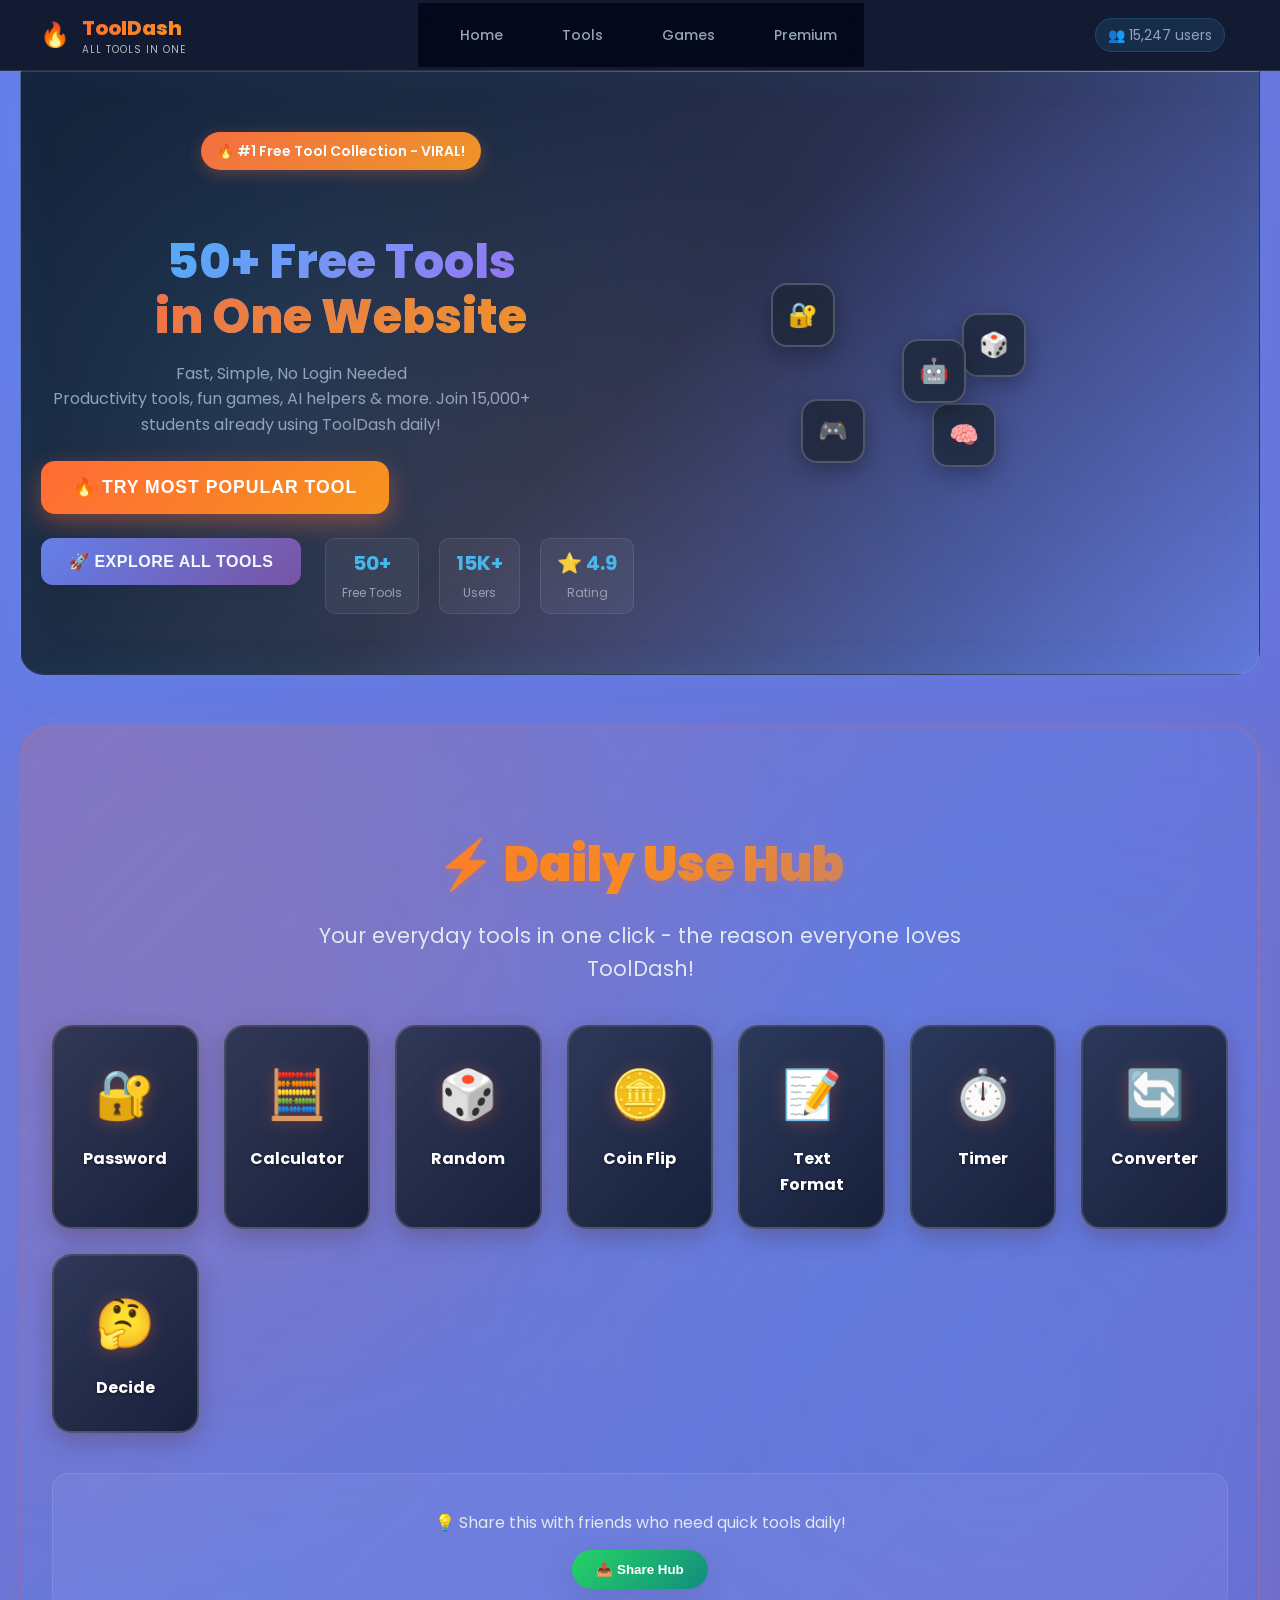
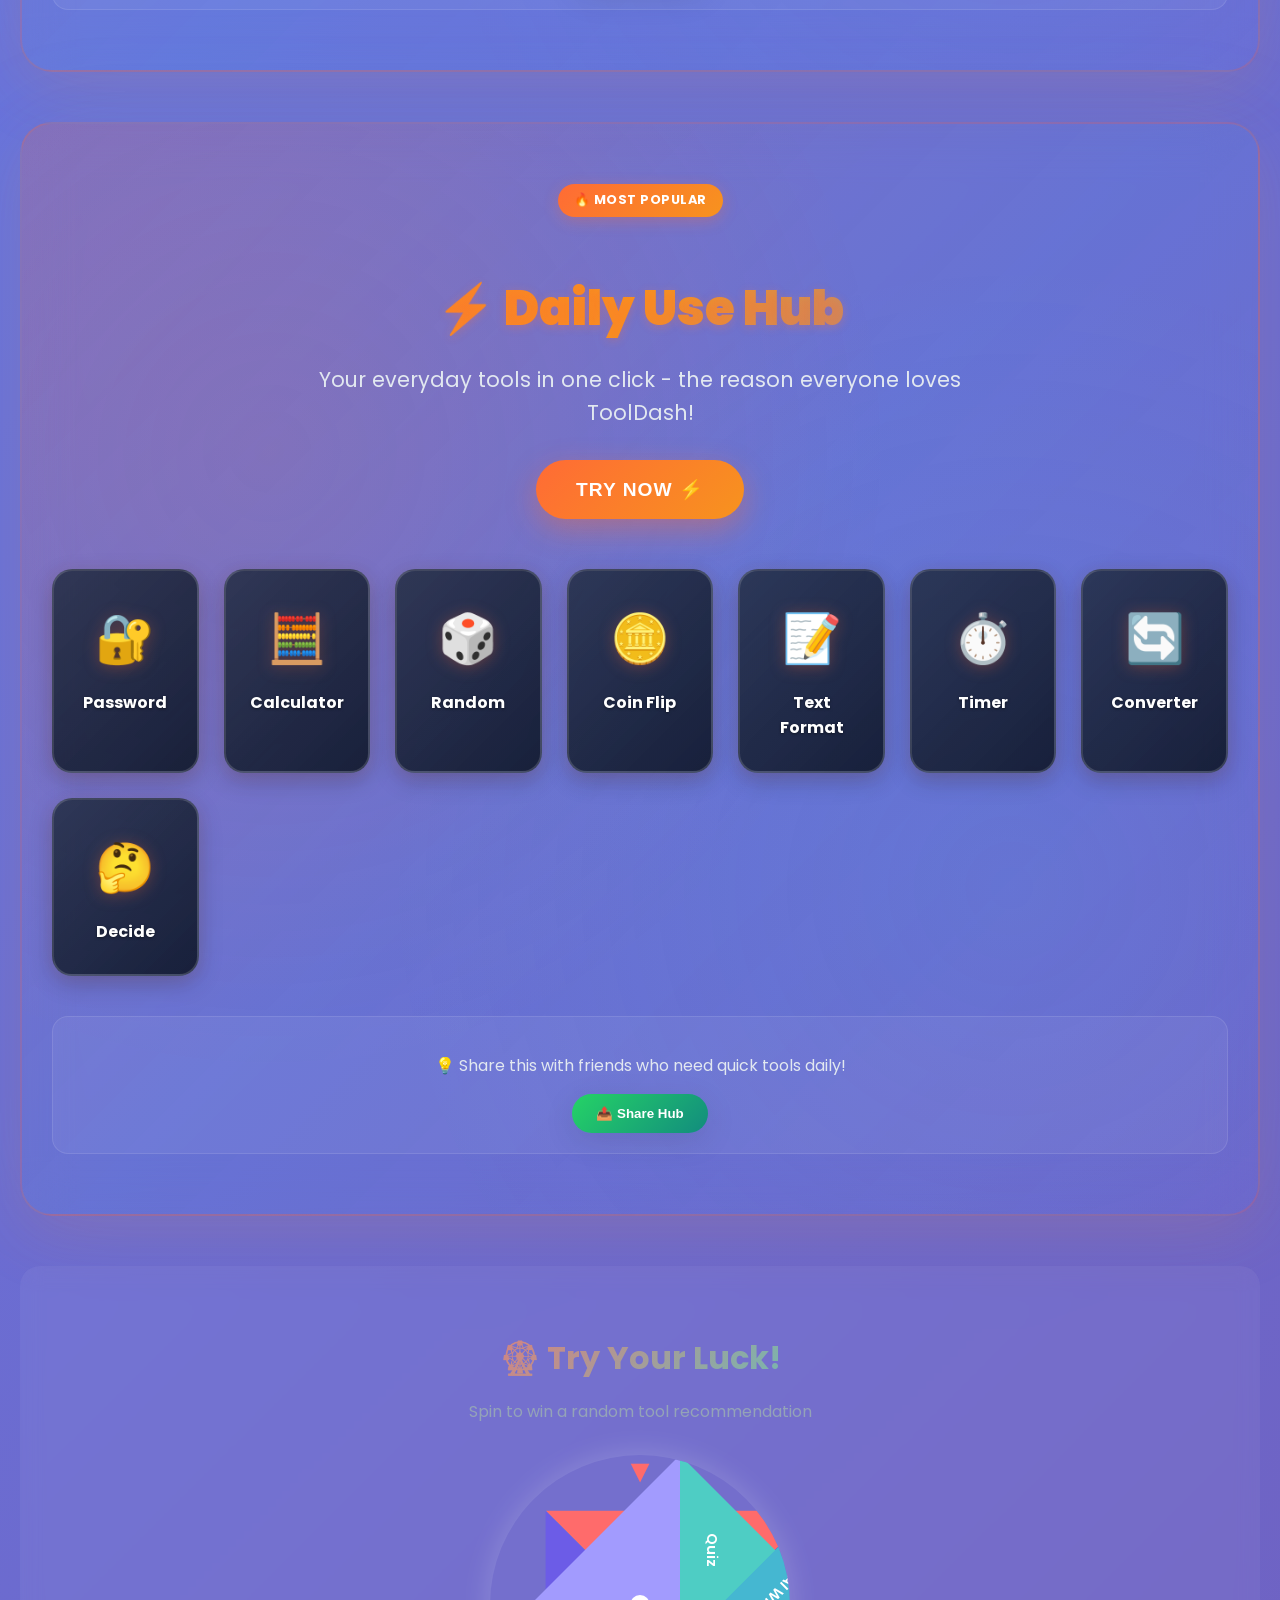
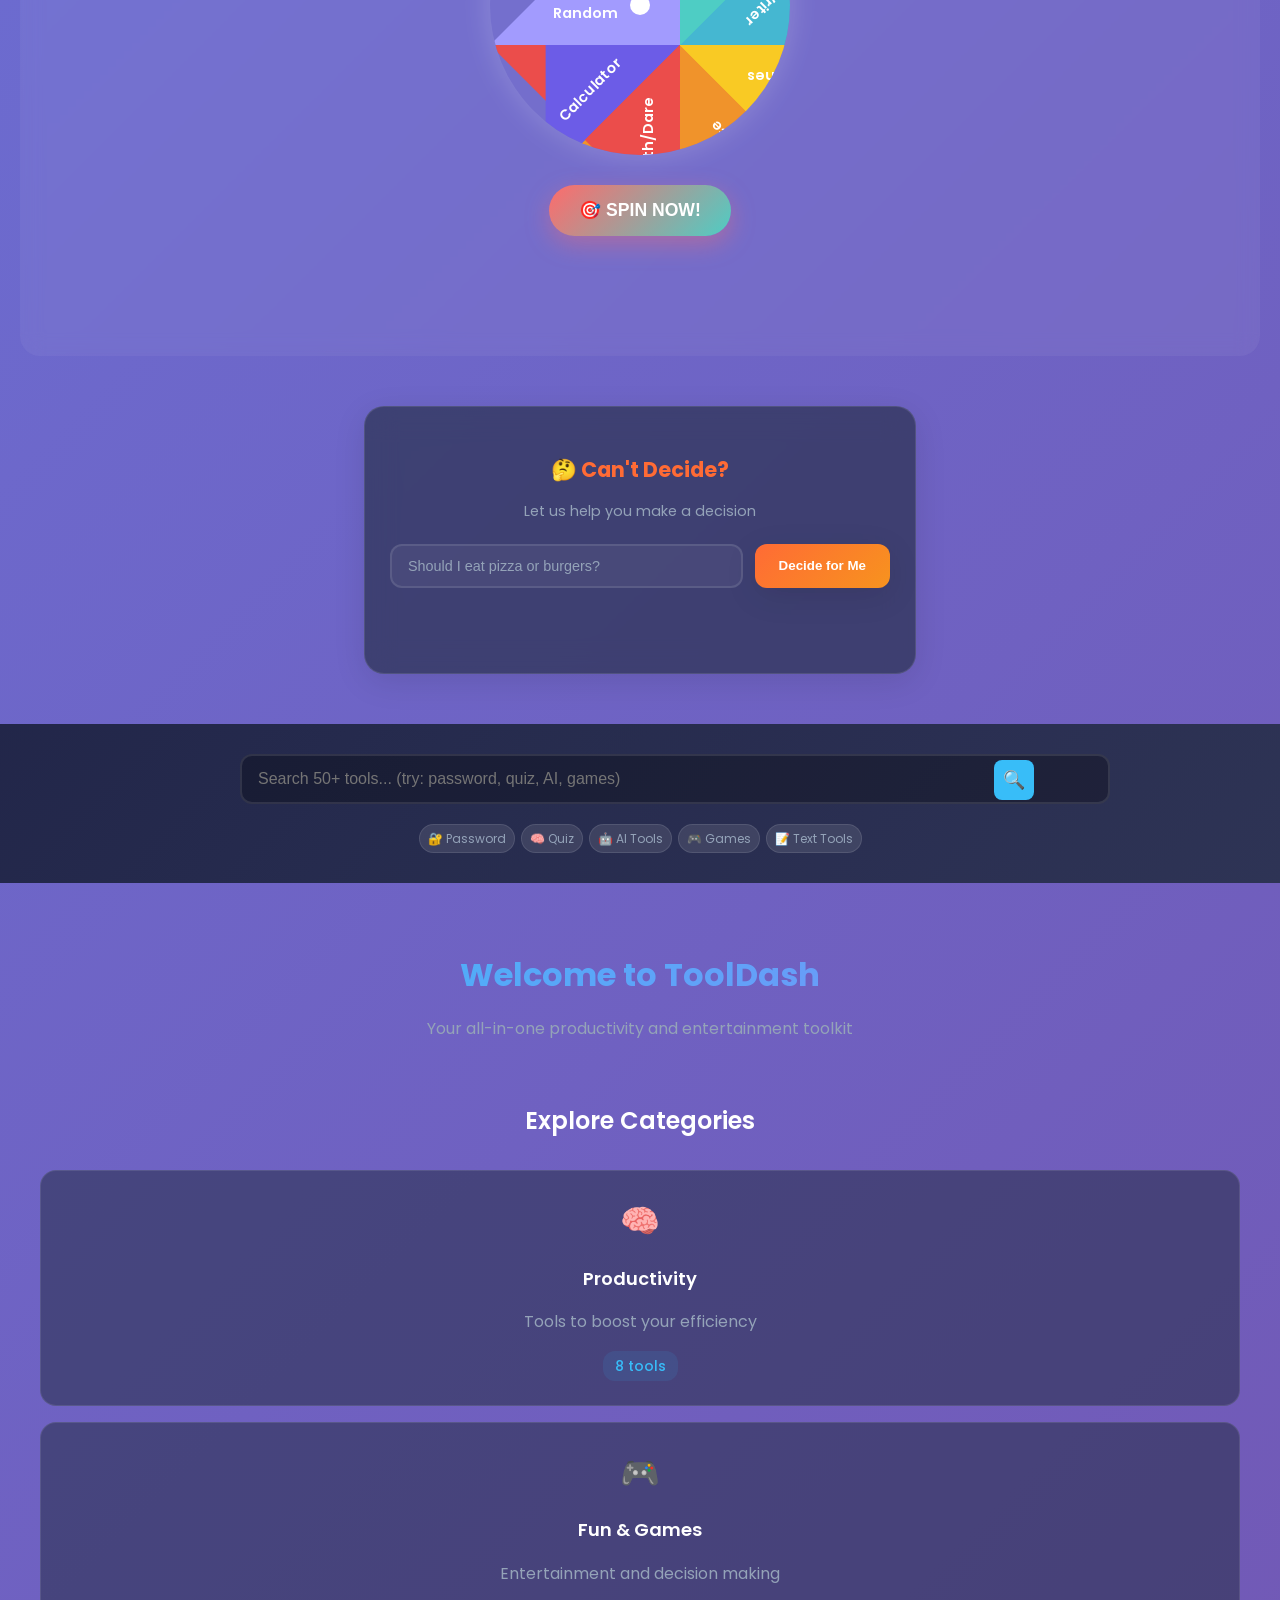
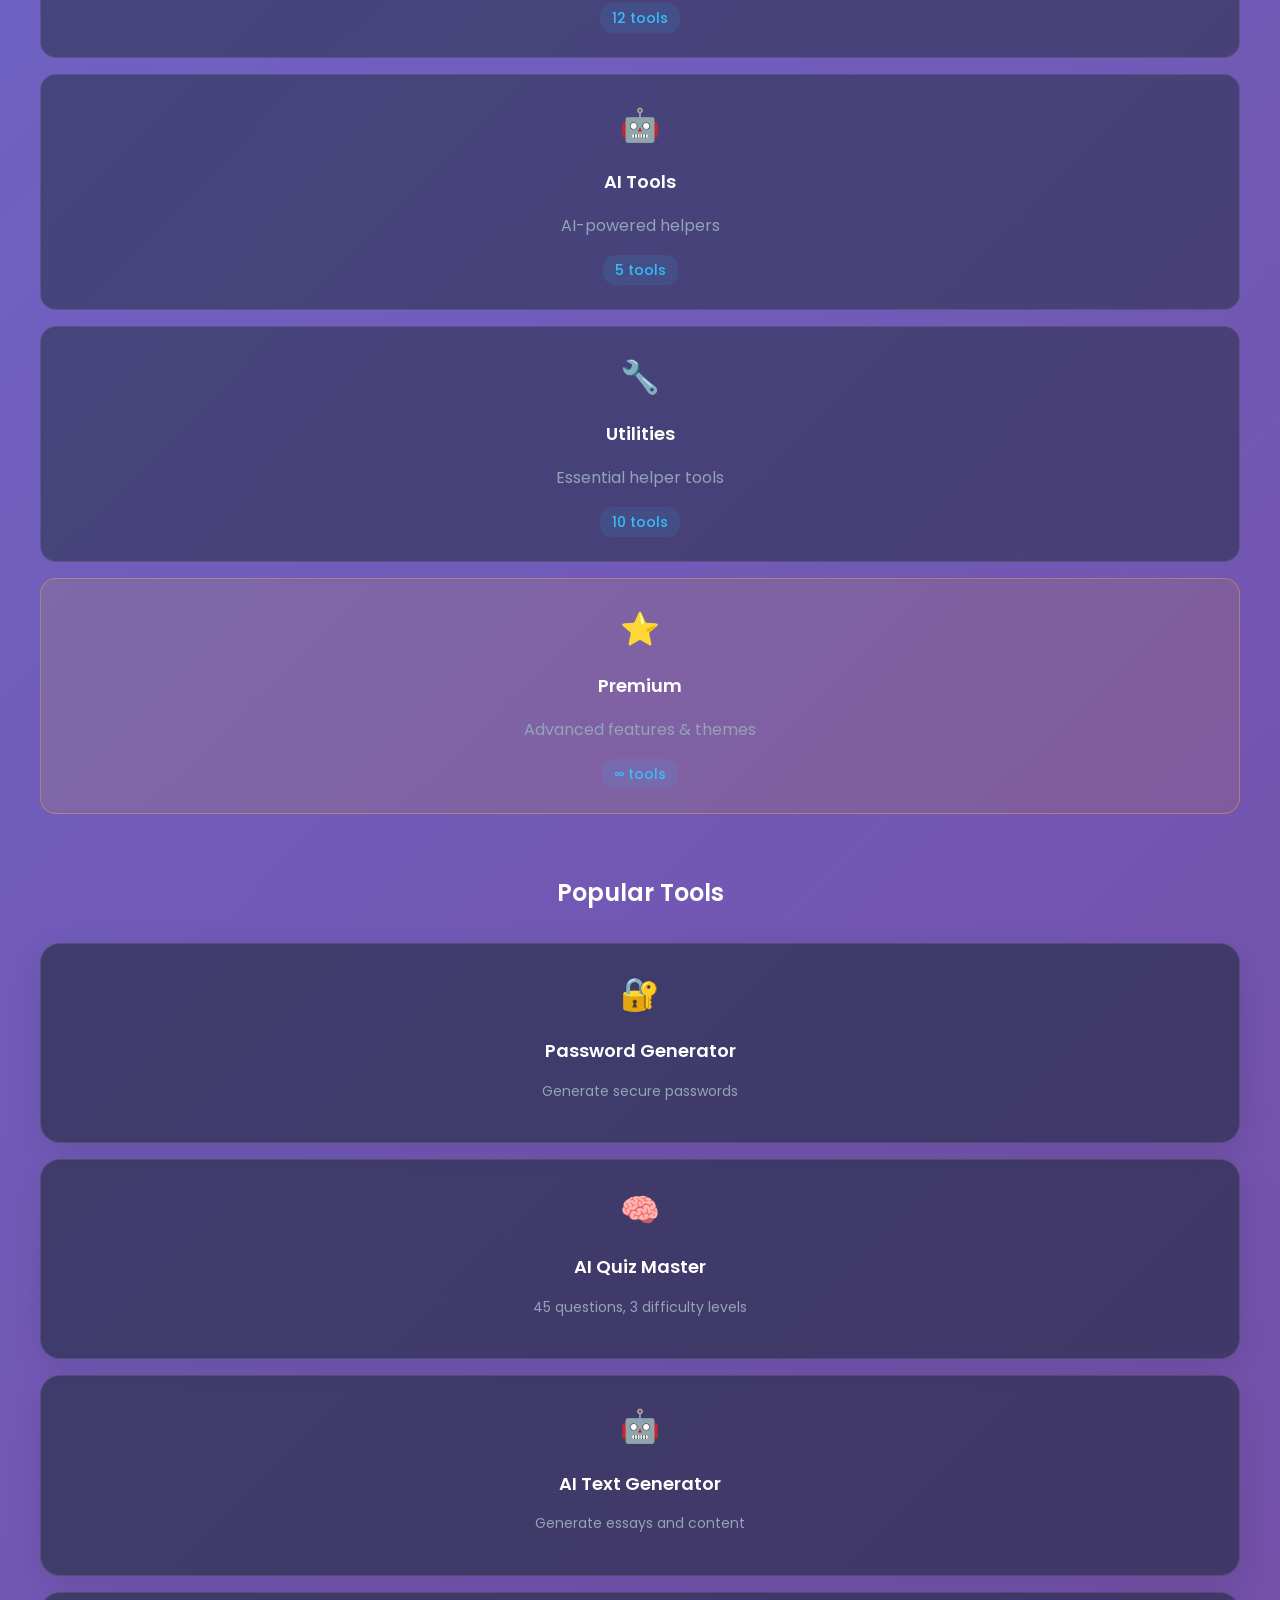
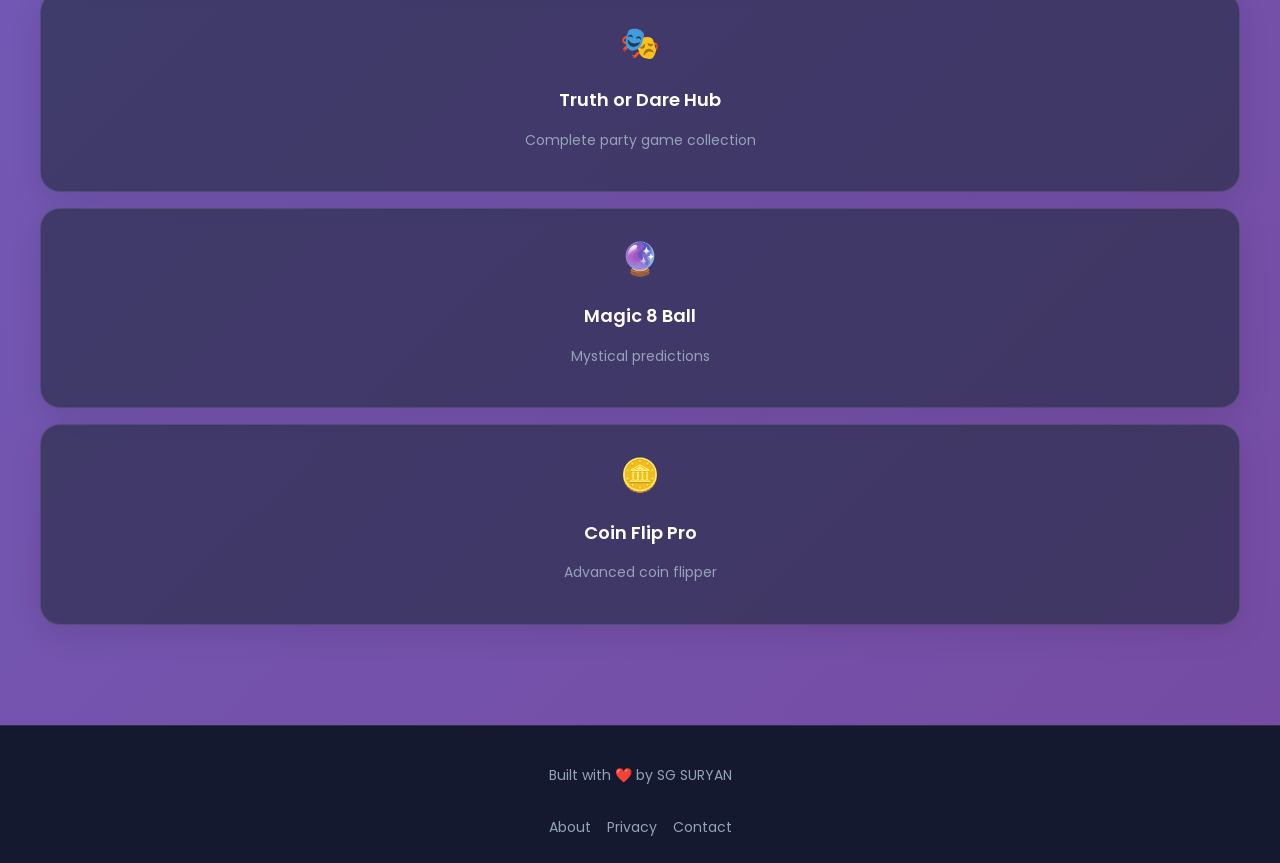
<file: index.html>
<!DOCTYPE html>
<html>
<head>
    <meta charset="UTF-8">
    <meta name="viewport" content="width=device-width, initial-scale=1.0, maximum-scale=1.0, user-scalable=no">
    <title>Free Online Multi Tool Website for Students - ToolDash</title>
    <meta name="description" content="🚀 ToolDash Daily Use Hub - 8 Essential Tools in One Click! Password generator, calculator, coin flip, decision maker & more. The toolkit every student needs! 🔥 50+ total tools.">
    <meta name="keywords" content="free online tools, student tools, AI quiz, password generator, text formatter, calculator, games, productivity tools, decision maker, spin wheel">
    <meta name="author" content="SG SURYAN">
    <meta name="viewport" content="width=device-width, initial-scale=1.0">
    <link rel="icon" type="image/x-icon" href="favicon.ico">
    <link rel="preconnect" href="https://fonts.googleapis.com">
    <link rel="preconnect" href="https://fonts.gstatic.com" crossorigin>
    <link href="https://fonts.googleapis.com/css2?family=Poppins:wght@300;400;500;600;700;800&display=swap" rel="stylesheet">
    <link rel="stylesheet" href="style.css">
</head>

<body>

    <!-- MAIN DASHBOARD -->
    <div id="mainApp" class="main-app">

        <!-- UNIFIED HEADER -->
        <header class="app-header">
            <div class="header-content">
                <div class="logo">
                    <span class="logo-icon">🔥</span>
                    <div class="logo-content">
                        <span class="logo-text">ToolDash</span>
                        <span class="logo-tagline">All Tools in One</span>
                    </div>
                </div>
                <nav class="main-nav">
                    <a href="#" class="nav-link active" onclick="showDashboard()">Home</a>
                    <a href="#" class="nav-link" onclick="showCategories()">Tools</a>
                    <a href="#" class="nav-link" onclick="showGames()">Games</a>
                    <a href="#" class="nav-link" onclick="showPremium()">Premium</a>
                </nav>
                <div class="header-actions">
                    <div class="user-stats">
                        <span class="user-count">👥 15,247 users</span>
                    </div>
                    <button class="theme-toggle" onclick="toggleTheme()" title="Toggle Theme">🌓</button>
                </div>
            </div>
        </header>

         <!-- BIG HERO SECTION -->
        <section class="hero-section">
            <div class="hero-content">
                <div class="hero-badge">
                    🔥 #1 Free Tool Collection - VIRAL!
                </div>
                <h1 class="hero-title">
                    50+ Free Tools<br>
                    <span class="hero-highlight">in One Website</span>
                </h1>
                <p class="hero-subtitle">
                    Fast, Simple, No Login Needed<br>
                    Productivity tools, fun games, AI helpers & more. Join 15,000+ students already using ToolDash daily!
                </p>
                <div class="hero-actions">
                    <button class="hero-cta-primary" onclick="window.location.href='quiz.html'">
                        🔥 Try Most Popular Tool
                    </button>
                    <button class="hero-cta" onclick="try{scrollToTools()}catch(e){document.getElementById('dashboardContent').scrollIntoView(true)}">
                        🚀 Explore All Tools
                    </button>
                    <div class="hero-stats">
                        <div class="stat-item">
                            <span class="stat-number">50+</span>
                            <span class="stat-label">Free Tools</span>
                        </div>
                        <div class="stat-item">
                            <span class="stat-number">15K+</span>
                            <span class="stat-label">Users</span>
                        </div>
                        <div class="stat-item">
                            <span class="stat-number">⭐ 4.9</span>
                            <span class="stat-label">Rating</span>
                        </div>
                    </div>
                </div>
            </div>
            <div class="hero-visual">
                <div class="floating-tools">
                    <div class="floating-tool tool-1">🔐</div>
                    <div class="floating-tool tool-2">🧠</div>
                    <div class="floating-tool tool-3">🎮</div>
                    <div class="floating-tool tool-4">🎲</div>
                    <div class="floating-tool tool-5">🤖</div>
                </div>
            </div>
        </section>

        <!-- DAILY USE HUB - SIGNATURE FEATURE -->
        <section class="daily-hub-section">
            <div class="daily-hub-container">
                <div class="hub-header">
                    <h2>⚡ Daily Use Hub</h2>
                    <p>Your everyday tools in one click - the reason everyone loves ToolDash!</p>
                </div>

                <div class="quick-tools-grid">
                    <div class="quick-tool" onclick="window.location.href='password.html'">
                        <div class="quick-icon">🔐</div>
                        <span>Password</span>
                    </div>
                    <div class="quick-tool" onclick="window.location.href='calculator.html'">
                        <div class="quick-icon">🧮</div>
                        <span>Calculator</span>
                    </div>
                    <div class="quick-tool" onclick="window.location.href='random.html'">
                        <div class="quick-icon">🎲</div>
                        <span>Random</span>
                    </div>
                    <div class="quick-tool" onclick="window.location.href='coinflip.html'">
                        <div class="quick-icon">🪙</div>
                        <span>Coin Flip</span>
                    </div>
                    <div class="quick-tool" onclick="window.location.href='text-formatter.html'">
                        <div class="quick-icon">📝</div>
                        <span>Text Format</span>
                    </div>
                    <div class="quick-tool" onclick="window.location.href='timer.html'">
                        <div class="quick-icon">⏱️</div>
                        <span>Timer</span>
                    </div>
                    <div class="quick-tool" onclick="window.location.href='converter.html'">
                        <div class="quick-icon">🔄</div>
                        <span>Converter</span>
                    </div>
                    <div class="quick-tool" onclick="makeDecision()">
                        <div class="quick-icon">🤔</div>
                        <span>Decide</span>
                    </div>
                </div>

                <div class="hub-share">
                    <p>💡 Share this with friends who need quick tools daily!</p>
                    <button class="share-btn" onclick="shareDailyHub()">📤 Share Hub</button>
                </div>
            </div>
        </section>

        <!-- DAILY USE HUB - STAR FEATURE -->
        <section class="daily-hub-section star-feature">
            <div class="daily-hub-container">
                <div class="hub-header">
                    <div class="hub-badge">🔥 Most Popular</div>
                    <h2>⚡ Daily Use Hub</h2>
                    <p>Your everyday tools in one click - the reason everyone loves ToolDash!</p>
                    <button class="hub-cta" onclick="scrollToHub()">Try Now ⚡</button>
                </div>

                <div class="quick-tools-grid">
                    <div class="quick-tool" onclick="window.location.href='password.html'">
                        <div class="quick-icon">🔐</div>
                        <span>Password</span>
                    </div>
                    <div class="quick-tool" onclick="window.location.href='calculator.html'">
                        <div class="quick-icon">🧮</div>
                        <span>Calculator</span>
                    </div>
                    <div class="quick-tool" onclick="window.location.href='random.html'">
                        <div class="quick-icon">🎲</div>
                        <span>Random</span>
                    </div>
                    <div class="quick-tool" onclick="window.location.href='coinflip.html'">
                        <div class="quick-icon">🪙</div>
                        <span>Coin Flip</span>
                    </div>
                    <div class="quick-tool" onclick="window.location.href='text-formatter.html'">
                        <div class="quick-icon">📝</div>
                        <span>Text Format</span>
                    </div>
                    <div class="quick-tool" onclick="window.location.href='timer.html'">
                        <div class="quick-icon">⏱️</div>
                        <span>Timer</span>
                    </div>
                    <div class="quick-tool" onclick="window.location.href='converter.html'">
                        <div class="quick-icon">🔄</div>
                        <span>Converter</span>
                    </div>
                    <div class="quick-tool" onclick="makeDecision()">
                        <div class="quick-icon">🤔</div>
                        <span>Decide</span>
                    </div>
                </div>

                <div class="hub-share">
                    <p>💡 Share this with friends who need quick tools daily!</p>
                    <button class="share-btn" onclick="shareDailyHub()">📤 Share Hub</button>
                </div>
            </div>
        </section>

        <!-- VIRAL SPIN WHEEL -->
        <section class="spin-wheel-section">
            <div class="spin-wheel-container">
                <h2>🎡 Try Your Luck!</h2>
                <p>Spin to win a random tool recommendation</p>
                <div class="wheel-container">
                    <div class="wheel" id="spinWheel">
                        <div class="wheel-section" style="--i:1; --color:#ff6b6b;">Password</div>
                        <div class="wheel-section" style="--i:2; --color:#4ecdc4;">Quiz</div>
                        <div class="wheel-section" style="--i:3; --color:#45b7d1;">AI Writer</div>
                        <div class="wheel-section" style="--i:4; --color:#f9ca24;">Games</div>
                        <div class="wheel-section" style="--i:5; --color:#f0932b;">Dice</div>
                        <div class="wheel-section" style="--i:6; --color:#eb4d4b;">Truth/Dare</div>
                        <div class="wheel-section" style="--i:7; --color:#6c5ce7;">Calculator</div>
                        <div class="wheel-section" style="--i:8; --color:#a29bfe;">Random</div>
                    </div>
                    <div class="wheel-pointer">▼</div>
                </div>
                <button class="spin-btn" onclick="spinWheel()">🎯 SPIN NOW!</button>
                <div class="spin-result" id="spinResult"></div>
            </div>
        </section>

        <!-- YES OR NO DECISION TOOL -->
        <section class="decision-section">
            <div class="decision-widget">
                <h3>🤔 Can't Decide?</h3>
                <p>Let us help you make a decision</p>
                <div class="decision-input">
                    <input type="text" id="decisionQuestion" placeholder="Should I eat pizza or burgers?" class="decision-input-field">
                    <button class="decision-btn" onclick="makeDecision()">Decide for Me</button>
                </div>
                <div class="decision-result" id="decisionResult"></div>
            </div>
        </section>

        <!-- SEARCH BAR -->
        <section class="search-section">
            <div class="search-container">
                <div class="search-input-wrapper">
                    <input type="text" id="searchInput" placeholder="Search 50+ tools... (try: password, quiz, AI, games)" class="search-input">
                    <button class="search-btn" onclick="performSearch()">🔍</button>
                </div>
                <div class="search-hints">
                    <span class="hint-tag" onclick="searchByTag('password')">🔐 Password</span>
                    <span class="hint-tag" onclick="searchByTag('quiz')">🧠 Quiz</span>
                    <span class="hint-tag" onclick="searchByTag('ai')">🤖 AI Tools</span>
                    <span class="hint-tag" onclick="searchByTag('games')">🎮 Games</span>
                    <span class="hint-tag" onclick="searchByTag('text')">📝 Text Tools</span>
                </div>
            </div>
        </section>

        <!-- DASHBOARD CONTENT -->
        <main class="dashboard-content" id="dashboardContent">

            <!-- FEATURED TOOLS - PREMIUM SIZE -->
            <section class="featured-section">
                <h2>⭐ Premium Featured Tools</h2>
                <div class="featured-grid">
                    <div class="featured-card featured-large" onclick="window.location.href='quiz.html'">
                        <div class="featured-icon">🧠</div>
                        <div class="featured-content">
                            <h3>AI Quiz Master</h3>
                            <p>Test your knowledge with 45+ questions across 3 difficulty levels. Challenge yourself!</p>
                            <span class="featured-badge">Most Popular</span>
                        </div>
                    </div>

                    <div class="featured-card" onclick="window.location.href='ai-writer.html'">
                        <div class="featured-icon">🤖</div>
                        <div class="featured-content">
                            <h3>AI Text Generator</h3>
                            <p>Create essays, stories, and content with AI assistance</p>
                            <span class="featured-badge">Trending</span>
                        </div>
                    </div>

                    <div class="featured-card" onclick="window.location.href='truthdare.html'">
                        <div class="featured-icon">🎭</div>
                        <div class="featured-content">
                            <h3>Party Games Hub</h3>
                            <p>Truth or Dare, Never Have I Ever, and more party games</p>
                            <span class="featured-badge">Viral Fun</span>
                        </div>
                    </div>
                </div>
            </section>

            <!-- CATEGORIES GRID -->
            <section class="categories-section">
                <h2>🎯 Tool Categories</h2>
                <div class="categories-grid">
                    <div class="category-card" onclick="showCategoryTools('productivity')">
                        <div class="category-icon">🧠</div>
                        <h3>Productivity</h3>
                        <p>Work smarter with powerful tools</p>
                        <div class="tool-count">8 tools</div>
                    </div>

                    <div class="category-card" onclick="showCategoryTools('ai')">
                        <div class="category-icon">🤖</div>
                        <h3>AI Tools</h3>
                        <p>AI-powered helpers & generators</p>
                        <div class="tool-count">5 tools</div>
                    </div>

                    <div class="category-card" onclick="showCategoryTools('games')">
                        <div class="category-icon">🎮</div>
                        <h3>Games & Fun</h3>
                        <p>Games, quizzes & entertainment</p>
                        <div class="tool-count">12 tools</div>
                    </div>

                    <div class="category-card" onclick="showCategoryTools('utilities')">
                        <div class="category-icon">🔧</div>
                        <h3>Utilities</h3>
                        <p>Essential helper tools</p>
                        <div class="tool-count">10 tools</div>
                    </div>

                    <div class="category-card" onclick="showCategoryTools('text')">
                        <div class="category-icon">📝</div>
                        <h3>Text Tools</h3>
                        <p>Format, convert & manipulate text</p>
                        <div class="tool-count">6 tools</div>
                    </div>

                    <div class="category-card" onclick="showCategoryTools('ai')">
                        <div class="category-icon">🤖</div>
                        <h3>AI Tools</h3>
                        <p>AI-powered helpers & generators</p>
                        <div class="tool-count">5 tools</div>
                    </div>

                    <div class="category-card" onclick="showCategoryTools('games')">
                        <div class="category-icon">🎮</div>
                        <h3>Games & Fun</h3>
                        <p>Games, quizzes & entertainment</p>
                        <div class="tool-count">12 tools</div>
                    </div>

                    <div class="category-card" onclick="showCategoryTools('utilities')">
                        <div class="category-icon">🔧</div>
                        <h3>Utilities</h3>
                        <p>Essential helper tools</p>
                        <div class="tool-count">10 tools</div>
                    </div>

                    <div class="category-card" onclick="showCategoryTools('text')">
                        <div class="category-icon">📝</div>
                        <h3>Text Tools</h3>
                        <p>Format, convert & manipulate text</p>
                        <div class="tool-count">6 tools</div>
                    </div>

                    <div class="category-card premium-category" onclick="showPremiumModal()">
                        <div class="category-icon">⭐</div>
                        <h3>Premium</h3>
                        <p>Advanced features & themes</p>
                        <div class="tool-count">∞ tools</div>
                    </div>
                </div>
            </section>

            <!-- DAILY CHALLENGE -->
            <section class="daily-challenge">
                <div class="challenge-card">
                    <div class="challenge-header">
                        <span class="challenge-icon">🎯</span>
                        <h3>Daily Challenge</h3>
                        <span class="challenge-date">Today</span>
                    </div>
                    <p class="challenge-text">Complete the AI Quiz with 90%+ score on Hard difficulty!</p>
                    <div class="challenge-progress">
                        <div class="progress-bar">
                            <div class="progress-fill" style="width: 0%"></div>
                        </div>
                        <span class="progress-text">0/1 completed</span>
                    </div>
                    <button class="challenge-btn" onclick="window.location.href='quiz.html'">Take Challenge</button>
                </div>
            </section>

            <!-- POPULAR TOOLS -->
            <section class="popular-section">
                <h2>🔥 Popular This Week</h2>
                <div class="tools-grid" id="popularTools">
                    <!-- Tools loaded by JavaScript -->
                    <a href="password.html" class="tool-card">
                        <div class="tool-icon">🔐</div>
                        <h3>Password Generator</h3>
                        <p>Secure password creation</p>
                        <span class="tool-trend">🔥 Hot</span>
                    </a>
                    <a href="quiz.html" class="tool-card">
                        <div class="tool-icon">🧠</div>
                        <h3>AI Quiz Master</h3>
                        <p>45 questions, 3 levels</p>
                        <span class="tool-trend">⭐ Top</span>
                    </a>
                    <a href="ai-writer.html" class="tool-card">
                        <div class="tool-icon">🤖</div>
                        <h3>AI Writer</h3>
                        <p>Generate content with AI</p>
                        <span class="tool-trend">🆕 New</span>
                    </a>
                    <a href="truthdare.html" class="tool-card">
                        <div class="tool-icon">🎭</div>
                        <h3>Truth or Dare</h3>
                        <p>Party game collection</p>
                        <span class="tool-trend">🎮 Fun</span>
                    </a>
                    <a href="magic8.html" class="tool-card">
                        <div class="tool-icon">🔮</div>
                        <h3>Magic 8 Ball</h3>
                        <p>Mystical predictions</p>
                        <span class="tool-trend">✨ Magic</span>
                    </a>
                    <a href="text-formatter.html" class="tool-card">
                        <div class="tool-icon">📝</div>
                        <h3>Text Formatter</h3>
                        <p>Format & beautify text</p>
                        <span class="tool-trend">📝 Useful</span>
                    </a>
                    <a href="coinflip.html" class="tool-card">
                        <div class="tool-icon">🪙</div>
                        <h3>Coin Flip</h3>
                        <p>Make decisions</p>
                        <span class="tool-trend">🎲 Quick</span>
                    </a>
                    <a href="joke.html" class="tool-card">
                        <div class="tool-icon">😂</div>
                        <h3>Joke Generator</h3>
                        <p>Random humor</p>
                        <span class="tool-trend">😄 Funny</span>
                    </a>
                </div>
            </section>

            <!-- DAILY TOOL & NEW FEATURES -->
            <section class="daily-section">
                <div class="daily-container">
                    <div class="daily-tool">
                        <div class="daily-header">
                            <span class="daily-icon">🌟</span>
                            <h3>Daily Tool</h3>
                            <span class="daily-date">Today</span>
                        </div>
                        <p class="daily-description">Today's featured tool: <strong>AI Text Summarizer</strong> - Condense long articles into key points instantly!</p>
                        <button class="daily-btn" onclick="window.location.href='ai-summarizer.html'">Try It Now</button>
                    </div>

                    <div class="new-feature">
                        <div class="feature-header">
                            <span class="feature-icon">🚀</span>
                            <h3>New This Week</h3>
                        </div>
                        <ul class="feature-list">
                            <li>✨ Voice Truth or Dare (Premium)</li>
                            <li>🎲 Custom Dice Roller</li>
                            <li>🤖 AI Grammar Checker</li>
                            <li>📱 QR Code Generator</li>
                        </ul>
                    </div>
                </div>
            </section>

        </main>

    </div>

    <script>
        // Tool Database - 50+ Tools!
        const tools = {
            productivity: [
                { id: 'password', name: 'Password Generator', icon: '🔐', desc: 'Generate secure passwords', page: 'password.html', popular: true },
                { id: 'quiz', name: 'AI Quiz Master', icon: '🧠', desc: '45 questions, 3 difficulty levels', page: 'quiz.html', popular: true },
                { id: 'notes', name: 'Smart Notes', icon: '📝', desc: 'Save and organize your notes', page: 'notes.html', popular: false },
                { id: 'todo', name: 'Task Manager', icon: '✅', desc: 'Organize your daily tasks', page: 'todo.html', popular: false },
                { id: 'calculator', name: 'Advanced Calculator', icon: '🧮', desc: 'Scientific calculator', page: 'calculator.html', popular: false },
                { id: 'timer', name: 'Focus Timer', icon: '⏱️', desc: 'Pomodoro timer for productivity', page: 'timer.html', popular: false },
                { id: 'converter', name: 'Unit Converter', icon: '🔄', desc: 'Convert units and measurements', page: 'converter.html', popular: false },
                { id: 'advanced-password', name: 'Advanced Password', icon: '🔓', desc: 'Premium password tools', page: 'advanced-password.html', premium: true }
            ],
            ai: [
                { id: 'ai-writer', name: 'AI Text Generator', icon: '🤖', desc: 'Generate essays and content', page: 'ai-writer.html', popular: true },
                { id: 'ai-summarizer', name: 'Text Summarizer', icon: '📄', desc: 'Summarize long texts with AI', page: 'ai-summarizer.html', popular: false },
                { id: 'ai-translator', name: 'Language Translator', icon: '🌐', desc: 'Translate between languages', page: 'ai-translator.html', popular: false },
                { id: 'ai-grammar', name: 'Grammar Checker', icon: '✏️', desc: 'Check grammar and spelling', page: 'ai-grammar.html', popular: false },
                { id: 'ai-chat', name: 'AI Chat Bot', icon: '💬', desc: 'Chat with AI assistant', page: 'ai-chat.html', premium: true }
            ],
            games: [
                { id: 'truthdare', name: 'Truth or Dare Hub', icon: '🎭', desc: 'Complete party game collection', page: 'truthdare.html', popular: true },
                { id: 'never-have-i-ever', name: 'Never Have I Ever', icon: '🚫', desc: 'Fun party questions', page: 'never-have-i-ever.html', popular: false },
                { id: 'would-you-rather', name: 'Would You Rather', icon: '🤔', desc: 'Tough choice questions', page: 'would-you-rather.html', popular: false },
                { id: 'magic8', name: 'Magic 8 Ball', icon: '🔮', desc: 'Mystical predictions', page: 'magic8.html', popular: true },
                { id: 'rps', name: 'Rock Paper Scissors+', icon: '✂️', desc: 'Advanced version with stats', page: 'rps.html', popular: false },
                { id: 'word-guess', name: 'Word Guessing Game', icon: '🔤', desc: 'Guess the hidden word', page: 'word-guess.html', popular: false },
                { id: 'math-game', name: 'Math Challenge', icon: '🔢', desc: 'Quick math problems', page: 'math-game.html', popular: false },
                { id: 'memory-game', name: 'Memory Cards', icon: '🃏', desc: 'Test your memory skills', page: 'memory-game.html', popular: false },
                { id: 'snake-game', name: 'Snake Game', icon: '🐍', desc: 'Classic arcade game', page: 'snake-game.html', popular: false },
                { id: 'tetris', name: 'Mini Tetris', icon: '🧩', desc: 'Block puzzle game', page: 'tetris.html', premium: true },
                { id: 'voice-truthdare', name: 'Voice Truth or Dare', icon: '🎤', desc: 'Voice-powered party game', premium: true },
                { id: 'quiz-arena', name: 'Quiz Arena', icon: '🏟️', desc: 'Multiplayer quiz battles', premium: true }
            ],
            utilities: [
                { id: 'random', name: 'Random Generator', icon: '🎲', desc: 'Numbers, names, colors', page: 'random.html', popular: false },
                { id: 'coinflip', name: 'Coin Flip Pro', icon: '🪙', desc: 'Advanced coin flipper', page: 'coinflip.html', popular: true },
                { id: 'dice', name: 'Dice Master', icon: '🎯', desc: 'Roll any type of dice', page: 'dice.html', popular: false },
                { id: 'color-picker', name: 'Color Picker', icon: '🎨', desc: 'Pick and convert colors', page: 'color-picker.html', popular: false },
                { id: 'qr-generator', name: 'QR Code Generator', icon: '📱', desc: 'Generate QR codes', page: 'qr-generator.html', popular: false },
                { id: 'barcode', name: 'Barcode Generator', icon: '📊', desc: 'Create barcodes', page: 'barcode.html', popular: false },
                { id: 'url-shortener', name: 'URL Shortener', icon: '🔗', desc: 'Shorten long URLs', page: 'url-shortener.html', popular: false },
                { id: 'password-strength', name: 'Password Analyzer', icon: '🔍', desc: 'Check password strength', page: 'password-strength.html', popular: false },
                { id: 'custom-dice', name: 'Custom Dice', icon: '🎲', desc: 'Create your own dice', premium: true },
                { id: 'file-converter', name: 'File Converter', icon: '📁', desc: 'Convert file formats', premium: true }
            ],
            text: [
                { id: 'text-formatter', name: 'Text Formatter', icon: '📝', desc: 'Format and beautify text', page: 'text-formatter.html', popular: true },
                { id: 'case-converter', name: 'Case Converter', icon: '🔤', desc: 'Change text case styles', page: 'case-converter.html', popular: false },
                { id: 'word-counter', name: 'Word Counter', icon: '📊', desc: 'Count words and characters', page: 'word-counter.html', popular: false },
                { id: 'text-to-speech', name: 'Text to Speech', icon: '🔊', desc: 'Convert text to audio', page: 'text-to-speech.html', popular: false },
                { id: 'speech-to-text', name: 'Speech to Text', icon: '🎙️', desc: 'Convert speech to text', page: 'speech-to-text.html', popular: false },
                { id: 'text-diff', name: 'Text Comparator', icon: '⚖️', desc: 'Compare two texts', page: 'text-diff.html', premium: true }
            ]
        };

        let currentView = 'dashboard';
        let currentCategory = null;

        // Initialize App on load
        window.onload = function() {
            console.log("ToolDash initializing...");
            
            // First, make sure dashboard content is visible
            const dashboardContent = document.querySelector('.dashboard-content');
            if (dashboardContent) {
                console.log("Dashboard content found, showing dashboard...");
                showDashboard();
            } else {
                console.error("Dashboard content NOT found!");
            }
            
            // Setup search functionality
            setupSearch();
            
            // Check premium status
            checkPremiumStatus();
            
            console.log("ToolDash initialized!");
        };
        
        // Debug - test if functions exist
        function testDebug() {
            alert('JS is working! Functions: showDashboard=' + typeof showDashboard + 
                  ', showCategories=' + typeof showCategories + 
                  ', showPremium=' + typeof showPremium);
        }
        
        // Add global error handler
        window.onerror = function(msg, url, line) {
            console.error('JS Error:', msg, 'at line', line);
            alert('Error: ' + msg);
            return false;
        };

        // Navigation Functions with smooth animations
        function showDashboard() {
            console.log("showDashboard called");
            try {
                currentView = 'dashboard';
                currentCategory = null;
                updateNavigation('dashboard');

                var content = document.querySelector('.dashboard-content');
                if (content) {
                    // Add fade out animation
                    content.style.opacity = '0';
                    content.style.transform = 'translateY(-10px)';

                    setTimeout(() => {
                        content.innerHTML = getDashboardHTML();
                        loadPopularTools();

                        // Add fade in animation
                        content.style.transition = 'all 0.3s ease-out';
                        content.style.opacity = '1';
                        content.style.transform = 'translateY(0)';
                    }, 150);
                } else {
                    console.error("dashboard-content element not found!");
                }
            } catch(e) {
                console.error("Error in showDashboard:", e);
            }
        }

        function showCategories() {
            console.log("showCategories called");
            try {
                currentView = 'categories';
                updateNavigation('categories');
                var content = document.querySelector('.dashboard-content');
                if (content) {
                    // Add fade out animation
                    content.style.opacity = '0';
                    content.style.transform = 'translateY(-10px)';

                    setTimeout(() => {
                        content.innerHTML = getCategoriesHTML();

                        // Add fade in animation
                        content.style.transition = 'all 0.3s ease-out';
                        content.style.opacity = '1';
                        content.style.transform = 'translateY(0)';
                    }, 150);
                }
            } catch(e) {
                console.error("Error in showCategories:", e);
            }
        }

        function showPremium() {
            console.log("showPremium called");
            try {
                currentView = 'premium';
                updateNavigation('premium');
                var content = document.querySelector('.dashboard-content');
                if (content) {
                    // Add fade out animation
                    content.style.opacity = '0';
                    content.style.transform = 'translateY(-10px)';

                    setTimeout(() => {
                        content.innerHTML = getPremiumHTML();

                        // Add fade in animation
                        content.style.transition = 'all 0.3s ease-out';
                        content.style.opacity = '1';
                        content.style.transform = 'translateY(0)';
                    }, 150);
                }
            } catch(e) {
                console.error("Error in showPremium:", e);
            }
        }

        function showGames() {
            console.log("showGames called");
            try {
                currentView = 'games';
                updateNavigation('games');
                var content = document.querySelector('.dashboard-content');
                if (content) {
                    content.style.opacity = '0';
                    content.style.transform = 'translateY(-10px)';

                    setTimeout(() => {
                        content.innerHTML = getGamesHTML();

                        content.style.transition = 'all 0.3s ease-out';
                        content.style.opacity = '1';
                        content.style.transform = 'translateY(0)';
                    }, 150);
                }
            } catch(e) {
                console.error("Error in showGames:", e);
            }
        }

        function getGamesHTML() {
            const gamesTools = tools.games;
            return `
                <section class="category-tools">
                    <div class="category-header">
                        <button class="back-btn" onclick="showDashboard()">← Back</button>
                        <h1>🎮 Games & Fun</h1>
                        <p>Play and have fun with our collection of games</p>
                    </div>

                    <div class="tools-grid">
                        ${gamesTools.map(tool => `
                            <div class="tool-card ${tool.premium ? 'premium-tool' : ''}" onclick="${tool.premium ? `showPremiumModal()` : `openTool('${tool.page}')`}">
                                <div class="tool-icon">${tool.icon}</div>
                                <h3>${tool.name}</h3>
                                <p>${tool.desc}</p>
                                ${tool.premium ? '<div class="premium-badge">⭐ PREMIUM</div>' : ''}
                            </div>
                        `).join('')}
                    </div>
                </section>
            `;
        }

        function showCategoryTools(category) {
            console.log("showCategoryTools called for:", category);
            try {
                currentCategory = category;
                currentView = 'category';
                updateNavigation('categories');
                var content = document.querySelector('.dashboard-content');
                if (content) {
                    // Add fade out animation
                    content.style.opacity = '0';
                    content.style.transform = 'translateY(-10px)';

                    setTimeout(() => {
                        content.innerHTML = getCategoryToolsHTML(category);

                        // Add fade in animation
                        content.style.transition = 'all 0.3s ease-out';
                        content.style.opacity = '1';
                        content.style.transform = 'translateY(0)';
                    }, 150);
                }
            } catch(e) {
                console.error("Error in showCategoryTools:", e);
            }
        }

        function updateNavigation(active) {
            try {
                document.querySelectorAll('.nav-link').forEach(link => {
                    link.classList.remove('active');
                });
                var activeLink = document.querySelector('[onclick*="' + active + '"]');
                if (activeLink) {
                    activeLink.classList.add('active');
                }
            } catch(e) {
                console.error("Error in updateNavigation:", e);
            }
        }

        // HTML Generators
        function getDashboardHTML() {
            return `
                <section class="welcome-section">
                    <h1>Welcome to ToolDash</h1>
                    <p>Your all-in-one productivity and entertainment toolkit</p>
                </section>

                <section class="categories-section">
                    <h2>Explore Categories</h2>
                    <div class="categories-grid">
                        <div class="category-card" onclick="showCategoryTools('productivity')" style="cursor:pointer">
                            <div class="category-icon">🧠</div>
                            <h3>Productivity</h3>
                            <p>Tools to boost your efficiency</p>
                            <div class="tool-count">${tools.productivity.length} tools</div>
                        </div>

                        <div class="category-card" onclick="showCategoryTools('games')" style="cursor:pointer">
                            <div class="category-icon">🎮</div>
                            <h3>Fun & Games</h3>
                            <p>Entertainment and decision making</p>
                            <div class="tool-count">${tools.games.length} tools</div>
                        </div>

                        <div class="category-card" onclick="showCategoryTools('ai')" style="cursor:pointer">
                            <div class="category-icon">🤖</div>
                            <h3>AI Tools</h3>
                            <p>AI-powered helpers</p>
                            <div class="tool-count">${tools.ai.length} tools</div>
                        </div>

                        <div class="category-card" onclick="showCategoryTools('utilities')" style="cursor:pointer">
                            <div class="category-icon">🔧</div>
                            <h3>Utilities</h3>
                            <p>Essential helper tools</p>
                            <div class="tool-count">${tools.utilities.length} tools</div>
                        </div>

                        <div class="category-card premium-category" onclick="showPremium()" style="cursor:pointer">
                            <div class="category-icon">⭐</div>
                            <h3>Premium</h3>
                            <p>Advanced features & themes</p>
                            <div class="tool-count">∞ tools</div>
                        </div>
                    </div>
                </section>

                <section class="recent-section">
                    <h2>Popular Tools</h2>
                    <div class="tools-grid" id="popularTools"></div>
                </section>
            `;
        }

        function getCategoriesHTML() {
            return `
                <section class="categories-full">
                    <h1>Tool Categories</h1>
                    <p>Choose a category to explore available tools</p>

                    <div class="categories-full-grid">
                        <div class="category-full-card" onclick="showCategoryTools('productivity')">
                            <div class="category-full-icon">🧠</div>
                            <div class="category-full-content">
                                <h3>Productivity</h3>
                                <p>Enhance your productivity with our suite of tools designed to help you work smarter and faster.</p>
                                <div class="tool-count">${tools.productivity.length} tools available</div>
                            </div>
                        </div>

                        <div class="category-full-card" onclick="showCategoryTools('games')">
                            <div class="category-full-icon">🎮</div>
                            <div class="category-full-content">
                                <h3>Fun & Games</h3>
                                <p>Entertain yourself with games, decision makers, and fun utilities for every occasion.</p>
                                <div class="tool-count">${tools.games.length} tools available</div>
                            </div>
                        </div>

                        <div class="category-full-card" onclick="showCategoryTools('ai')">
                            <div class="category-full-icon">🤖</div>
                            <div class="category-full-content">
                                <h3>AI Tools</h3>
                                <p>AI-powered helpers and generators for every task.</p>
                                <div class="tool-count">${tools.ai.length} tools available</div>
                            </div>
                        </div>

                        <div class="category-full-card" onclick="showCategoryTools('utilities')">
                            <div class="category-full-icon">🔧</div>
                            <div class="category-full-content">
                                <h3>Utilities</h3>
                                <p>Essential tools for everyday tasks, calculations, and random generation needs.</p>
                                <div class="tool-count">${tools.utilities.length} tools available</div>
                            </div>
                        </div>

                        <div class="category-full-card" onclick="showCategoryTools('text')">
                            <div class="category-full-icon">📝</div>
                            <div class="category-full-content">
                                <h3>Text Tools</h3>
                                <p>Format, convert, and manipulate text with ease.</p>
                                <div class="tool-count">${tools.text.length} tools available</div>
                            </div>
                        </div>

                        <div class="category-full-card premium-category" onclick="showPremium()">
                            <div class="category-full-icon">⭐</div>
                            <div class="category-full-content">
                                <h3>Premium</h3>
                                <p>Unlock advanced features and exclusive content.</p>
                                <div class="tool-count">∞ tools available</div>
                            </div>
                        </div>
                    </div>
                </section>
            `;
        }

        function getCategoryToolsHTML(category) {
            const categoryTools = tools[category];
            const categoryNames = {
                productivity: 'Productivity',
                fun: 'Fun & Games',
                games: 'Games & Fun',
                utilities: 'Utilities',
                ai: 'AI Tools',
                text: 'Text Tools'
            };

            return `
                <section class="category-tools">
                    <div class="category-header">
                        <button class="back-btn" onclick="showCategories()">← Back to Categories</button>
                        <h1>${categoryNames[category]} Tools</h1>
                        <p>Explore all tools in this category</p>
                    </div>

                    <div class="tools-grid">
                        ${categoryTools.map(tool => `
                            <div class="tool-card ${tool.premium ? 'premium-tool' : ''}" onclick="${tool.premium ? `showPremiumModal()` : `openTool('${tool.page}')`}">
                                <div class="tool-icon">${tool.icon}</div>
                                <h3>${tool.name}</h3>
                                <p>${tool.desc}</p>
                                ${tool.premium ? '<div class="premium-badge">⭐ PREMIUM</div>' : ''}
                            </div>
                        `).join('')}
                    </div>
                </section>
            `;
        }

        function getPremiumHTML() {
            return `
                <section class="premium-section">
                    <div class="premium-hero">
                        <h1>Unlock Premium Features</h1>
                        <p>Take your experience to the next level with advanced tools and exclusive features</p>
                    </div>

                    <div class="premium-plans">
                        <div class="premium-card">
                            <div class="premium-header">
                                <h2>⭐ Premium Plan</h2>
                                <div class="price">₹19<span>/month</span></div>
                            </div>

                            <div class="premium-features">
                                <div class="feature-item">🎨 Multiple themes (Dark, Neon, Retro)</div>
                                <div class="feature-item">🔓 Advanced password generator</div>
                                <div class="feature-item">🎯 Unlimited quiz questions</div>
                                <div class="feature-item">🎤 Voice Truth or Dare</div>
                                <div class="feature-item">🎲 Custom dice (up to 100 sides)</div>
                                <div class="feature-item">🎪 Early access to new games</div>
                                <div class="feature-item">💎 Premium-only mini games</div>
                                <div class="feature-item">📱 Ad-free experience</div>
                            </div>

                            <button class="premium-btn" onclick="upgradeToPremium()">Subscribe Now</button>
                        </div>
                    </div>
                </section>
            `;
        }

        // Tool Functions
        function loadPopularTools() {
            const popularTools = [];
            Object.values(tools).forEach(category => {
                popularTools.push(...category.filter(tool => tool.popular));
            });

            const container = document.getElementById('popularTools');
            if (container) {
                container.innerHTML = popularTools.slice(0, 6).map(tool => `
                    <div class="tool-card ${tool.premium ? 'premium-tool' : ''}" onclick="${tool.premium ? `showPremiumModal()` : `openTool('${tool.page}')`}">
                        <div class="tool-icon">${tool.icon}</div>
                        <h3>${tool.name}</h3>
                        <p>${tool.desc}</p>
                        ${tool.premium ? '<div class="premium-badge">⭐ PREMIUM</div>' : ''}
                    </div>
                `).join('');
            }
        }

        function openTool(page) {
            window.location.href = page + "?v=" + Date.now();
        }

        // Search Functions
        function setupSearch() {
            const searchInput = document.getElementById('searchInput');

            searchInput.addEventListener('keypress', function(e) {
                if (e.key === 'Enter') {
                    performSearch();
                }
            });

            searchInput.addEventListener('input', function() {
                const query = this.value.toLowerCase().trim();
                if (query.length > 0) {
                    performInstantSearch(query);
                } else {
                    showDashboard();
                }
            });
        }

        function performSearch() {
            const query = document.getElementById('searchInput').value.toLowerCase().trim();
            if (query.length === 0) return;

            performInstantSearch(query);
        }

        function performInstantSearch(query) {
            const results = [];
            Object.values(tools).forEach(category => {
                results.push(...category.filter(tool =>
                    tool.name.toLowerCase().includes(query) ||
                    tool.desc.toLowerCase().includes(query) ||
                    tool.id.toLowerCase().includes(query)
                ));
            });

            if (results.length > 0) {
                document.querySelector('.dashboard-content').innerHTML = `
                    <section class="search-results">
                        <div class="search-header">
                            <h1>Search Results</h1>
                            <p>Found ${results.length} tool${results.length !== 1 ? 's' : ''} for "${query}"</p>
                        </div>

                        <div class="tools-grid">
                            ${results.map(tool => `
                                <div class="tool-card ${tool.premium ? 'premium-tool' : ''}" onclick="${tool.premium ? `showPremiumModal()` : `openTool('${tool.page}')`}">
                                    <div class="tool-icon">${tool.icon}</div>
                                    <h3>${tool.name}</h3>
                                    <p>${tool.desc}</p>
                                    ${tool.premium ? '<div class="premium-badge">⭐ PREMIUM</div>' : ''}
                                </div>
                            `).join('')}
                        </div>
                    </section>
                `;
            } else {
                document.querySelector('.dashboard-content').innerHTML = `
                    <section class="no-results">
                        <h1>No Results Found</h1>
                        <p>Try searching for: password, quiz, magic, dice, coin, truth</p>
                        <button class="btn-primary" onclick="showDashboard()">Back to Dashboard</button>
                    </section>
                `;
            }
        }

        function searchByTag(tag) {
            document.getElementById('searchInput').value = tag;
            performSearch();
        }

        // Premium Functions
        function showPremiumModal() {
            const modal = document.createElement('div');
            modal.className = 'modal-overlay';
            modal.innerHTML = `
                <div class="modal-content">
                    <div class="modal-header">
                        <h2>🎉 Go Premium!</h2>
                        <button class="modal-close" onclick="closeModal()">&times;</button>
                    </div>
                    <div class="modal-body">
                        <p>Unlock advanced features for just ₹19/month</p>
                        <ul>
                            <li>🎨 Multiple themes (Dark, Neon, Retro)</li>
                            <li>🔓 Advanced password generator</li>
                            <li>🎯 Unlimited quiz questions</li>
                            <li>🎤 Voice Truth or Dare</li>
                            <li>🎲 Custom dice (up to 100 sides)</li>
                            <li>🎪 Early access to new games</li>
                            <li>💎 Premium-only mini games</li>
                            <li>📱 Ad-free experience</li>
                        </ul>
                        <button class="premium-btn" onclick="upgradeToPremium(); closeModal();">Subscribe Now - ₹19/month</button>
                    </div>
                </div>
            `;
            document.body.appendChild(modal);
        }

        function closeModal() {
            const modal = document.querySelector('.modal-overlay');
            if (modal) modal.remove();
        }

        function upgradeToPremium() {
            localStorage.setItem('isPremium', 'true');
            alert('🎉 Welcome to Premium!\n\nYou now have access to:\n• Multiple themes\n• Advanced tools\n• Premium features\n• Early access\n\nTheme selector is now enabled!');
            checkPremiumStatus();
            showDashboard();
        }

        function checkPremiumStatus() {
            const isPremium = localStorage.getItem('isPremium') === 'true';
            if (isPremium) {
                document.querySelector('.theme-toggle').style.display = 'block';
                // Load saved theme
                const savedTheme = localStorage.getItem('selectedTheme') || 'dark';
                setTheme(savedTheme);
            }
        }

        // Theme Functions
        function toggleTheme() {
            const isPremium = localStorage.getItem('isPremium') === 'true';
            if (!isPremium) {
                showPremiumModal();
                return;
            }

            const currentTheme = localStorage.getItem('selectedTheme') || 'dark';
            const themes = ['dark', 'neon', 'retro'];
            const currentIndex = themes.indexOf(currentTheme);
            const nextTheme = themes[(currentIndex + 1) % themes.length];

            setTheme(nextTheme);
        }

        function setTheme(theme) {
            document.body.classList.remove('theme-dark', 'theme-neon', 'theme-retro');
            document.body.classList.add('theme-' + theme);
            localStorage.setItem('selectedTheme', theme);

            const themeIcons = { dark: '🌙', neon: '🌈', retro: '🕹️' };
            document.querySelector('.theme-toggle').textContent = themeIcons[theme] || '🌓';
        }

        // Utility Functions
        function scrollToTools() {
            try {
                const content = document.getElementById('dashboardContent');
                if (content) {
                    content.scrollIntoView({ behavior: 'smooth', block: 'start' });
                }
            } catch(e) {
                console.log('Scroll error:', e);
            }
        }

        function showAbout() {
            alert('ToolDash - Built with ❤️ by SG SURYAN\n\nA comprehensive collection of productivity and entertainment tools.');
        }

        function showPrivacy() {
            alert('Privacy Policy\n\nWe respect your privacy. No personal data is collected or stored.');
        }

        function showContact() {
            alert('Contact\n\nBuilt by SG SURYAN\nFor suggestions or feedback, feel free to reach out!');
        }

        // Initialize theme selector visibility
        checkPremiumStatus();

        // Spin Wheel Functionality
        function spinWheel() {
            const wheel = document.getElementById('spinWheel');
            const result = document.getElementById('spinResult');
            const tools = ['Password Generator', 'AI Quiz Master', 'AI Text Writer', 'Truth or Dare', 'Dice Roller', 'Magic 8 Ball', 'Calculator', 'Random Generator'];
            const pages = ['password.html', 'quiz.html', 'ai-writer.html', 'truthdare.html', 'dice.html', 'magic8.html', 'calculator.html', 'random.html'];

            // Disable button during spin
            const spinBtn = document.querySelector('.spin-btn');
            spinBtn.disabled = true;
            spinBtn.textContent = '🎡 Spinning...';

            // Random rotation
            const randomDegree = Math.floor(Math.random() * 360) + 1800; // 5+ full rotations
            wheel.style.transform = `rotate(${randomDegree}deg)`;

            setTimeout(() => {
                // Calculate which section it landed on
                const finalDegree = randomDegree % 360;
                const sectionIndex = Math.floor((360 - finalDegree) / 45);
                const toolName = tools[sectionIndex];
                const toolPage = pages[sectionIndex];

                result.innerHTML = `🎉 You got: <strong>${toolName}</strong>!<br><button class="result-btn" onclick="window.location.href='${toolPage}'">Use It Now</button>`;

                // Re-enable button
                spinBtn.disabled = false;
                spinBtn.textContent = '🎯 SPIN AGAIN!';
            }, 4000);
        }

        // Decision Tool Functionality
        function makeDecision() {
            const question = document.getElementById('decisionQuestion').value.trim();
            const result = document.getElementById('decisionResult');

            if (!question) {
                result.innerHTML = '<span style="color: #ff6b6b;">❌ Please enter a question!</span>';
                return;
            }

            // Show thinking animation
            result.innerHTML = '<div class="thinking">🤔 Thinking...</div>';

            setTimeout(() => {
                const answers = ['YES! Go for it! 👍', 'NO! Don\'t do it! 👎', 'Maybe later... 🤷‍♂️', 'Absolutely YES! 🔥', 'Definitely NO! 🚫', 'Ask again later 🔮'];
                const randomAnswer = answers[Math.floor(Math.random() * answers.length)];
                result.innerHTML = `<div class="decision-answer">${randomAnswer}</div>`;
            }, 1500);
        }

        // Share Daily Hub Functionality
        function shareDailyHub() {
            const shareText = "🚀 Check out ToolDash's Daily Use Hub - all my favorite tools in one place! Password generator, calculator, random picker, and more. So convenient! 🔥 https://tooldash.com";
            const shareUrl = "https://tooldash.com";

            if (navigator.share) {
                navigator.share({
                    title: 'ToolDash Daily Use Hub',
                    text: shareText,
                    url: shareUrl,
                });
            } else {
                // Fallback: copy to clipboard
                navigator.clipboard.writeText(shareText + " " + shareUrl).then(() => {
                    alert('🔗 Link copied! Share with your friends!');
                });
            }
        }

        // Scroll to Daily Hub
        function scrollToHub() {
            const hubSection = document.querySelector('.daily-hub-section');
            if (hubSection) {
                hubSection.scrollIntoView({ behavior: 'smooth', block: 'start' });
            }
        }
    </script>

    <!-- FOOTER -->
    <footer class="app-footer">
        <div class="footer-content">
            <p>Built with ❤️ by SG SURYAN</p>
            <div class="footer-links">
                <a href="#" onclick="showAbout()">About</a>
                <a href="#" onclick="showPrivacy()">Privacy</a>
                <a href="#" onclick="showContact()">Contact</a>
            </div>
        </div>
    </footer>

</body>
</html>
</file>
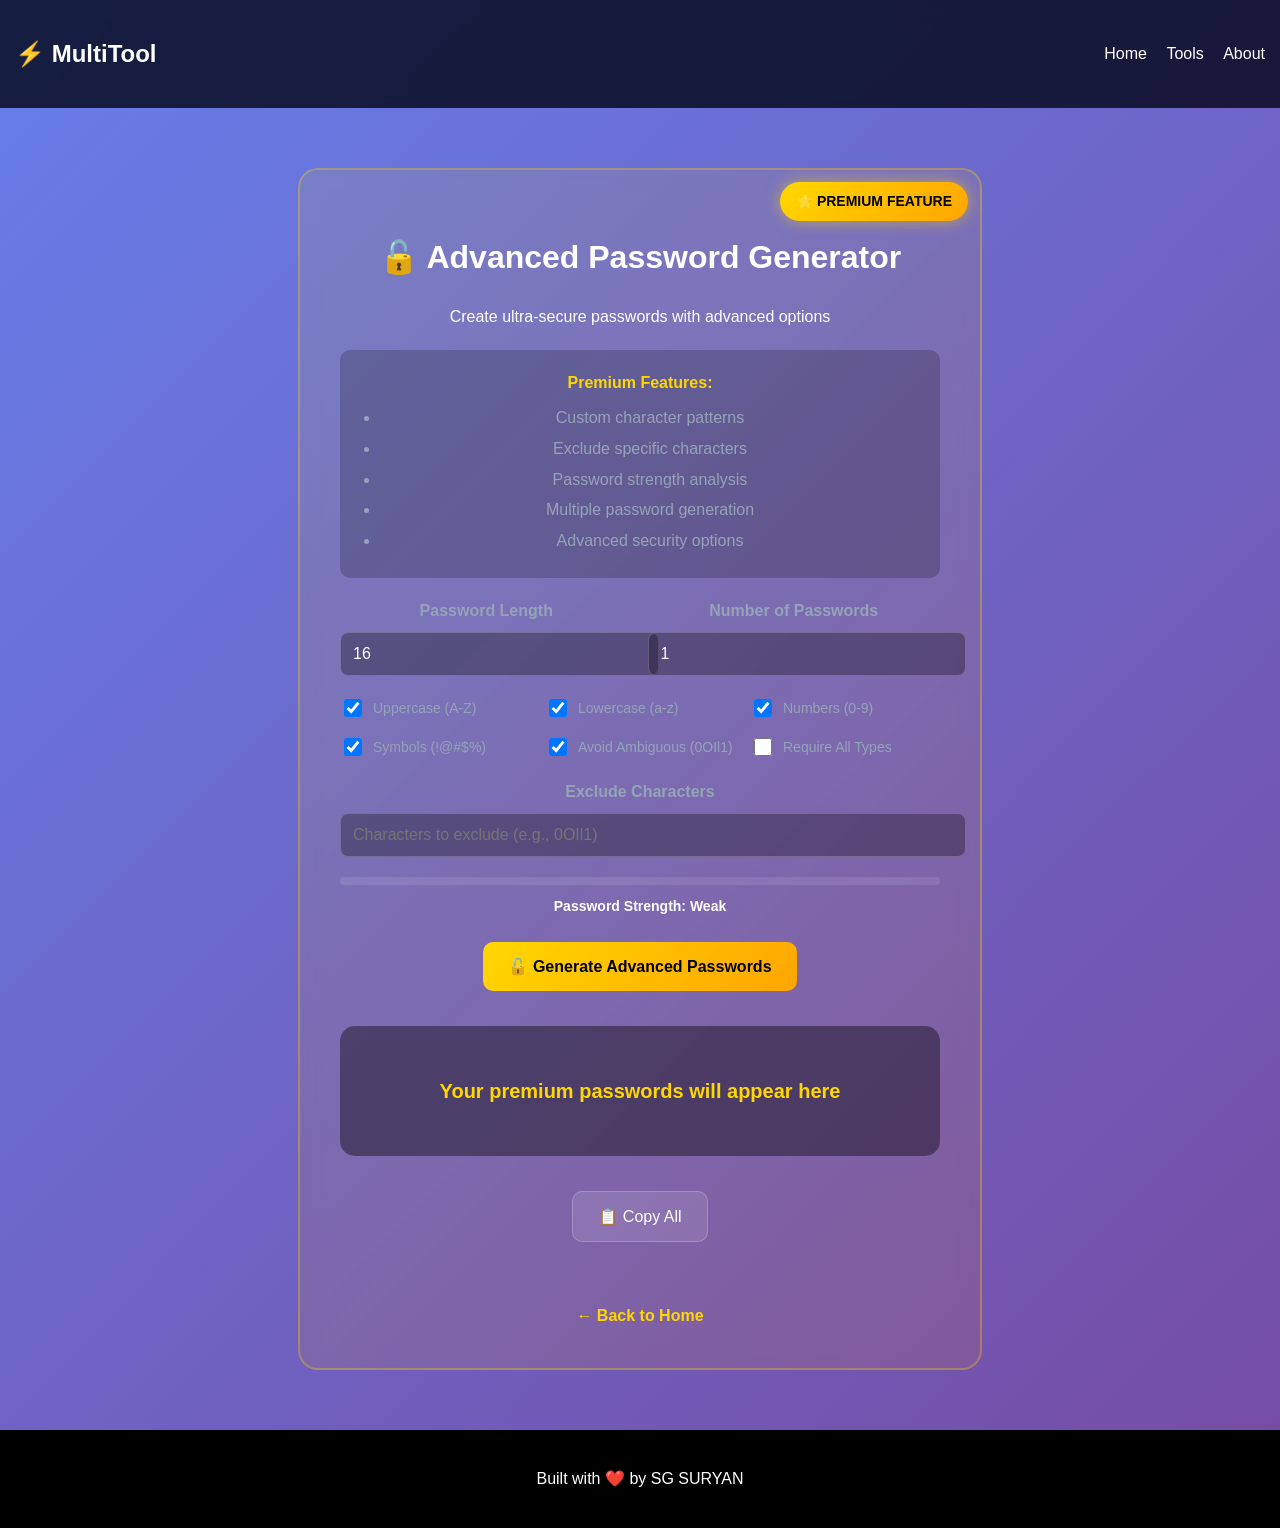
<file: advanced-password.html>
<!DOCTYPE html>
<html>
<head>
    <meta charset="UTF-8">
    <meta name="viewport" content="width=device-width, initial-scale=1.0, maximum-scale=1.0, user-scalable=no">
    <title>Advanced Password Generator - PREMIUM</title>
    <link rel="stylesheet" href="style.css">
    <style>
        .tool-container {
            max-width: 600px;
            margin: 60px auto;
            padding: 40px;
            background: linear-gradient(135deg, rgba(255, 215, 0, 0.1), rgba(255, 140, 0, 0.1));
            backdrop-filter: blur(10px);
            border-radius: 20px;
            border: 2px solid rgba(255, 215, 0, 0.3);
            animation: slideUp 0.8s ease;
        }

        @keyframes slideUp {
            from {
                transform: translateY(30px);
                opacity: 0;
            }
            to {
                transform: translateY(0);
                opacity: 1;
            }
        }

        .premium-badge {
            background: linear-gradient(135deg, #FFD700, #FFA500);
            color: #000;
            padding: 8px 16px;
            border-radius: 20px;
            font-size: 14px;
            font-weight: bold;
            display: inline-block;
            margin-bottom: 20px;
            box-shadow: 0 0 15px rgba(255, 215, 0, 0.5);
        }

        .input-row {
            display: flex;
            gap: 15px;
            margin: 15px 0;
            flex-wrap: wrap;
        }

        .input-group {
            flex: 1;
            min-width: 200px;
        }

        .input-group label {
            display: block;
            margin-bottom: 8px;
            color: #94a3b8;
            font-weight: bold;
        }

        .input-group input, .input-group select {
            padding: 12px;
            border-radius: 8px;
            border: 1px solid rgba(255,255,255,0.2);
            background: rgba(0,0,0,0.3);
            color: white;
            font-size: 16px;
            width: 100%;
        }

        .checkbox-group {
            display: grid;
            grid-template-columns: repeat(auto-fit, minmax(150px, 1fr));
            gap: 15px;
            margin: 20px 0;
        }

        .checkbox-item {
            display: flex;
            align-items: center;
            gap: 8px;
        }

        .checkbox-item input[type="checkbox"] {
            width: 18px;
            height: 18px;
        }

        .checkbox-item label {
            font-size: 14px;
            color: #94a3b8;
        }

        .strength-meter {
            margin: 20px 0;
        }

        .strength-bar {
            height: 8px;
            background: rgba(255,255,255,0.1);
            border-radius: 4px;
            overflow: hidden;
            margin: 10px 0;
        }

        .strength-fill {
            height: 100%;
            border-radius: 4px;
            transition: all 0.3s ease;
        }

        .strength-text {
            font-size: 14px;
            font-weight: bold;
        }

        .result-box {
            margin: 30px 0;
            padding: 25px;
            background: rgba(0,0,0,0.4);
            border-radius: 15px;
            min-height: 80px;
            display: flex;
            align-items: center;
            justify-content: center;
            font-size: 20px;
            font-weight: bold;
            color: #FFD700;
            word-break: break-all;
            animation: glow 2s ease-in-out infinite alternate;
        }

        @keyframes glow {
            from { box-shadow: 0 0 20px rgba(255, 215, 0, 0.3); }
            to { box-shadow: 0 0 30px rgba(255, 215, 0, 0.6); }
        }

        .btn {
            padding: 15px 25px;
            border-radius: 10px;
            border: none;
            font-size: 16px;
            cursor: pointer;
            transition: 0.3s;
            margin: 5px;
        }

        .btn-primary {
            background: linear-gradient(135deg, #FFD700, #FFA500);
            color: #000;
            font-weight: bold;
        }

        .btn-primary:hover {
            transform: scale(1.05);
            box-shadow: 0 0 30px rgba(255, 215, 0, 0.8);
        }

        .btn-secondary {
            background: rgba(255,255,255,0.1);
            color: white;
            border: 1px solid rgba(255,255,255,0.2);
        }

        .btn-secondary:hover {
            background: rgba(255,255,255,0.2);
        }

        .features-list {
            background: rgba(0,0,0,0.2);
            padding: 20px;
            border-radius: 10px;
            margin: 20px 0;
        }

        .features-list h4 {
            color: #FFD700;
            margin: 0 0 10px 0;
        }

        .features-list ul {
            margin: 0;
            padding-left: 20px;
        }

        .features-list li {
            color: #94a3b8;
            margin: 5px 0;
        }

        .back-link {
            display: inline-block;
            margin-top: 30px;
            color: #FFD700;
            text-decoration: none;
            font-weight: bold;
        }

        .back-link:hover {
            text-decoration: underline;
        }

        /* MOBILE RESPONSIVE */
        @media (max-width: 600px) {
            .tool-container {
                width: calc(100% - 40px);
                padding: 25px 15px;
                margin: 30px 15px;
            }

            .input-row {
                flex-direction: column;
                gap: 10px;
            }

            .checkbox-group {
                grid-template-columns: 1fr;
            }

            .btn {
                width: 100%;
                max-width: 250px;
                margin: 8px 4px;
                font-size: 18px;
                min-height: 50px;
            }

            .result-box {
                font-size: 18px;
                padding: 20px;
            }

            nav {
                flex-direction: column;
                gap: 10px;
                padding: 12px;
            }

            nav > div {
                display: flex;
                gap: 10px;
                flex-wrap: wrap;
                justify-content: center;
            }
        }
    </style>
</head>
<body>

    <!-- NAVBAR -->
    <nav>
        <h2>⚡ MultiTool</h2>
        <div>
            <a href="index.html">Home</a>
            <a href="#">Tools</a>
            <a href="#">About</a>
        </div>
    </nav>

    <div class="tool-container">
        <div class="premium-badge">⭐ PREMIUM FEATURE</div>
        <h1>🔓 Advanced Password Generator</h1>
        <p class="subtitle">Create ultra-secure passwords with advanced options</p>

        <div class="features-list">
            <h4>Premium Features:</h4>
            <ul>
                <li>Custom character patterns</li>
                <li>Exclude specific characters</li>
                <li>Password strength analysis</li>
                <li>Multiple password generation</li>
                <li>Advanced security options</li>
            </ul>
        </div>

        <div class="input-row">
            <div class="input-group">
                <label>Password Length</label>
                <input type="number" id="length" value="16" min="8" max="128">
            </div>
            <div class="input-group">
                <label>Number of Passwords</label>
                <input type="number" id="count" value="1" min="1" max="10">
            </div>
        </div>

        <div class="checkbox-group">
            <div class="checkbox-item">
                <input type="checkbox" id="uppercase" checked>
                <label for="uppercase">Uppercase (A-Z)</label>
            </div>
            <div class="checkbox-item">
                <input type="checkbox" id="lowercase" checked>
                <label for="lowercase">Lowercase (a-z)</label>
            </div>
            <div class="checkbox-item">
                <input type="checkbox" id="numbers" checked>
                <label for="numbers">Numbers (0-9)</label>
            </div>
            <div class="checkbox-item">
                <input type="checkbox" id="symbols" checked>
                <label for="symbols">Symbols (!@#$%)</label>
            </div>
            <div class="checkbox-item">
                <input type="checkbox" id="avoidAmbiguous" checked>
                <label for="avoidAmbiguous">Avoid Ambiguous (0OIl1)</label>
            </div>
            <div class="checkbox-item">
                <input type="checkbox" id="requireAll">
                <label for="requireAll">Require All Types</label>
            </div>
        </div>

        <div class="input-group">
            <label>Exclude Characters</label>
            <input type="text" id="exclude" placeholder="Characters to exclude (e.g., 0OIl1)">
        </div>

        <div class="strength-meter">
            <div class="strength-bar">
                <div class="strength-fill" id="strengthFill"></div>
            </div>
            <div class="strength-text" id="strengthText">Password Strength: Weak</div>
        </div>

        <button class="btn btn-primary" onclick="generatePasswords()">🔓 Generate Advanced Passwords</button>

        <div class="result-box" id="result">
            Your premium passwords will appear here
        </div>

        <button class="btn btn-secondary" onclick="copyPasswords()">📋 Copy All</button>

        <br><br>
        <a href="index.html" class="back-link">← Back to Home</a>
    </div>

    <script>
        function generatePasswords() {
            const length = parseInt(document.getElementById("length").value);
            const count = parseInt(document.getElementById("count").value);
            const excludeChars = document.getElementById("exclude").value;

            if (length < 8 || length > 128) {
                alert("Password length must be between 8 and 128 characters!");
                return;
            }

            if (count < 1 || count > 10) {
                alert("Number of passwords must be between 1 and 10!");
                return;
            }

            // Get character sets
            let chars = "";
            if (document.getElementById("uppercase").checked) chars += "ABCDEFGHIJKLMNOPQRSTUVWXYZ";
            if (document.getElementById("lowercase").checked) chars += "abcdefghijklmnopqrstuvwxyz";
            if (document.getElementById("numbers").checked) chars += "0123456789";
            if (document.getElementById("symbols").checked) chars += "!@#$%^&*()_+-=[]{}|;:,.<>?";

            // Remove excluded characters
            for (let char of excludeChars) {
                chars = chars.replace(new RegExp(char, 'g'), '');
            }

            // Remove ambiguous characters if checked
            if (document.getElementById("avoidAmbiguous").checked) {
                chars = chars.replace(/[0OIl1]/g, '');
            }

            if (chars.length === 0) {
                alert("Please select at least one character type!");
                return;
            }

            const requireAll = document.getElementById("requireAll").checked;
            const passwords = [];

            for (let i = 0; i < count; i++) {
                let password = generatePassword(chars, length, requireAll);
                passwords.push(password);
            }

            // Display passwords
            const resultDiv = document.getElementById("result");
            resultDiv.innerHTML = passwords.map((pwd, index) =>
                `<div style="margin: 10px 0; padding: 10px; background: rgba(0,0,0,0.3); border-radius: 8px; font-family: monospace;">
                    Password ${index + 1}:<br><strong>${pwd}</strong>
                </div>`
            ).join("");

            // Update strength meter
            updateStrengthMeter(length, chars.length);
        }

        function generatePassword(chars, length, requireAll) {
            let password = "";

            if (requireAll) {
                // Ensure at least one of each required type
                const types = [];
                if (document.getElementById("uppercase").checked) types.push("ABCDEFGHIJKLMNOPQRSTUVWXYZ".replace(/[0OIl1]/g, ''));
                if (document.getElementById("lowercase").checked) types.push("abcdefghijklmnopqrstuvwxyz".replace(/[0OIl1]/g, ''));
                if (document.getElementById("numbers").checked) types.push("0123456789");
                if (document.getElementById("symbols").checked) types.push("!@#$%^&*()_+-=[]{}|;:,.<>?");

                // Add one character from each type
                types.forEach(type => {
                    const availableChars = type.split('').filter(c => chars.includes(c)).join('');
                    if (availableChars) {
                        password += availableChars[Math.floor(Math.random() * availableChars.length)];
                    }
                });

                // Fill remaining length
                while (password.length < length) {
                    password += chars[Math.floor(Math.random() * chars.length)];
                }
            } else {
                // Random generation
                for (let i = 0; i < length; i++) {
                    password += chars[Math.floor(Math.random() * chars.length)];
                }
            }

            return password;
        }

        function updateStrengthMeter(length, charPoolSize) {
            const strengthFill = document.getElementById("strengthFill");
            const strengthText = document.getElementById("strengthText");

            // Calculate strength score
            let score = 0;
            score += Math.min(length / 12, 1) * 25; // Length factor
            score += Math.min(charPoolSize / 62, 1) * 25; // Character pool factor
            score += (document.getElementById("requireAll").checked ? 25 : 0); // Require all types
            score += (document.getElementById("avoidAmbiguous").checked ? 25 : 0); // Avoid ambiguous

            let strength, color;
            if (score < 25) {
                strength = "Very Weak";
                color = "#ff4444";
            } else if (score < 50) {
                strength = "Weak";
                color = "#ff8844";
            } else if (score < 75) {
                strength = "Good";
                color = "#ffdd44";
            } else if (score < 90) {
                strength = "Strong";
                color = "#88ff44";
            } else {
                strength = "Very Strong";
                color = "#44ff44";
            }

            strengthFill.style.width = score + "%";
            strengthFill.style.background = color;
            strengthText.textContent = `Password Strength: ${strength}`;
            strengthText.style.color = color;
        }

        function copyPasswords() {
            const resultDiv = document.getElementById("result");
            const passwords = Array.from(resultDiv.querySelectorAll("strong")).map(el => el.textContent).join("\n");

            if (!passwords) {
                alert("Generate passwords first!");
                return;
            }

            navigator.clipboard.writeText(passwords);
            alert("✅ Premium passwords copied to clipboard!");
        }
    </script>

        <!-- Tool Footer -->
        <footer class="tool-footer">
            <div class="tool-footer-content">
                <p>Built with ❤️ by SG SURYAN</p>
            </div>
        </footer>
    </div>

</body>
</html>
</file>
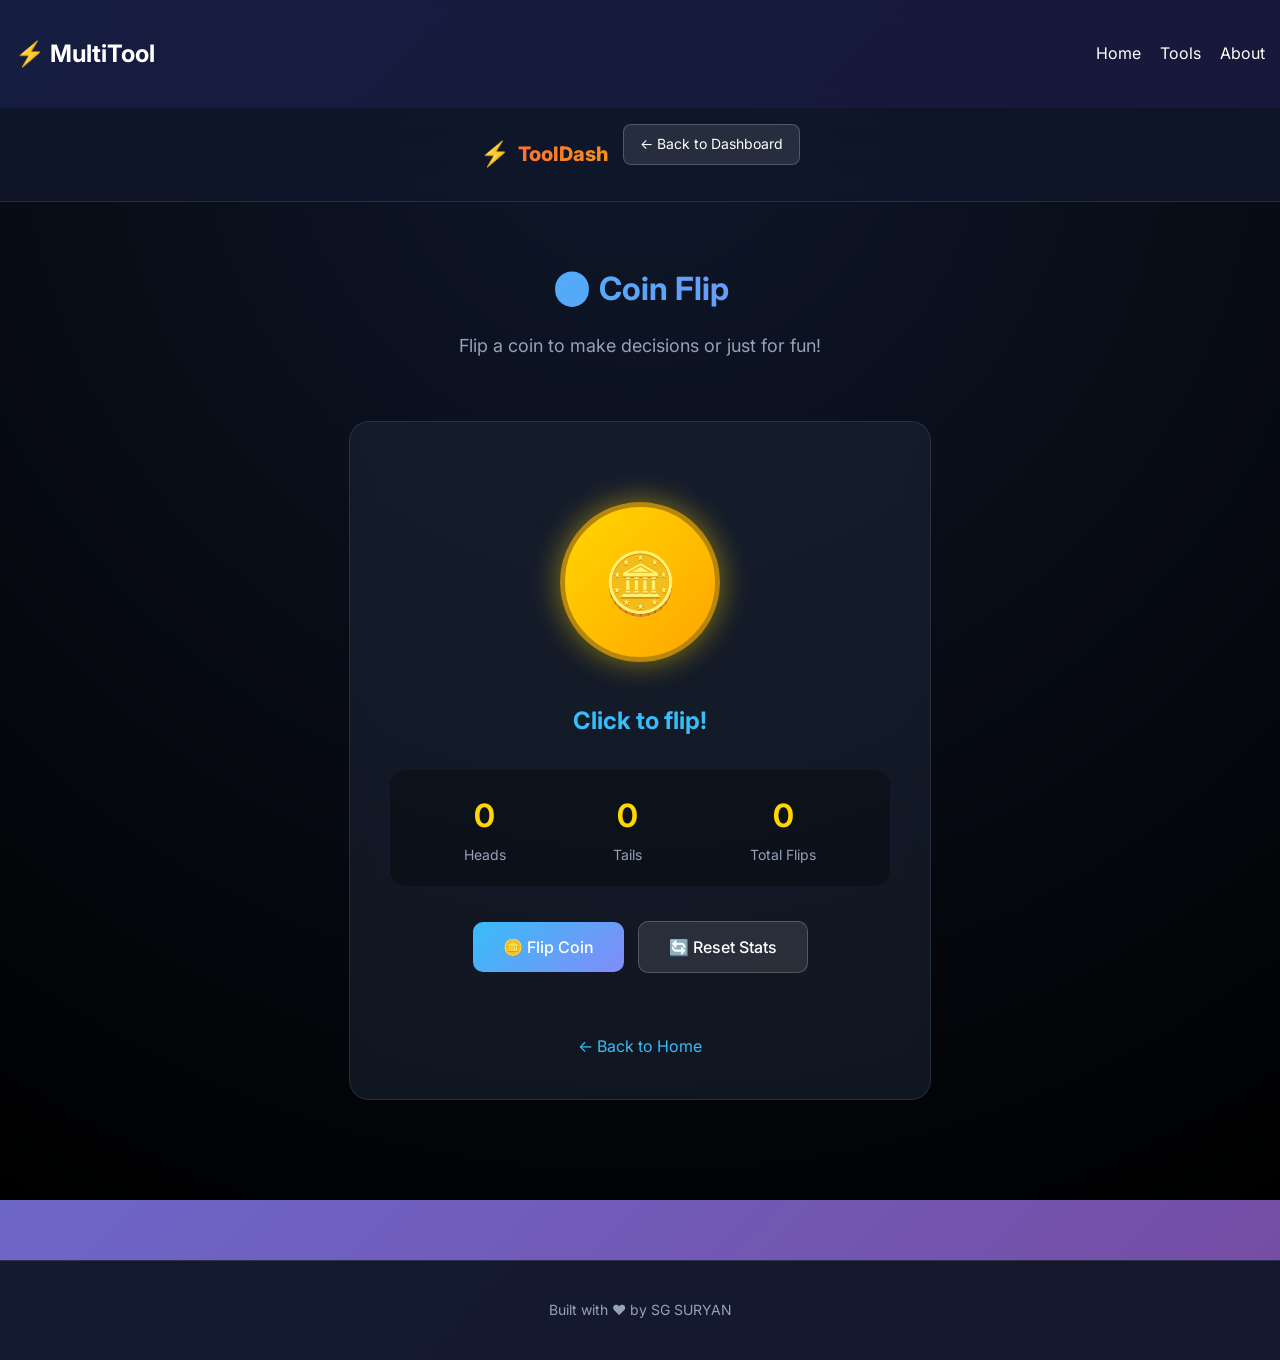
<file: coinflip.html>
<!DOCTYPE html>
<html>
<head>
    <meta charset="UTF-8">
    <meta name="viewport" content="width=device-width, initial-scale=1.0, maximum-scale=1.0, user-scalable=no">
    <title>ToolDash - Coin Flip</title>
    <link rel="icon" type="image/x-icon" href="favicon.ico">
    <link rel="preconnect" href="https://fonts.googleapis.com">
    <link rel="preconnect" href="https://fonts.gstatic.com" crossorigin>
    <link href="https://fonts.googleapis.com/css2?family=Inter:wght@300;400;500;600;700&display=swap" rel="stylesheet">
    <link rel="stylesheet" href="style.css">
    <style>
        /* Tool page styles */
        body {
            font-family: 'Inter', -apple-system, BlinkMacSystemFont, 'Segoe UI', Roboto, sans-serif;
        }

        .tool-page {
            min-height: 100vh;
            background: var(--bg-gradient, radial-gradient(circle at top, #0f172a, #000));
        }

        .tool-nav {
            background: rgba(15, 23, 42, 0.95);
            backdrop-filter: blur(20px);
            border-bottom: 1px solid rgba(255, 255, 255, 0.1);
            padding: 16px 20px;
            position: sticky;
            top: 0;
            z-index: 100;
        }

        .tool-nav-content {
            max-width: 1200px;
            margin: 0 auto;
            display: flex;
            align-items: center;
            justify-content: space-between;
        }

        .tool-nav .logo {
            display: flex;
            align-items: center;
            gap: 8px;
            font-size: 18px;
            font-weight: 600;
        }

        .back-btn {
            background: rgba(255, 255, 255, 0.1);
            border: 1px solid rgba(255, 255, 255, 0.2);
            color: white;
            padding: 8px 16px;
            border-radius: 8px;
            text-decoration: none;
            font-size: 14px;
            transition: all 0.3s ease;
        }

        .back-btn:hover {
            background: rgba(255, 255, 255, 0.2);
        }

        .tool-main {
            max-width: 600px;
            margin: 0 auto;
            padding: 40px 20px;
        }

        .tool-header {
            text-align: center;
            margin-bottom: 40px;
        }

        .tool-title {
            font-size: 2rem;
            font-weight: 700;
            margin-bottom: 8px;
            background: linear-gradient(135deg, #38bdf8, #818cf8);
            -webkit-background-clip: text;
            -webkit-text-fill-color: transparent;
            background-clip: text;
        }

        .tool-subtitle {
            color: #94a3b8;
            font-size: 1.125rem;
        }

        /* Button consistency */
        .btn {
            padding: 12px 24px;
            border-radius: 8px;
            font-size: 16px;
            font-weight: 500;
            cursor: pointer;
            transition: all 0.3s ease;
            border: none;
            font-family: 'Inter', sans-serif;
        }

        .btn-primary {
            background: linear-gradient(135deg, #38bdf8, #818cf8);
            color: white;
        }

        .btn-primary:hover {
            transform: translateY(-2px);
            box-shadow: 0 8px 20px rgba(56, 189, 248, 0.4);
        }

        .btn-secondary {
            background: rgba(255, 255, 255, 0.1);
            border: 1px solid rgba(255, 255, 255, 0.2);
            color: white;
        }

        .btn-secondary:hover {
            background: rgba(255, 255, 255, 0.2);
        }

        /* Tool footer */
        .tool-footer {
            background: rgba(15, 23, 42, 0.95);
            backdrop-filter: blur(20px);
            border-top: 1px solid rgba(255, 255, 255, 0.1);
            padding: 24px 0;
            margin-top: 60px;
        }

        .tool-footer-content {
            max-width: 1200px;
            margin: 0 auto;
            padding: 0 20px;
            text-align: center;
            color: #94a3b8;
            font-size: 0.875rem;
        }
        .tool-container {
            max-width: 500px;
            margin: 60px auto;
            padding: 40px;
            background: rgba(30, 41, 59, 0.5);
            backdrop-filter: blur(10px);
            border-radius: 20px;
            border: 1px solid rgba(255,255,255,0.1);
            animation: slideUp 0.8s ease;
            text-align: center;
        }

        @keyframes slideUp {
            from {
                transform: translateY(30px);
                opacity: 0;
            }
            to {
                transform: translateY(0);
                opacity: 1;
            }
        }

        .coin-container {
            margin: 40px 0;
            perspective: 1000px;
        }

        .coin {
            width: 150px;
            height: 150px;
            border-radius: 50%;
            background: linear-gradient(135deg, #FFD700, #FFA500);
            border: 5px solid #B8860B;
            display: flex;
            align-items: center;
            justify-content: center;
            font-size: 60px;
            font-weight: bold;
            color: #000;
            margin: 0 auto;
            transition: transform 0.6s;
            transform-style: preserve-3d;
            box-shadow: 0 0 30px rgba(255, 215, 0, 0.5);
            animation: float 3s ease-in-out infinite;
        }

        .coin.flipping {
            animation: flip 1s ease-in-out;
        }

        @keyframes flip {
            0% { transform: rotateY(0deg); }
            25% { transform: rotateY(90deg); }
            50% { transform: rotateY(180deg); }
            75% { transform: rotateY(270deg); }
            100% { transform: rotateY(360deg); }
        }

        @keyframes float {
            0%, 100% { transform: translateY(0px); }
            50% { transform: translateY(-10px); }
        }

        .result {
            font-size: 24px;
            color: #38bdf8;
            margin: 20px 0;
            font-weight: bold;
        }

        .stats {
            display: flex;
            justify-content: space-around;
            margin: 30px 0;
            padding: 20px;
            background: rgba(0,0,0,0.3);
            border-radius: 15px;
        }

        .stat {
            text-align: center;
        }

        .stat-number {
            font-size: 32px;
            font-weight: bold;
            color: #FFD700;
        }

        .stat-label {
            font-size: 14px;
            color: #94a3b8;
        }

        .btn {
            padding: 15px 30px;
            border-radius: 10px;
            border: none;
            font-size: 16px;
            cursor: pointer;
            transition: 0.3s;
            margin: 5px;
        }

        .btn-primary {
            background: linear-gradient(135deg, #38bdf8, #818cf8);
            color: white;
        }

        .btn-primary:hover {
            transform: scale(1.05);
            box-shadow: 0 0 30px #38bdf8;
        }

        .btn-secondary {
            background: rgba(255,255,255,0.1);
            color: white;
            border: 1px solid rgba(255,255,255,0.2);
        }

        .btn-secondary:hover {
            background: rgba(255,255,255,0.2);
        }

        .back-link {
            display: inline-block;
            margin-top: 30px;
            color: #38bdf8;
            text-decoration: none;
        }

        .back-link:hover {
            text-decoration: underline;
        }

        /* MOBILE RESPONSIVE */
        @media (max-width: 600px) {
            .tool-container {
                width: calc(100% - 40px);
                padding: 25px 15px;
                margin: 30px 15px;
            }

            .coin {
                width: 120px;
                height: 120px;
                font-size: 48px;
            }

            .stats {
                flex-direction: column;
                gap: 15px;
            }

            .btn {
                width: 100%;
                max-width: 250px;
                margin: 8px 4px;
                font-size: 18px;
                min-height: 50px;
            }

            nav {
                flex-direction: column;
                gap: 10px;
                padding: 12px;
            }

            nav > div {
                display: flex;
                gap: 10px;
                flex-wrap: wrap;
                justify-content: center;
            }
        }
    </style>
</head>
<body>

    <!-- NAVBAR -->
    <nav>
        <h2>⚡ MultiTool</h2>
        <div>
            <a href="index.html">Home</a>
            <a href="#">Tools</a>
            <a href="#">About</a>
        </div>
    </nav>

    <div class="tool-page">
        <!-- Tool Navigation -->
        <nav class="tool-nav">
            <div class="tool-nav-content">
                <div class="logo">
                    <span class="logo-icon">⚡</span>
                    <span class="logo-text">ToolDash</span>
                </div>
                <a href="index.html" class="back-btn">← Back to Dashboard</a>
            </div>
        </nav>

        <!-- Tool Content -->
        <main class="tool-main">
            <header class="tool-header">
                <h1 class="tool-title">🪙 Coin Flip</h1>
                <p class="tool-subtitle">Flip a coin to make decisions or just for fun!</p>
            </header>

            <div class="tool-container">

        <div class="coin-container">
            <div class="coin" id="coin">🪙</div>
        </div>

        <div class="result" id="result">Click to flip!</div>

        <div class="stats">
            <div class="stat">
                <div class="stat-number" id="heads">0</div>
                <div class="stat-label">Heads</div>
            </div>
            <div class="stat">
                <div class="stat-number" id="tails">0</div>
                <div class="stat-label">Tails</div>
            </div>
            <div class="stat">
                <div class="stat-number" id="total">0</div>
                <div class="stat-label">Total Flips</div>
            </div>
        </div>

        <button class="btn btn-primary" onclick="flipCoin()">🪙 Flip Coin</button>
        <button class="btn btn-secondary" onclick="resetStats()">🔄 Reset Stats</button>

        <br><br>
        <a href="index.html" class="back-link">← Back to Home</a>
    </div>

    <script>
        let headsCount = 0;
        let tailsCount = 0;

        function flipCoin() {
            const coin = document.getElementById("coin");
            const result = document.getElementById("result");

            // Add flipping animation
            coin.classList.add("flipping");

            // Remove animation after it completes
            setTimeout(() => {
                coin.classList.remove("flipping");

                // Generate random result
                const isHeads = Math.random() < 0.5;

                if (isHeads) {
                    coin.textContent = "🪙";
                    result.textContent = "Heads!";
                    headsCount++;
                } else {
                    coin.textContent = "🪙";
                    result.textContent = "Tails!";
                    tailsCount++;
                }

                updateStats();
            }, 600);
        }

        function updateStats() {
            document.getElementById("heads").textContent = headsCount;
            document.getElementById("tails").textContent = tailsCount;
            document.getElementById("total").textContent = headsCount + tailsCount;
        }

        function resetStats() {
            headsCount = 0;
            tailsCount = 0;
            updateStats();
            document.getElementById("result").textContent = "Click to flip!";
        }
    </script>
            </div>
        </main>

        <!-- Tool Footer -->
        <footer class="tool-footer">
            <div class="tool-footer-content">
                <p>Built with ❤️ by SG SURYAN</p>
            </div>
        </footer>
    </div>

</body>
</html>
</file>
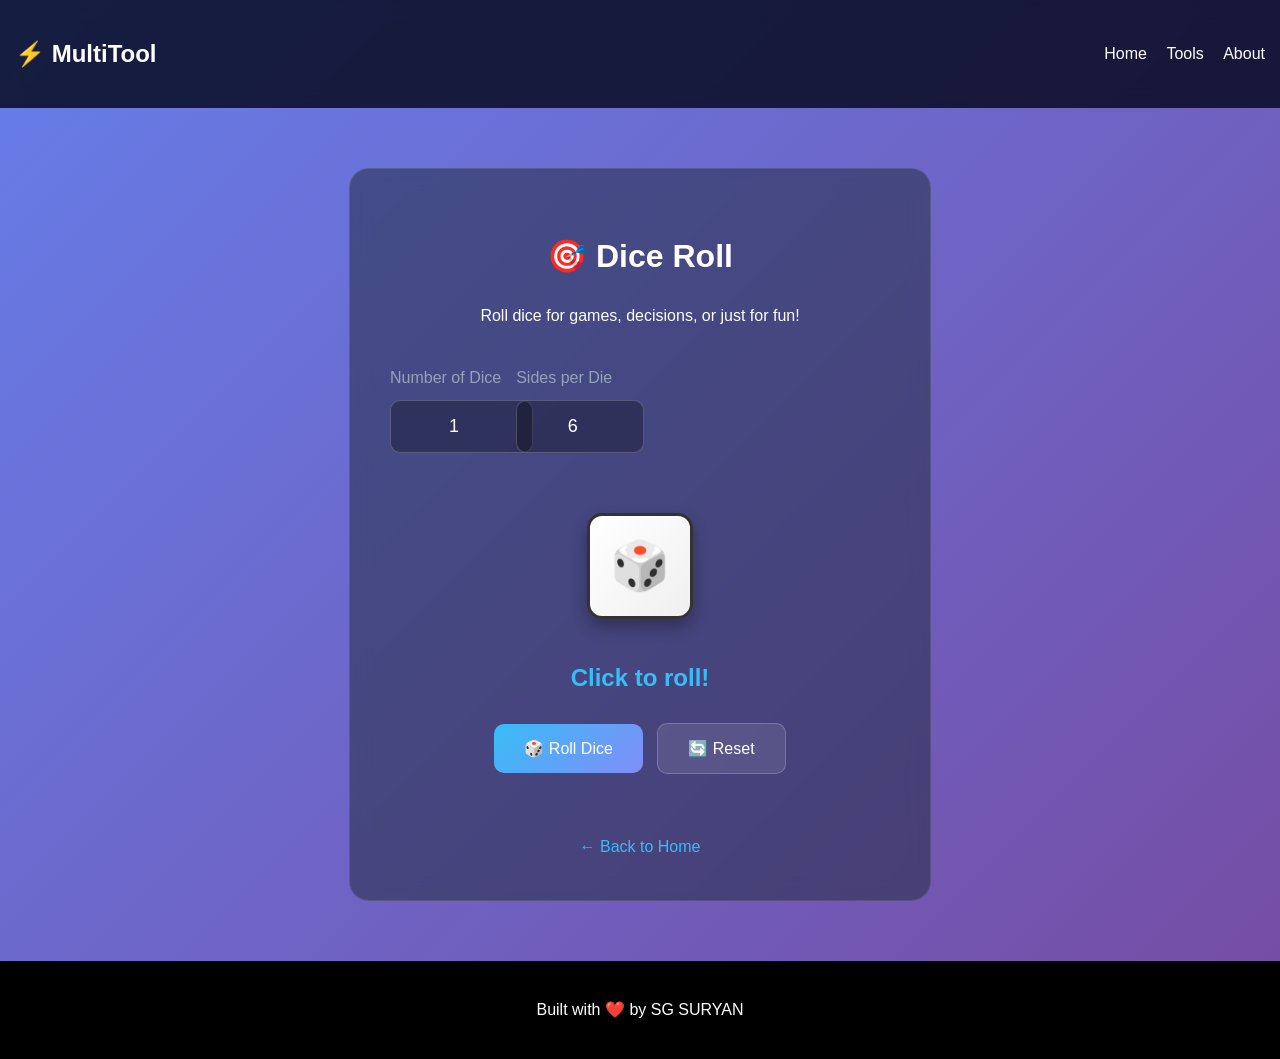
<file: dice.html>
<!DOCTYPE html>
<html>
<head>
    <meta charset="UTF-8">
    <meta name="viewport" content="width=device-width, initial-scale=1.0, maximum-scale=1.0, user-scalable=no">
    <title>Dice Roll</title>
    <link rel="stylesheet" href="style.css">
    <style>
        .tool-container {
            max-width: 500px;
            margin: 60px auto;
            padding: 40px;
            background: rgba(30, 41, 59, 0.5);
            backdrop-filter: blur(10px);
            border-radius: 20px;
            border: 1px solid rgba(255,255,255,0.1);
            animation: slideUp 0.8s ease;
            text-align: center;
        }

        @keyframes slideUp {
            from {
                transform: translateY(30px);
                opacity: 0;
            }
            to {
                transform: translateY(0);
                opacity: 1;
            }
        }

        .dice-container {
            display: flex;
            justify-content: center;
            flex-wrap: wrap;
            gap: 20px;
            margin: 40px 0;
        }

        .dice {
            width: 100px;
            height: 100px;
            background: linear-gradient(135deg, #ffffff, #f0f0f0);
            border-radius: 15px;
            border: 3px solid #333;
            display: flex;
            align-items: center;
            justify-content: center;
            font-size: 48px;
            font-weight: bold;
            color: #333;
            box-shadow: 0 8px 16px rgba(0,0,0,0.3);
            transition: transform 0.3s, box-shadow 0.3s;
            animation: roll 1s ease-in-out;
        }

        .dice:hover {
            transform: translateY(-5px);
            box-shadow: 0 12px 24px rgba(0,0,0,0.4);
        }

        @keyframes roll {
            0% { transform: rotate(0deg) scale(1); }
            25% { transform: rotate(90deg) scale(1.1); }
            50% { transform: rotate(180deg) scale(0.9); }
            75% { transform: rotate(270deg) scale(1.05); }
            100% { transform: rotate(360deg) scale(1); }
        }

        .result {
            font-size: 24px;
            color: #38bdf8;
            margin: 20px 0;
            font-weight: bold;
        }

        .input-group {
            margin: 20px 0;
        }

        .input-group label {
            display: block;
            margin-bottom: 10px;
            color: #94a3b8;
        }

        .input-row {
            display: flex;
            gap: 15px;
            align-items: center;
        }

        .input-group input {
            padding: 15px;
            border-radius: 10px;
            border: 1px solid rgba(255,255,255,0.2);
            background: rgba(0,0,0,0.3);
            color: white;
            font-size: 18px;
            width: 100%;
            text-align: center;
        }

        .btn {
            padding: 15px 30px;
            border-radius: 10px;
            border: none;
            font-size: 16px;
            cursor: pointer;
            transition: 0.3s;
            margin: 5px;
        }

        .btn-primary {
            background: linear-gradient(135deg, #38bdf8, #818cf8);
            color: white;
        }

        .btn-primary:hover {
            transform: scale(1.05);
            box-shadow: 0 0 30px #38bdf8;
        }

        .btn-secondary {
            background: rgba(255,255,255,0.1);
            color: white;
            border: 1px solid rgba(255,255,255,0.2);
        }

        .btn-secondary:hover {
            background: rgba(255,255,255,0.2);
        }

        .back-link {
            display: inline-block;
            margin-top: 30px;
            color: #38bdf8;
            text-decoration: none;
        }

        .back-link:hover {
            text-decoration: underline;
        }

        /* MOBILE RESPONSIVE */
        @media (max-width: 600px) {
            .tool-container {
                width: calc(100% - 40px);
                padding: 25px 15px;
                margin: 30px 15px;
            }

            .dice-container {
                gap: 15px;
            }

            .dice {
                width: 80px;
                height: 80px;
                font-size: 36px;
            }

            .input-row {
                flex-direction: column;
                gap: 10px;
            }

            .input-group input {
                width: 100%;
                font-size: 20px;
                padding: 12px;
            }

            .btn {
                width: 100%;
                max-width: 250px;
                margin: 8px 4px;
                font-size: 18px;
                min-height: 50px;
            }

            nav {
                flex-direction: column;
                gap: 10px;
                padding: 12px;
            }

            nav > div {
                display: flex;
                gap: 10px;
                flex-wrap: wrap;
                justify-content: center;
            }
        }
    </style>
</head>
<body>

    <!-- NAVBAR -->
    <nav>
        <h2>⚡ MultiTool</h2>
        <div>
            <a href="index.html">Home</a>
            <a href="#">Tools</a>
            <a href="#">About</a>
        </div>
    </nav>

    <div class="tool-container">
        <h1>🎯 Dice Roll</h1>
        <p class="subtitle">Roll dice for games, decisions, or just for fun!</p>

        <div class="input-row">
            <div class="input-group">
                <label>Number of Dice</label>
                <input type="number" id="diceCount" value="1" min="1" max="6">
            </div>
            <div class="input-group">
                <label>Sides per Die</label>
                <input type="number" id="sides" value="6" min="2" max="20">
            </div>
        </div>

        <div class="dice-container" id="diceContainer">
            <div class="dice">🎲</div>
        </div>

        <div class="result" id="result">Click to roll!</div>

        <button class="btn btn-primary" onclick="rollDice()">🎲 Roll Dice</button>
        <button class="btn btn-secondary" onclick="resetDice()">🔄 Reset</button>

        <br><br>
        <a href="index.html" class="back-link">← Back to Home</a>
    </div>

    <script>
        function rollDice() {
            const diceCount = parseInt(document.getElementById("diceCount").value);
            const sides = parseInt(document.getElementById("sides").value);
            const diceContainer = document.getElementById("diceContainer");
            const result = document.getElementById("result");

            if (diceCount < 1 || diceCount > 6) {
                alert("Please enter a valid number of dice (1-6)");
                return;
            }

            if (sides < 2 || sides > 20) {
                alert("Please enter valid sides (2-20)");
                return;
            }

            // Clear existing dice
            diceContainer.innerHTML = "";

            let total = 0;
            let results = [];

            // Create dice elements
            for (let i = 0; i < diceCount; i++) {
                const dice = document.createElement("div");
                dice.className = "dice";
                diceContainer.appendChild(dice);

                // Roll animation
                setTimeout(() => {
                    const roll = Math.floor(Math.random() * sides) + 1;
                    dice.textContent = roll;
                    total += roll;
                    results.push(roll);

                    if (i === diceCount - 1) {
                        // All dice rolled, show result
                        if (diceCount === 1) {
                            result.textContent = `You rolled: ${total}`;
                        } else {
                            result.textContent = `You rolled: ${results.join(" + ")} = ${total}`;
                        }
                    }
                }, i * 200);
            }
        }

        function resetDice() {
            const diceContainer = document.getElementById("diceContainer");
            diceContainer.innerHTML = '<div class="dice">🎲</div>';
            document.getElementById("result").textContent = "Click to roll!";
        }
    </script>

        <!-- Tool Footer -->
        <footer class="tool-footer">
            <div class="tool-footer-content">
                <p>Built with ❤️ by SG SURYAN</p>
            </div>
        </footer>
    </div>

</body>
</html>
</file>
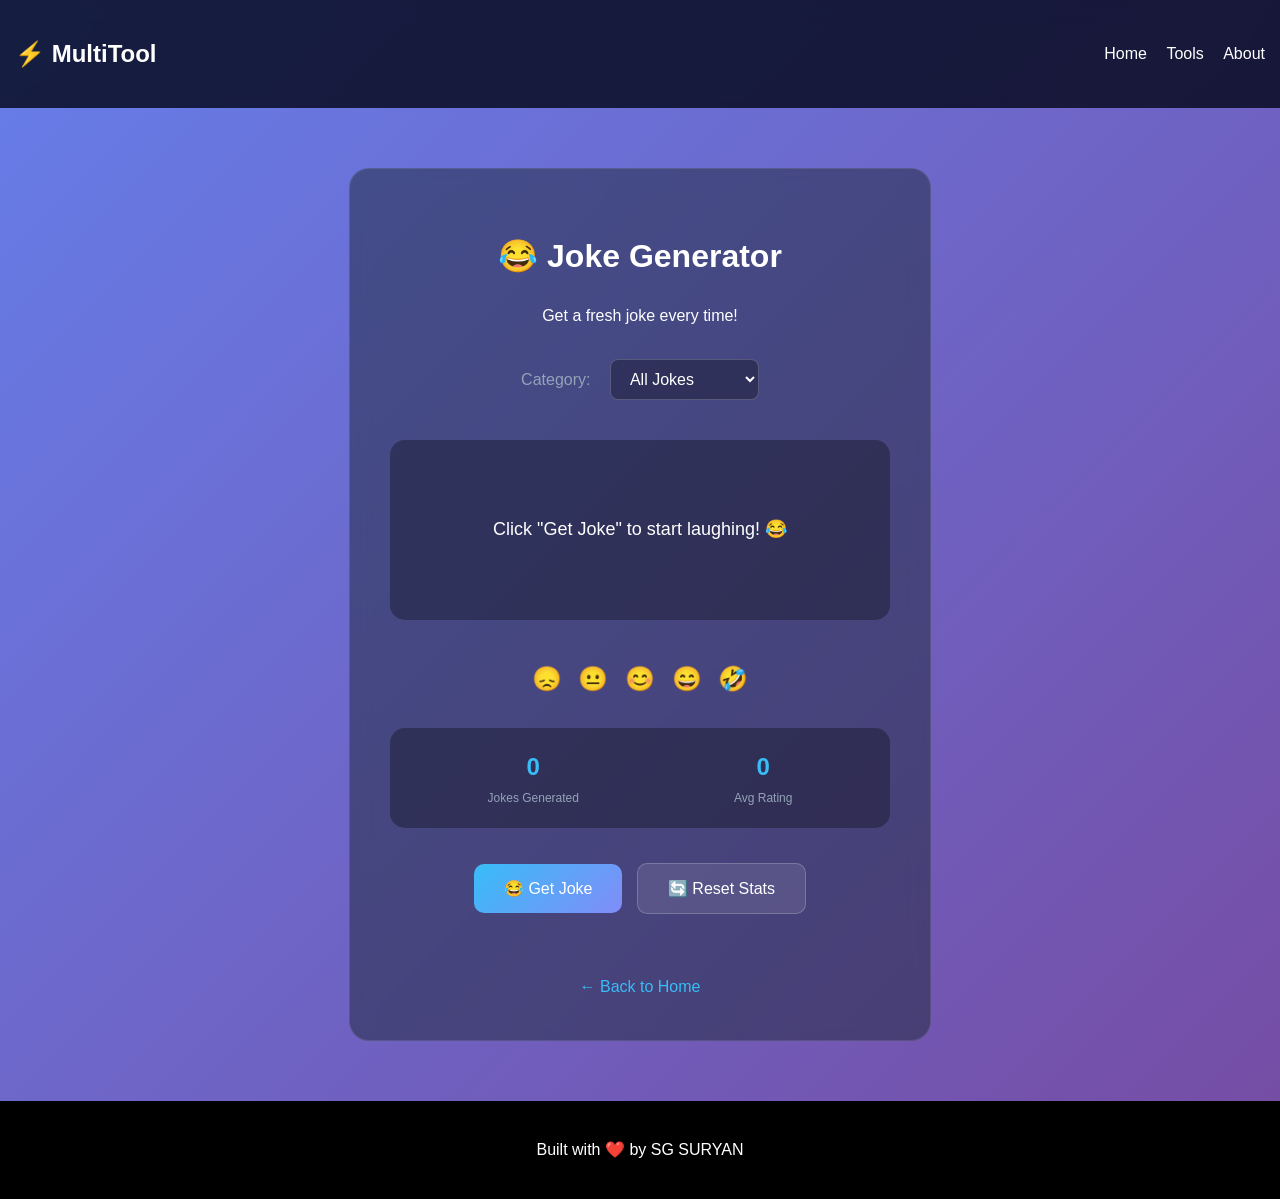
<file: joke.html>
<!DOCTYPE html>
<html>
<head>
    <meta charset="UTF-8">
    <meta name="viewport" content="width=device-width, initial-scale=1.0, maximum-scale=1.0, user-scalable=no">
    <title>Joke Generator</title>
    <link rel="stylesheet" href="style.css">
    <style>
        .tool-container {
            max-width: 500px;
            margin: 60px auto;
            padding: 40px;
            background: rgba(30, 41, 59, 0.5);
            backdrop-filter: blur(10px);
            border-radius: 20px;
            border: 1px solid rgba(255,255,255,0.1);
            animation: slideUp 0.8s ease;
            text-align: center;
        }

        @keyframes slideUp {
            from {
                transform: translateY(30px);
                opacity: 0;
            }
            to {
                transform: translateY(0);
                opacity: 1;
            }
        }

        .joke-display {
            margin: 40px 0;
            padding: 30px;
            background: rgba(0,0,0,0.3);
            border-radius: 15px;
            min-height: 120px;
            display: flex;
            align-items: center;
            justify-content: center;
            font-size: 18px;
            line-height: 1.6;
            color: white;
            animation: fadeIn 0.6s ease;
        }

        @keyframes fadeIn {
            from { opacity: 0; transform: scale(0.95); }
            to { opacity: 1; transform: scale(1); }
        }

        .joke-setup {
            font-size: 20px;
            margin-bottom: 15px;
            color: #38bdf8;
        }

        .joke-punchline {
            font-size: 18px;
            font-weight: bold;
            color: #FFD700;
            animation: punchline 0.8s ease;
        }

        @keyframes punchline {
            0% { transform: scale(0.8); opacity: 0; }
            50% { transform: scale(1.1); opacity: 0.8; }
            100% { transform: scale(1); opacity: 1; }
        }

        .category-selector {
            margin: 30px 0;
        }

        .category-selector label {
            color: #94a3b8;
            margin-right: 15px;
        }

        .category-selector select {
            padding: 10px 15px;
            border-radius: 8px;
            border: 1px solid rgba(255,255,255,0.2);
            background: rgba(0,0,0,0.3);
            color: white;
            font-size: 16px;
        }

        .rating {
            margin: 20px 0;
            font-size: 24px;
        }

        .rating span {
            cursor: pointer;
            transition: 0.3s;
            margin: 0 5px;
        }

        .rating span:hover {
            transform: scale(1.2);
        }

        .rating .active {
            color: #FFD700;
        }

        .btn {
            padding: 15px 30px;
            border-radius: 10px;
            border: none;
            font-size: 16px;
            cursor: pointer;
            transition: 0.3s;
            margin: 5px;
        }

        .btn-primary {
            background: linear-gradient(135deg, #38bdf8, #818cf8);
            color: white;
        }

        .btn-primary:hover {
            transform: scale(1.05);
            box-shadow: 0 0 30px #38bdf8;
        }

        .btn-secondary {
            background: rgba(255,255,255,0.1);
            color: white;
            border: 1px solid rgba(255,255,255,0.2);
        }

        .btn-secondary:hover {
            background: rgba(255,255,255,0.2);
        }

        .stats {
            display: flex;
            justify-content: space-around;
            margin: 30px 0;
            padding: 20px;
            background: rgba(0,0,0,0.3);
            border-radius: 15px;
        }

        .stat {
            text-align: center;
        }

        .stat-number {
            font-size: 24px;
            font-weight: bold;
            color: #38bdf8;
        }

        .stat-label {
            font-size: 12px;
            color: #94a3b8;
        }

        .back-link {
            display: inline-block;
            margin-top: 30px;
            color: #38bdf8;
            text-decoration: none;
        }

        .back-link:hover {
            text-decoration: underline;
        }

        /* MOBILE RESPONSIVE */
        @media (max-width: 600px) {
            .tool-container {
                width: calc(100% - 40px);
                padding: 25px 15px;
                margin: 30px 15px;
            }

            .joke-display {
                padding: 20px;
                font-size: 16px;
            }

            .joke-setup {
                font-size: 18px;
            }

            .joke-punchline {
                font-size: 16px;
            }

            .stats {
                flex-direction: column;
                gap: 15px;
            }

            .btn {
                width: 100%;
                max-width: 250px;
                margin: 8px 4px;
                font-size: 18px;
                min-height: 50px;
            }

            nav {
                flex-direction: column;
                gap: 10px;
                padding: 12px;
            }

            nav > div {
                display: flex;
                gap: 10px;
                flex-wrap: wrap;
                justify-content: center;
            }
        }
    </style>
</head>
<body>

    <!-- NAVBAR -->
    <nav>
        <h2>⚡ MultiTool</h2>
        <div>
            <a href="index.html">Home</a>
            <a href="#">Tools</a>
            <a href="#">About</a>
        </div>
    </nav>

    <div class="tool-container">
        <h1>😂 Joke Generator</h1>
        <p class="subtitle">Get a fresh joke every time!</p>

        <div class="category-selector">
            <label for="category">Category:</label>
            <select id="category">
                <option value="all">All Jokes</option>
                <option value="programming">Programming</option>
                <option value="general">General</option>
                <option value="dad">Dad Jokes</option>
                <option value="pun">Puns</option>
            </select>
        </div>

        <div class="joke-display" id="jokeDisplay">
            <div>Click "Get Joke" to start laughing! 😂</div>
        </div>

        <div class="rating" id="rating">
            <span onclick="rateJoke(1)">😞</span>
            <span onclick="rateJoke(2)">😐</span>
            <span onclick="rateJoke(3)">😊</span>
            <span onclick="rateJoke(4)">😄</span>
            <span onclick="rateJoke(5)">🤣</span>
        </div>

        <div class="stats">
            <div class="stat">
                <div class="stat-number" id="jokesGenerated">0</div>
                <div class="stat-label">Jokes Generated</div>
            </div>
            <div class="stat">
                <div class="stat-number" id="avgRating">0</div>
                <div class="stat-label">Avg Rating</div>
            </div>
        </div>

        <button class="btn btn-primary" onclick="getJoke()">😂 Get Joke</button>
        <button class="btn btn-secondary" onclick="resetStats()">🔄 Reset Stats</button>

        <br><br>
        <a href="index.html" class="back-link">← Back to Home</a>
    </div>

    <script>
        const jokes = {
            programming: [
                { setup: "Why do programmers prefer dark mode?", punchline: "Because light attracts bugs!" },
                { setup: "What's a programmer's favorite hangout spot?", punchline: "Foo Bar!" },
                { setup: "Why did the programmer quit his job?", punchline: "Because he didn't get arrays!" },
                { setup: "What's the object-oriented way to become wealthy?", punchline: "Inheritance!" },
                { setup: "Why do Java developers wear glasses?", punchline: "Because they can't C#!" }
            ],
            general: [
                { setup: "Why don't scientists trust atoms?", punchline: "Because they make up everything!" },
                { setup: "What do you call fake spaghetti?", punchline: "An impasta!" },
                { setup: "Why did the scarecrow win an award?", punchline: "Because he was outstanding in his field!" },
                { setup: "What do you call a belt made of watches?", punchline: "A waist of time!" },
                { setup: "Why don't eggs tell jokes?", punchline: "They'd crack each other up!" }
            ],
            dad: [
                { setup: "What do you call a fish wearing a bowtie?", punchline: "Sofishticated!" },
                { setup: "Why did the math book look sad?", punchline: "Because it had too many problems!" },
                { setup: "What did the grape say when it got stepped on?", punchline: "Nothing, it just let out a little wine!" },
                { setup: "Why can't you give Elsa a balloon?", punchline: "Because she will let it go!" },
                { setup: "What do you call a bear with no teeth?", punchline: "A gummy bear!" }
            ],
            pun: [
                { setup: "I told my wife she was drawing her eyebrows too high.", punchline: "She looked surprised!" },
                { setup: "I'm reading a book on anti-gravity.", punchline: "It's impossible to put down!" },
                { setup: "Did you hear about the restaurant on the moon?", punchline: "Great food, no atmosphere!" },
                { setup: "Time flies like an arrow.", punchline: "Fruit flies like a banana!" },
                { setup: "I'm on a seafood diet.", punchline: "I see food and I eat it!" }
            ]
        };

        let jokesGenerated = 0;
        let totalRating = 0;
        let currentRating = 0;

        function getJoke() {
            const category = document.getElementById("category").value;
            const jokeDisplay = document.getElementById("jokeDisplay");

            let jokeList;
            if (category === "all") {
                // Combine all categories
                jokeList = Object.values(jokes).flat();
            } else {
                jokeList = jokes[category];
            }

            const randomJoke = jokeList[Math.floor(Math.random() * jokeList.length)];

            jokeDisplay.innerHTML = `
                <div class="joke-setup">${randomJoke.setup}</div>
                <div class="joke-punchline">${randomJoke.punchline}</div>
            `;

            jokesGenerated++;
            currentRating = 0;
            updateRatingDisplay();
            updateStats();
        }

        function rateJoke(rating) {
            currentRating = rating;
            totalRating += rating;
            updateRatingDisplay();
        }

        function updateRatingDisplay() {
            const ratingSpans = document.querySelectorAll("#rating span");
            ratingSpans.forEach((span, index) => {
                if (index < currentRating) {
                    span.classList.add("active");
                } else {
                    span.classList.remove("active");
                }
            });
        }

        function updateStats() {
            document.getElementById("jokesGenerated").textContent = jokesGenerated;
            const avgRating = jokesGenerated > 0 ? (totalRating / jokesGenerated).toFixed(1) : 0;
            document.getElementById("avgRating").textContent = avgRating;
        }

        function resetStats() {
            jokesGenerated = 0;
            totalRating = 0;
            currentRating = 0;
            updateRatingDisplay();
            updateStats();
            document.getElementById("jokeDisplay").innerHTML = '<div>Click "Get Joke" to start laughing! 😂</div>';
        }
    </script>

        <!-- Tool Footer -->
        <footer class="tool-footer">
            <div class="tool-footer-content">
                <p>Built with ❤️ by SG SURYAN</p>
            </div>
        </footer>
    </div>

</body>
</html>
</file>
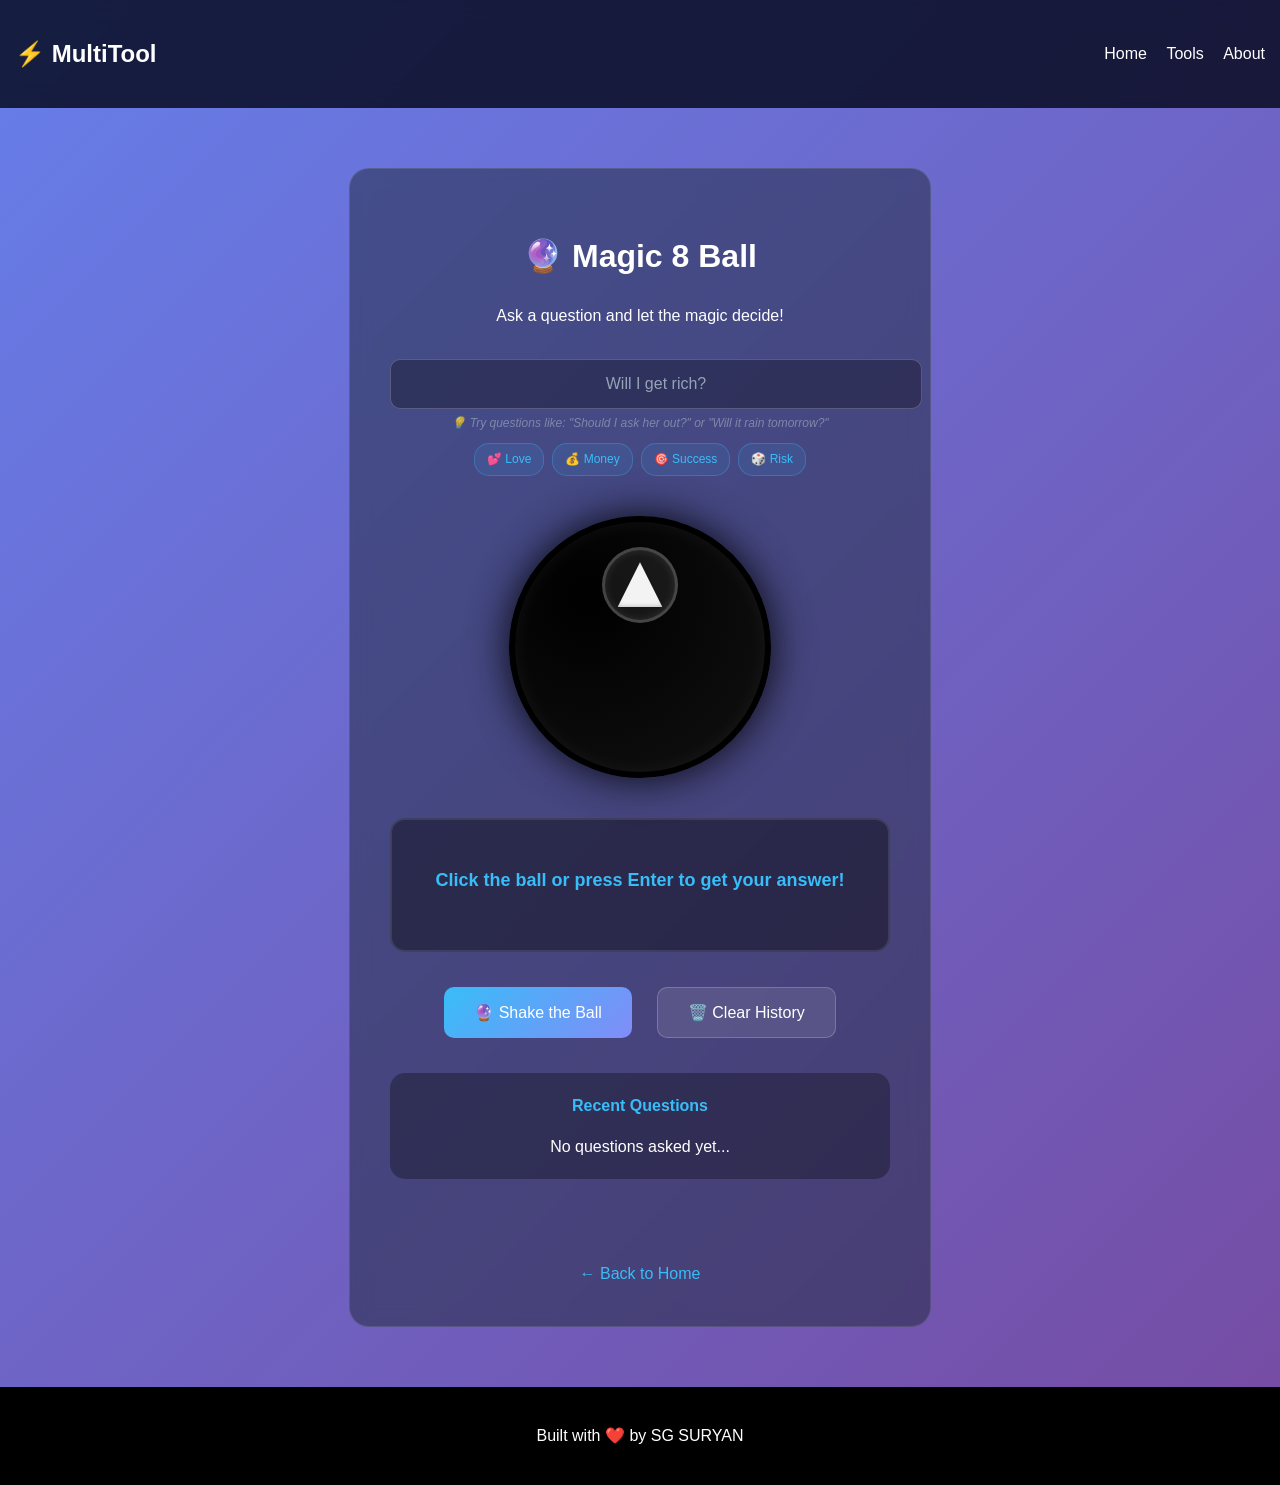
<file: magic8.html>
<!DOCTYPE html>
<html>
<head>
    <meta charset="UTF-8">
    <meta name="viewport" content="width=device-width, initial-scale=1.0, maximum-scale=1.0, user-scalable=no">
    <title>Magic 8 Ball</title>
    <link rel="stylesheet" href="style.css">
    <style>
        .tool-container {
            max-width: 500px;
            margin: 60px auto;
            padding: 40px;
            background: rgba(30, 41, 59, 0.5);
            backdrop-filter: blur(10px);
            border-radius: 20px;
            border: 1px solid rgba(255,255,255,0.1);
            animation: slideUp 0.8s ease;
            text-align: center;
        }

        @keyframes slideUp {
            from {
                transform: translateY(30px);
                opacity: 0;
            }
            to {
                transform: translateY(0);
                opacity: 1;
            }
        }

        .magic-ball {
            width: 250px;
            height: 250px;
            background: radial-gradient(circle at 30% 30%, #000, #111);
            border-radius: 50%;
            border: 6px solid #000;
            display: flex;
            align-items: center;
            justify-content: center;
            margin: 40px auto;
            position: relative;
            box-shadow: 0 0 40px rgba(0,0,0,0.9), inset 0 0 20px rgba(255,255,255,0.05);
            animation: float 4s ease-in-out infinite;
            cursor: pointer;
        }

        .magic-ball::before {
            content: "";
            position: absolute;
            top: 25px;
            left: 50%;
            transform: translateX(-50%);
            width: 70px;
            height: 70px;
            background: rgba(255,255,255,0.08);
            border-radius: 50%;
            border: 3px solid rgba(255,255,255,0.2);
            box-shadow: inset 0 0 10px rgba(255,255,255,0.1);
        }

        .magic-ball::after {
            content: "";
            position: absolute;
            top: 35px;
            left: 50%;
            transform: translateX(-50%);
            width: 50px;
            height: 50px;
            background: linear-gradient(135deg, rgba(255,255,255,0.9), rgba(200,200,255,0.8));
            clip-path: polygon(50% 0%, 0% 100%, 100% 100%);
            opacity: 0;
            transition: opacity 0.3s ease;
            box-shadow: 0 0 15px rgba(255,255,255,0.6);
        }

        .magic-ball.showing-answer::after {
            opacity: 1;
        }

        .ball-window {
            position: absolute;
            top: 40px;
            left: 50%;
            transform: translateX(-50%);
            width: 45px;
            height: 45px;
            background: rgba(255,255,255,0.95);
            clip-path: polygon(50% 0%, 0% 100%, 100% 100%);
            display: flex;
            align-items: center;
            justify-content: center;
            box-shadow: inset 0 0 5px rgba(0,0,0,0.3);
            z-index: 3;
        }

        .ball-content {
            position: absolute;
            top: 45px;
            left: 50%;
            transform: translateX(-50%);
            width: 40px;
            height: 30px;
            font-size: 9px;
            font-weight: bold;
            color: #000;
            text-align: center;
            line-height: 1.2;
            z-index: 4;
            opacity: 0;
            transition: opacity 0.3s ease;
            display: flex;
            align-items: center;
            justify-content: center;
            text-shadow: none;
        }

        .ball-content.showing {
            opacity: 1;
        }

        @keyframes float {
            0%, 100% { transform: translateY(0px); }
            50% { transform: translateY(-15px); }
        }

        @keyframes fadeIn {
            from { opacity: 0; transform: scale(0.8); }
            to { opacity: 1; transform: scale(1); }
        }

        .shaking {
            animation: shake 0.5s ease-in-out;
        }

        @keyframes shake {
            0%, 100% {
                transform: translateX(0) rotate(0deg);
            }
            10% {
                transform: translateX(-8px) rotate(-2deg);
            }
            20% {
                transform: translateX(8px) rotate(2deg);
            }
            30% {
                transform: translateX(-6px) rotate(-1deg);
            }
            40% {
                transform: translateX(6px) rotate(1deg);
            }
            50% {
                transform: translateX(-4px) rotate(-0.5deg);
            }
            60% {
                transform: translateX(4px) rotate(0.5deg);
            }
            70% {
                transform: translateX(-2px) rotate(-0.2deg);
            }
            80% {
                transform: translateX(2px) rotate(0.2deg);
            }
            90% {
                transform: translateX(-1px) rotate(-0.1deg);
            }
        }

        .answer-display {
            margin: 30px 0;
            padding: 25px;
            background: rgba(0,0,0,0.4);
            border-radius: 15px;
            min-height: 80px;
            display: flex;
            flex-direction: column;
            align-items: center;
            justify-content: center;
            border: 2px solid rgba(255,255,255,0.1);
        }

        .answer-text {
            font-size: 18px;
            font-weight: bold;
            color: #38bdf8;
            text-align: center;
            margin-bottom: 10px;
            animation: fadeIn 0.5s ease;
        }

        .answer-category {
            font-size: 14px;
            color: #94a3b8;
            text-transform: uppercase;
            letter-spacing: 1px;
            opacity: 0.8;
        }

        .thinking {
            animation: pulse 1s ease-in-out infinite;
        }

        @keyframes pulse {
            0%, 100% { opacity: 0.6; }
            50% { opacity: 1; }
        }

        .input-group {
            margin: 30px 0;
        }

        .input-group input {
            width: 100%;
            padding: 15px;
            border-radius: 10px;
            border: 1px solid rgba(255,255,255,0.2);
            background: rgba(0,0,0,0.3);
            color: white;
            font-size: 16px;
            text-align: center;
        }

        .input-group input::placeholder {
            color: #94a3b8;
        }

        .input-hint {
            font-size: 12px;
            color: #94a3b8;
            margin-top: 5px;
            font-style: italic;
            opacity: 0.7;
        }

        .quick-questions {
            display: flex;
            flex-wrap: wrap;
            gap: 8px;
            margin-top: 10px;
            justify-content: center;
        }

        .quick-q {
            background: rgba(56, 189, 248, 0.1);
            color: #38bdf8;
            padding: 6px 12px;
            border-radius: 15px;
            font-size: 12px;
            cursor: pointer;
            border: 1px solid rgba(56, 189, 248, 0.3);
            transition: 0.3s;
        }

        .quick-q:hover {
            background: rgba(56, 189, 248, 0.2);
            transform: translateY(-2px);
        }

        .action-buttons {
            display: flex;
            gap: 15px;
            justify-content: center;
            margin: 25px 0;
        }

        .btn {
            padding: 15px 30px;
            border-radius: 10px;
            border: none;
            font-size: 16px;
            cursor: pointer;
            transition: 0.3s;
            margin: 5px;
        }

        .btn-primary {
            background: linear-gradient(135deg, #38bdf8, #818cf8);
            color: white;
        }

        .btn-primary:hover {
            transform: scale(1.05);
            box-shadow: 0 0 30px #38bdf8;
        }

        .btn-secondary {
            background: rgba(255,255,255,0.1);
            color: white;
            border: 1px solid rgba(255,255,255,0.2);
        }

        .btn-secondary:hover {
            background: rgba(255,255,255,0.2);
        }

        .history {
            margin-top: 30px;
            padding: 20px;
            background: rgba(0,0,0,0.3);
            border-radius: 15px;
            max-height: 200px;
            overflow-y: auto;
        }

        .history h4 {
            margin: 0 0 15px 0;
            color: #38bdf8;
        }

        .history-item {
            padding: 12px 0;
            border-bottom: 1px solid rgba(255,255,255,0.1);
            font-size: 14px;
            color: #94a3b8;
            transition: background 0.3s ease;
        }

        .history-item:hover {
            background: rgba(255,255,255,0.05);
        }

        .back-link {
            display: inline-block;
            margin-top: 30px;
            color: #38bdf8;
            text-decoration: none;
        }

        .back-link:hover {
            text-decoration: underline;
        }

        /* MOBILE RESPONSIVE */
        @media (max-width: 600px) {
            .tool-container {
                width: calc(100% - 40px);
                padding: 25px 15px;
                margin: 30px 15px;
            }

            .magic-ball {
                width: 200px;
                height: 200px;
            }

            .ball-window {
                width: 35px;
                height: 35px;
            }

            .ball-content {
                width: 30px;
                height: 25px;
                font-size: 7px;
            }

            .answer-display {
                padding: 20px;
            }

            .answer-text {
                font-size: 16px;
            }

            .input-group input {
                font-size: 18px;
                padding: 12px;
            }

            .input-hint {
                font-size: 11px;
            }

            .quick-questions {
                gap: 6px;
            }

            .quick-q {
                padding: 5px 10px;
                font-size: 11px;
            }

            .action-buttons {
                flex-direction: column;
                gap: 10px;
            }

            .btn {
                width: 100%;
                max-width: 280px;
                margin: 8px 4px;
                font-size: 18px;
                min-height: 50px;
            }

            nav {
                flex-direction: column;
                gap: 10px;
                padding: 12px;
            }

            nav > div {
                display: flex;
                gap: 10px;
                flex-wrap: wrap;
                justify-content: center;
            }
        }
    </style>
</head>
<body>

    <!-- NAVBAR -->
    <nav>
        <h2>⚡ MultiTool</h2>
        <div>
            <a href="index.html">Home</a>
            <a href="#">Tools</a>
            <a href="#">About</a>
        </div>
    </nav>

    <div class="tool-container">
        <h1>🔮 Magic 8 Ball</h1>
        <p class="subtitle">Ask a question and let the magic decide!</p>

        <div class="input-group">
            <input type="text" id="question" placeholder="Will I get rich?" maxlength="100" autocomplete="off">
            <div class="input-hint">💡 Try questions like: "Should I ask her out?" or "Will it rain tomorrow?"</div>
            <div class="quick-questions">
                <span class="quick-q" onclick="setQuestion('Will I find love?')">💕 Love</span>
                <span class="quick-q" onclick="setQuestion('Will I get rich?')">💰 Money</span>
                <span class="quick-q" onclick="setQuestion('Will I succeed?')">🎯 Success</span>
                <span class="quick-q" onclick="setQuestion('Should I take the risk?')">🎲 Risk</span>
            </div>
        </div>

        <div class="magic-ball" id="ball">
            <div class="ball-window">
                <div class="ball-content" id="ballAnswer">8</div>
            </div>
        </div>

        <div class="answer-display" id="answerDisplay">
            <div class="answer-text" id="answerText">Click the ball or press Enter to get your answer!</div>
            <div class="answer-category" id="answerCategory"></div>
        </div>

        <div class="action-buttons">
            <button class="btn btn-primary" onclick="shakeBall()">🔮 Shake the Ball</button>
            <button class="btn btn-secondary" onclick="clearHistory()">🗑️ Clear History</button>
        </div>

        <div class="history">
            <h4>Recent Questions</h4>
            <div id="historyList">No questions asked yet...</div>
        </div>

        <br><br>
        <a href="index.html" class="back-link">← Back to Home</a>
    </div>

    <script>
        const answers = {
            positive: [
                "Yes, definitely!",
                "It is certain.",
                "Without a doubt.",
                "Yes - definitely.",
                "You may rely on it.",
                "As I see it, yes.",
                "Most likely.",
                "Outlook good.",
                "Yes.",
                "Signs point to yes.",
                "Absolutely!",
                "Definitely yes!",
                "For sure!",
                "No doubt about it!"
            ],
            neutral: [
                "Reply hazy, try again.",
                "Ask again later.",
                "Better not tell you now.",
                "Cannot predict now.",
                "Concentrate and ask again.",
                "Maybe...",
                "It's possible.",
                "The stars are unclear.",
                "Not sure right now.",
                "Ask me again later."
            ],
            negative: [
                "Don't count on it.",
                "My reply is no.",
                "My sources say no.",
                "Outlook not so good.",
                "Very doubtful.",
                "No way!",
                "Absolutely not!",
                "Definitely not!",
                "Not in this lifetime!",
                "Forget about it!"
            ]
        };

        let history = [];
        let isShaking = false;

        function shakeBall() {
            if (isShaking) return; // Prevent multiple shakes

            const question = document.getElementById("question").value.trim();
            const ball = document.getElementById("ball");
            const ballAnswer = document.getElementById("ballAnswer");
            const answerText = document.getElementById("answerText");
            const answerCategory = document.getElementById("answerCategory");

            if (!question) {
                showMessage("Please ask a question first!");
                return;
            }

            if (question.length < 3) {
                showMessage("Please ask a more meaningful question!");
                return;
            }

            isShaking = true;

            // Reset states
            ball.classList.remove("showing-answer");
            ballAnswer.classList.remove("showing");
            answerText.classList.remove("thinking");

            // Start shaking animation
            ball.classList.add("shaking");
            ballAnswer.textContent = "8";
            answerText.textContent = "The ball is shaking...";
            answerCategory.textContent = "";

            // Shake duration
            setTimeout(() => {
                ball.classList.remove("shaking");

                // Show thinking phase
                answerText.textContent = "Consulting the spirits...";
                answerText.classList.add("thinking");

                setTimeout(() => {
                    // Get contextual answer
                    const answerData = getContextualAnswer(question);
                    revealAnswer(answerData);
                }, 1500);

            }, 1200);
        }

        function getContextualAnswer(question) {
            const lowerQuestion = question.toLowerCase();
            let category = "neutral"; // Default

            // Analyze question for context
            if (lowerQuestion.includes("should") || lowerQuestion.includes("can") ||
                lowerQuestion.includes("will") || lowerQuestion.includes("is") ||
                lowerQuestion.includes("are") || lowerQuestion.includes("do") ||
                lowerQuestion.includes("does") || lowerQuestion.includes("am")) {

                // For yes/no questions, randomize with slight bias
                const rand = Math.random();
                if (rand < 0.4) category = "positive";
                else if (rand < 0.7) category = "negative";
                else category = "neutral";

            } else {
                // For other questions, mostly neutral
                category = Math.random() < 0.2 ? "positive" : "neutral";
            }

            // Special cases
            if (lowerQuestion.includes("love") || lowerQuestion.includes("marry") ||
                lowerQuestion.includes("rich") || lowerQuestion.includes("famous")) {
                category = Math.random() < 0.6 ? "positive" : "negative";
            }

            const answerList = answers[category];
            const answer = answerList[Math.floor(Math.random() * answerList.length)];

            return {
                text: answer,
                category: category,
                emoji: getCategoryEmoji(category)
            };
        }

        function getCategoryEmoji(category) {
            switch(category) {
                case "positive": return "✨";
                case "negative": return "😔";
                case "neutral": return "🤔";
                default: return "🔮";
            }
        }

        function revealAnswer(answerData) {
            const ball = document.getElementById("ball");
            const ballAnswer = document.getElementById("ballAnswer");
            const answerText = document.getElementById("answerText");
            const answerCategory = document.getElementById("answerCategory");

            // Show the triangular window
            ball.classList.add("showing-answer");

            // Type out the answer letter by letter
            let index = 0;
            const text = answerData.text;
            ballAnswer.textContent = "";

            const typeInterval = setInterval(() => {
                if (index < text.length) {
                    ballAnswer.textContent += text[index];
                    index++;
                } else {
                    clearInterval(typeInterval);
                    ballAnswer.classList.add("showing");

                    // Update display text
                    answerText.classList.remove("thinking");
                    answerText.textContent = text;
                    answerCategory.textContent = `${answerData.emoji} ${answerData.category.charAt(0).toUpperCase() + answerData.category.slice(1)} Answer`;

                    // Add to history
                    addToHistory(document.getElementById("question").value.trim(), text, answerData.category);

                    // Clear input
                    document.getElementById("question").value = "";

                    // Reset shaking flag
                    isShaking = false;
                }
            }, 80);
        }

        function showMessage(message) {
            const answerText = document.getElementById("answerText");
            answerText.textContent = message;
            answerText.style.color = "#ff6b6b";

            setTimeout(() => {
                answerText.style.color = "#38bdf8";
                answerText.textContent = "Ask a question and shake the ball!";
            }, 3000);
        }

        function addToHistory(question, answer, category) {
            const emoji = getCategoryEmoji(category);
            history.unshift({
                question,
                answer,
                category: category.charAt(0).toUpperCase() + category.slice(1),
                emoji,
                time: new Date().toLocaleTimeString()
            });

            // Keep only last 10 items
            if (history.length > 10) {
                history.pop();
            }

            updateHistoryDisplay();
        }

        function updateHistoryDisplay() {
            const historyList = document.getElementById("historyList");

            if (history.length === 0) {
                historyList.innerHTML = "No questions asked yet...";
                return;
            }

            historyList.innerHTML = history.map(item =>
                `<div class="history-item">
                    <strong>${item.question}</strong><br>
                    <em>${item.emoji} ${item.answer}</em> <small>(${item.category} • ${item.time})</small>
                </div>`
            ).join("");
        }

        function clearHistory() {
            history = [];
            updateHistoryDisplay();
            document.getElementById("answerText").textContent = "Ask a question and shake the ball!";
            document.getElementById("answerCategory").textContent = "";
        }

        function setQuestion(question) {
            document.getElementById("question").value = question;
            // Auto-focus and shake after a brief delay
            setTimeout(() => {
                shakeBall();
            }, 300);
        }

        // Allow shaking by clicking the ball
        document.getElementById("ball").addEventListener("click", shakeBall);

        // Allow shaking by pressing Enter in input
        document.getElementById("question").addEventListener("keypress", function(e) {
            if (e.key === "Enter") {
                shakeBall();
            }
        });
    </script>

        <!-- Tool Footer -->
        <footer class="tool-footer">
            <div class="tool-footer-content">
                <p>Built with ❤️ by SG SURYAN</p>
            </div>
        </footer>
    </div>

</body>
</html>
</file>
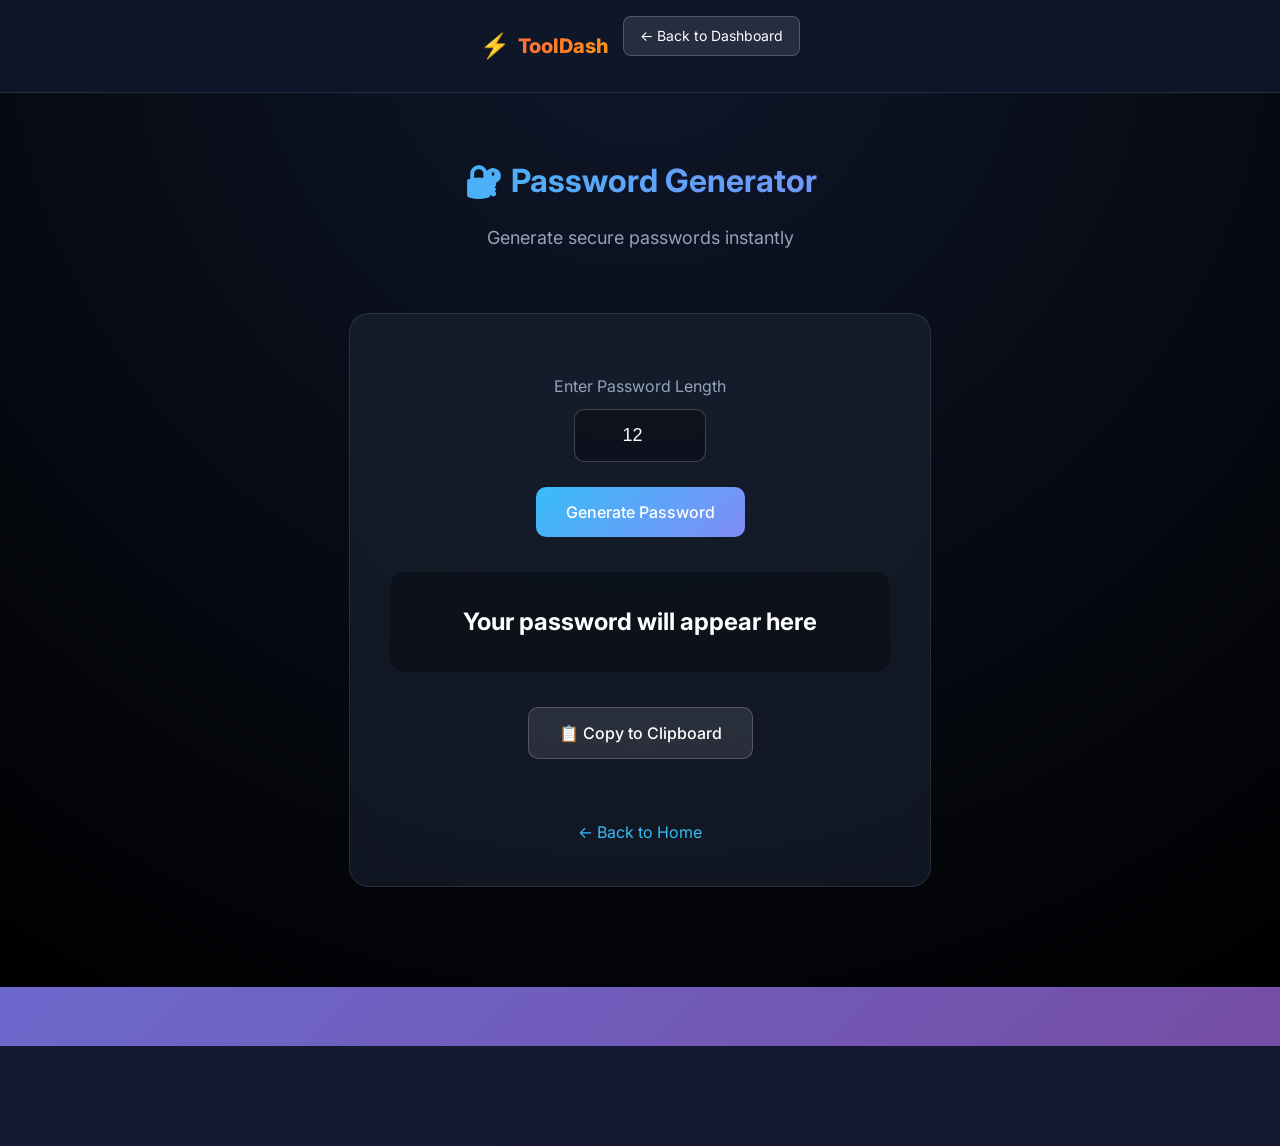
<file: password.html>
<!DOCTYPE html>
<html>
<head>
    <meta charset="UTF-8">
    <meta name="viewport" content="width=device-width, initial-scale=1.0, maximum-scale=1.0, user-scalable=no">
    <title>ToolDash - Password Generator</title>
    <link rel="icon" type="image/x-icon" href="favicon.ico">
    <link rel="preconnect" href="https://fonts.googleapis.com">
    <link rel="preconnect" href="https://fonts.gstatic.com" crossorigin>
    <link href="https://fonts.googleapis.com/css2?family=Inter:wght@300;400;500;600;700&display=swap" rel="stylesheet">
    <link rel="stylesheet" href="style.css">
    <style>
        /* Tool page styles */
        body {
            font-family: 'Inter', -apple-system, BlinkMacSystemFont, 'Segoe UI', Roboto, sans-serif;
        }

        .tool-page {
            min-height: 100vh;
            background: var(--bg-gradient, radial-gradient(circle at top, #0f172a, #000));
        }

        .tool-nav {
            background: rgba(15, 23, 42, 0.95);
            backdrop-filter: blur(20px);
            border-bottom: 1px solid rgba(255, 255, 255, 0.1);
            padding: 16px 20px;
            position: sticky;
            top: 0;
            z-index: 100;
        }

        .tool-nav-content {
            max-width: 1200px;
            margin: 0 auto;
            display: flex;
            align-items: center;
            justify-content: space-between;
        }

        .tool-nav .logo {
            display: flex;
            align-items: center;
            gap: 8px;
            font-size: 18px;
            font-weight: 600;
        }

        .back-btn {
            background: rgba(255, 255, 255, 0.1);
            border: 1px solid rgba(255, 255, 255, 0.2);
            color: white;
            padding: 8px 16px;
            border-radius: 8px;
            text-decoration: none;
            font-size: 14px;
            transition: all 0.3s ease;
        }

        .back-btn:hover {
            background: rgba(255, 255, 255, 0.2);
        }

        .tool-main {
            max-width: 600px;
            margin: 0 auto;
            padding: 40px 20px;
        }

        .tool-header {
            text-align: center;
            margin-bottom: 40px;
        }

        .tool-title {
            font-size: 2rem;
            font-weight: 700;
            margin-bottom: 8px;
            background: linear-gradient(135deg, #38bdf8, #818cf8);
            -webkit-background-clip: text;
            -webkit-text-fill-color: transparent;
            background-clip: text;
        }

        .tool-subtitle {
            color: #94a3b8;
            font-size: 1.125rem;
        }

        /* Button consistency */
        .btn {
            padding: 12px 24px;
            border-radius: 8px;
            font-size: 16px;
            font-weight: 500;
            cursor: pointer;
            transition: all 0.3s ease;
            border: none;
            font-family: 'Inter', sans-serif;
        }

        .btn-primary {
            background: linear-gradient(135deg, #38bdf8, #818cf8);
            color: white;
        }

        .btn-primary:hover {
            transform: translateY(-2px);
            box-shadow: 0 8px 20px rgba(56, 189, 248, 0.4);
        }

        .btn-secondary {
            background: rgba(255, 255, 255, 0.1);
            border: 1px solid rgba(255, 255, 255, 0.2);
            color: white;
        }

        .btn-secondary:hover {
            background: rgba(255, 255, 255, 0.2);
        }

        /* Tool footer */
        .tool-footer {
            background: rgba(15, 23, 42, 0.95);
            backdrop-filter: blur(20px);
            border-top: 1px solid rgba(255, 255, 255, 0.1);
            padding: 24px 0;
            margin-top: 60px;
        }

        .tool-footer-content {
            max-width: 1200px;
            margin: 0 auto;
            padding: 0 20px;
            text-align: center;
            color: #94a3b8;
            font-size: 0.875rem;
        }
        .tool-container {
            max-width: 500px;
            margin: 60px auto;
            padding: 40px;
            background: rgba(30, 41, 59, 0.5);
            backdrop-filter: blur(10px);
            border-radius: 20px;
            border: 1px solid rgba(255,255,255,0.1);
            animation: slideUp 0.8s ease;
        }

        @keyframes slideUp {
            from {
                transform: translateY(30px);
                opacity: 0;
            }
            to {
                transform: translateY(0);
                opacity: 1;
            }
        }

        .input-group {
            margin: 20px 0;
        }

        .input-group label {
            display: block;
            margin-bottom: 10px;
            color: #94a3b8;
        }

        .input-group input {
            padding: 15px;
            border-radius: 10px;
            border: 1px solid rgba(255,255,255,0.2);
            background: rgba(0,0,0,0.3);
            color: white;
            font-size: 18px;
            width: 100px;
            text-align: center;
        }

        .result-box {
            margin: 30px 0;
            padding: 20px;
            background: rgba(0,0,0,0.3);
            border-radius: 15px;
            min-height: 60px;
            display: flex;
            align-items: center;
            justify-content: center;
        }

        .result-box h3 {
            margin: 0;
            color: white;
            font-size: 24px;
            word-break: break-all;
        }

        .btn {
            padding: 15px 30px;
            border-radius: 10px;
            border: none;
            font-size: 16px;
            cursor: pointer;
            transition: 0.3s;
            margin: 5px;
        }

        .btn-primary {
            background: linear-gradient(135deg, #38bdf8, #818cf8);
            color: white;
        }

        .btn-primary:hover {
            transform: scale(1.05);
            box-shadow: 0 0 30px #38bdf8;
        }

        .btn-secondary {
            background: rgba(255,255,255,0.1);
            color: white;
            border: 1px solid rgba(255,255,255,0.2);
        }

        .btn-secondary:hover {
            background: rgba(255,255,255,0.2);
        }

        .back-link {
            display: inline-block;
            margin-top: 30px;
            color: #38bdf8;
            text-decoration: none;
        }

        .back-link:hover {
            text-decoration: underline;
        }

        /* MOBILE RESPONSIVE */
        @media (max-width: 600px) {
            .tool-container {
                width: calc(100% - 40px);
                padding: 25px 15px;
                margin: 30px 15px;
            }

            .input-group input {
                width: 80%;
                font-size: 20px;
                padding: 12px;
            }

            .btn {
                width: 100%;
                max-width: 250px;
                margin: 8px 4px;
                font-size: 18px;
                min-height: 50px;
            }

            .result-box h3 {
                font-size: 18px;
            }

            nav {
                flex-direction: column;
                gap: 10px;
                padding: 12px;
            }

            nav > div {
                display: flex;
                gap: 10px;
                flex-wrap: wrap;
                justify-content: center;
            }

            .hero h1 {
                font-size: 24px;
            }
        }
    </style>
</head>
<body>

    <div class="tool-page">
        <!-- Tool Navigation -->
        <nav class="tool-nav">
            <div class="tool-nav-content">
                <div class="logo">
                    <span class="logo-icon">⚡</span>
                    <span class="logo-text">ToolDash</span>
                </div>
                <a href="index.html" class="back-btn">← Back to Dashboard</a>
            </div>
        </nav>

        <!-- Tool Content -->
        <main class="tool-main">
            <header class="tool-header">
                <h1 class="tool-title">🔐 Password Generator</h1>
                <p class="tool-subtitle">Generate secure passwords instantly</p>
            </header>

            <div class="tool-container">
        
        <div class="input-group">
            <label>Enter Password Length</label>
            <input type="number" id="length" value="12" min="4" max="50">
        </div>
        
        <button class="btn btn-primary" onclick="generatePassword()">Generate Password</button>
        
        <div class="result-box">
            <h3 id="result">Your password will appear here</h3>
        </div>
        
        <button class="btn btn-secondary" onclick="copyPassword()">📋 Copy to Clipboard</button>
        
        <br><br>
        <a href="index.html" class="back-link">← Back to Home</a>
    </div>
  
    <script>
        function generatePassword() {
            let length = document.getElementById("length").value;

            let chars = "abcdefghijklmnopqrstuvwxyzABCDEFGHIJKLMNOPQRSTUVWXYZ0123456789!@#$%^&*()_+-=[]{}|;:,.<>?";

            let password = "";

            for (let i = 0; i < length; i++) {
                let randomIndex = Math.floor(Math.random() * chars.length);
                password += chars[randomIndex];
            }

            document.getElementById("result").innerText = password;
        }

        function copyPassword() {
            let password = document.getElementById("result").innerText;

            if (password === "" || password === "Your password will appear here") {
                alert("Generate a password first!");
                return;
            }

            navigator.clipboard.writeText(password);
            alert("✅ Password copied to clipboard!");
        }
    </script>

            </div>
        </main>

        <!-- Tool Footer -->
        <footer class="tool-footer">
            <div class="tool-footer-content">
                <p>Built with ❤️ by SG SURYAN</p>
            </div>
        </footer>
    </div>

</body>
</html>
</file>
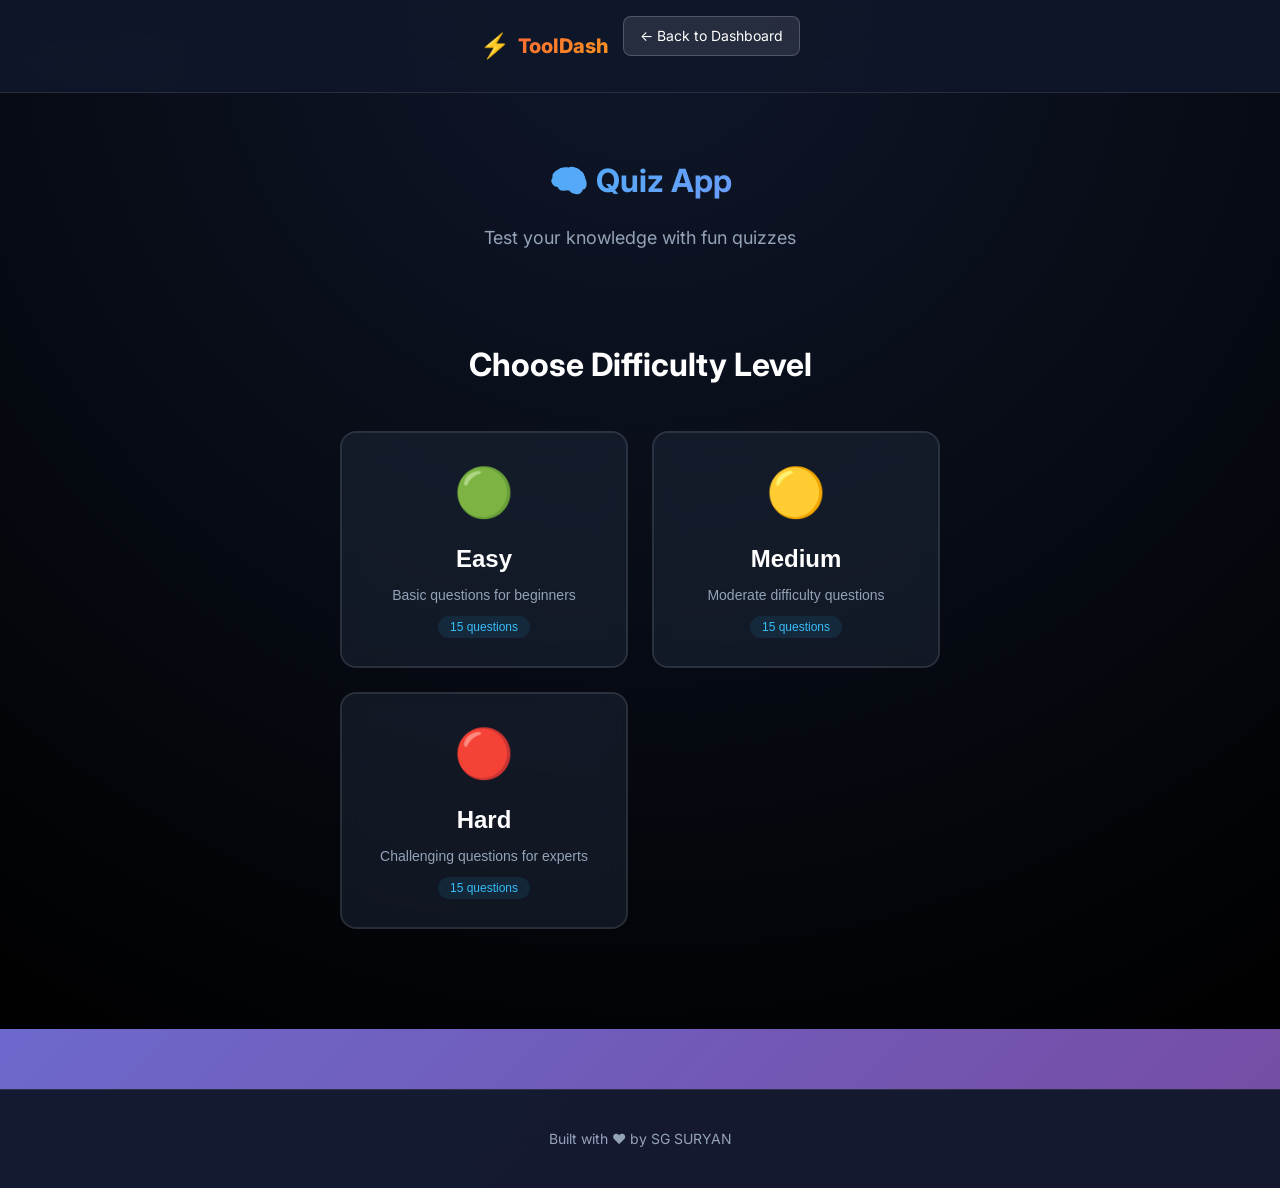
<file: quiz.html>
<!DOCTYPE html>
<html>
<head>
    <meta charset="UTF-8">
    <meta name="viewport" content="width=device-width, initial-scale=1.0, maximum-scale=1.0, user-scalable=no">
    <title>ToolDash - Quiz App</title>
    <link rel="icon" type="image/x-icon" href="favicon.ico">
    <link rel="preconnect" href="https://fonts.googleapis.com">
    <link rel="preconnect" href="https://fonts.gstatic.com" crossorigin>
    <link href="https://fonts.googleapis.com/css2?family=Inter:wght@300;400;500;600;700&display=swap" rel="stylesheet">
    <link rel="stylesheet" href="style.css">
    <style>
        /* Tool page styles */
        body {
            font-family: 'Inter', -apple-system, BlinkMacSystemFont, 'Segoe UI', Roboto, sans-serif;
        }

        .tool-page {
            min-height: 100vh;
            background: var(--bg-gradient, radial-gradient(circle at top, #0f172a, #000));
        }

        .tool-nav {
            background: rgba(15, 23, 42, 0.95);
            backdrop-filter: blur(20px);
            border-bottom: 1px solid rgba(255, 255, 255, 0.1);
            padding: 16px 20px;
            position: sticky;
            top: 0;
            z-index: 100;
        }

        .tool-nav-content {
            max-width: 1200px;
            margin: 0 auto;
            display: flex;
            align-items: center;
            justify-content: space-between;
        }

        .tool-nav .logo {
            display: flex;
            align-items: center;
            gap: 8px;
            font-size: 18px;
            font-weight: 600;
        }

        .back-btn {
            background: rgba(255, 255, 255, 0.1);
            border: 1px solid rgba(255, 255, 255, 0.2);
            color: white;
            padding: 8px 16px;
            border-radius: 8px;
            text-decoration: none;
            font-size: 14px;
            transition: all 0.3s ease;
        }

        .back-btn:hover {
            background: rgba(255, 255, 255, 0.2);
        }

        .tool-main {
            max-width: 600px;
            margin: 0 auto;
            padding: 40px 20px;
        }

        .tool-header {
            text-align: center;
            margin-bottom: 40px;
        }

        .tool-title {
            font-size: 2rem;
            font-weight: 700;
            margin-bottom: 8px;
            background: linear-gradient(135deg, #38bdf8, #818cf8);
            -webkit-background-clip: text;
            -webkit-text-fill-color: transparent;
            background-clip: text;
        }

        .tool-subtitle {
            color: #94a3b8;
            font-size: 1.125rem;
        }

        /* Button consistency */
        .btn, .btn-restart, .quiz-btn {
            padding: 12px 24px;
            border-radius: 8px;
            font-size: 16px;
            font-weight: 500;
            cursor: pointer;
            transition: all 0.3s ease;
            border: none;
            font-family: 'Inter', sans-serif;
        }

        .btn-primary, .btn-restart {
            background: linear-gradient(135deg, #38bdf8, #818cf8);
            color: white;
        }

        .btn-primary:hover, .btn-restart:hover {
            transform: translateY(-2px);
            box-shadow: 0 8px 20px rgba(56, 189, 248, 0.4);
        }

        .btn-secondary {
            background: linear-gradient(135deg, #6366f1, #8b5cf6);
            color: white;
            border: none;
            position: relative;
            overflow: hidden;
            box-shadow: 0 4px 15px rgba(99, 102, 241, 0.3);
        }

        .btn-secondary::before {
            content: '';
            position: absolute;
            top: 0;
            left: -100%;
            width: 100%;
            height: 100%;
            background: linear-gradient(90deg, transparent, rgba(255, 255, 255, 0.2), transparent);
            transition: left 0.5s;
        }

        .btn-secondary:hover::before {
            left: 100%;
        }

        .btn-secondary:hover {
            transform: translateY(-2px) scale(1.02);
            box-shadow: 0 8px 25px rgba(99, 102, 241, 0.5);
            background: linear-gradient(135deg, #4f46e5, #7c3aed);
        }

        .btn-secondary:active {
            transform: translateY(0) scale(0.98);
            transition: all 0.1s ease;
        }

        .quiz-btn {
            background: rgba(255, 255, 255, 0.05);
            color: white;
            border: 1px solid rgba(255, 255, 255, 0.2);
            text-align: left;
            width: 100%;
            margin: 8px 0;
        }

        .quiz-btn:hover {
            background: rgba(56, 189, 248, 0.2);
            border-color: #38bdf8;
        }

        /* Difficulty Selection */
        .difficulty-screen {
            text-align: center;
            padding: 20px 0;
        }

        .difficulty-screen h2 {
            color: white;
            margin-bottom: 40px;
            font-size: 2rem;
        }

        .difficulty-options {
            display: grid;
            grid-template-columns: repeat(auto-fit, minmax(250px, 1fr));
            gap: 24px;
            margin-bottom: 40px;
        }

        .difficulty-btn {
            background: rgba(30, 41, 59, 0.5);
            backdrop-filter: blur(10px);
            border: 2px solid rgba(255, 255, 255, 0.1);
            border-radius: 16px;
            padding: 32px 24px;
            cursor: pointer;
            transition: all 0.3s ease;
            text-align: center;
        }

        .difficulty-btn:hover {
            transform: translateY(-8px);
            border-color: rgba(56, 189, 248, 0.3);
            box-shadow: 0 20px 40px rgba(0, 0, 0, 0.3);
        }

        .difficulty-btn.easy:hover {
            border-color: rgba(34, 197, 94, 0.5);
            box-shadow: 0 20px 40px rgba(34, 197, 94, 0.2);
        }

        .difficulty-btn.medium:hover {
            border-color: rgba(245, 158, 11, 0.5);
            box-shadow: 0 20px 40px rgba(245, 158, 11, 0.2);
        }

        .difficulty-btn.hard:hover {
            border-color: rgba(239, 68, 68, 0.5);
            box-shadow: 0 20px 40px rgba(239, 68, 68, 0.2);
        }

        .difficulty-icon {
            font-size: 3rem;
            margin-bottom: 16px;
        }

        .difficulty-btn h3 {
            color: white;
            margin-bottom: 8px;
            font-size: 1.5rem;
        }

        .difficulty-btn p {
            color: #94a3b8;
            margin-bottom: 16px;
            font-size: 0.875rem;
        }

        .question-count {
            background: rgba(56, 189, 248, 0.1);
            color: #38bdf8;
            padding: 4px 12px;
            border-radius: 12px;
            font-size: 0.75rem;
            font-weight: 500;
        }

        /* Answer Overlay */
        .answer-overlay {
            position: fixed;
            top: 0;
            left: 0;
            width: 100%;
            height: 100%;
            background: rgba(0, 0, 0, 0.8);
            backdrop-filter: blur(5px);
            display: flex;
            align-items: center;
            justify-content: center;
            z-index: 1000;
            animation: fadeIn 0.3s ease;
        }

        .answer-card {
            background: rgba(30, 41, 59, 0.95);
            backdrop-filter: blur(20px);
            border: 2px solid rgba(255, 255, 255, 0.1);
            border-radius: 20px;
            padding: 40px;
            text-align: center;
            max-width: 400px;
            width: 90%;
            animation: slideUp 0.4s ease;
        }

        .answer-icon {
            font-size: 4rem;
            margin-bottom: 20px;
        }

        .answer-title {
            font-size: 2rem;
            font-weight: 700;
            margin-bottom: 16px;
        }

        .answer-text {
            color: #94a3b8;
            margin-bottom: 30px;
            font-size: 1.125rem;
        }

        .correct-answer {
            background: rgba(34, 197, 94, 0.1);
            color: #22c55e;
            padding: 12px 20px;
            border-radius: 12px;
            margin-bottom: 30px;
            display: inline-block;
            font-weight: 500;
        }

        .answer-btn {
            background: linear-gradient(135deg, #38bdf8, #818cf8);
            color: white;
            border: none;
            padding: 12px 24px;
            border-radius: 8px;
            font-size: 16px;
            font-weight: 500;
            cursor: pointer;
            transition: all 0.3s ease;
        }

        .answer-btn:hover {
            transform: translateY(-2px);
            box-shadow: 0 8px 20px rgba(56, 189, 248, 0.4);
        }

        @keyframes fadeIn {
            from { opacity: 0; }
            to { opacity: 1; }
        }

        @keyframes slideUp {
            from {
                opacity: 0;
                transform: translateY(30px);
            }
            to {
                opacity: 1;
                transform: translateY(0);
            }
        }

        /* Tool footer */
        .tool-footer {
            background: rgba(15, 23, 42, 0.95);
            backdrop-filter: blur(20px);
            border-top: 1px solid rgba(255, 255, 255, 0.1);
            padding: 24px 0;
            margin-top: 60px;
        }

        .tool-footer-content {
            max-width: 1200px;
            margin: 0 auto;
            padding: 0 20px;
            text-align: center;
            color: #94a3b8;
            font-size: 0.875rem;
        }
        .tool-container {
            max-width: 600px;
            margin: 60px auto;
            padding: 40px;
            background: rgba(30, 41, 59, 0.5);
            backdrop-filter: blur(10px);
            border-radius: 20px;
            border: 1px solid rgba(255,255,255,0.1);
            animation: slideUp 0.8s ease;
        }

        @keyframes slideUp {
            from {
                transform: translateY(30px);
                opacity: 0;
            }
            to {
                transform: translateY(0);
                opacity: 1;
            }
        }

        .quiz-header {
            display: flex;
            justify-content: space-between;
            margin-bottom: 30px;
            padding: 15px;
            background: rgba(0,0,0,0.3);
            border-radius: 10px;
        }

        .quiz-header h4 {
            margin: 0;
            color: #94a3b8;
        }

        .question-box {
            margin: 30px 0;
            padding: 30px;
            background: rgba(0,0,0,0.3);
            border-radius: 15px;
        }

        .question-box h3 {
            font-size: 22px;
            margin-bottom: 20px;
            color: white;
        }

        .quiz-btn {
            display: block;
            width: 100%;
            padding: 15px;
            margin: 10px 0;
            border-radius: 10px;
            border: 1px solid rgba(255,255,255,0.2);
            background: rgba(255,255,255,0.05);
            color: white;
            font-size: 16px;
            cursor: pointer;
            transition: 0.3s;
            text-align: left;
        }

        .quiz-btn:hover {
            background: rgba(56, 189, 248, 0.2);
            border-color: #38bdf8;
            transform: translateX(10px);
        }

        .quiz-btn.selected {
            background: rgba(56, 189, 248, 0.3);
            border-color: #38bdf8;
            transform: translateX(5px);
        }

        .score-display {
            text-align: center;
            padding: 40px;
        }

        .score-display h2 {
            font-size: 48px;
            color: #38bdf8;
            margin-bottom: 20px;
        }

        .difficulty-badge {
            display: inline-block;
            padding: 8px 16px;
            border-radius: 20px;
            font-size: 14px;
            font-weight: 600;
            margin-bottom: 20px;
        }

        .difficulty-badge.easy {
            background: rgba(34, 197, 94, 0.2);
            color: #22c55e;
        }

        .difficulty-badge.medium {
            background: rgba(245, 158, 11, 0.2);
            color: #f59e0b;
        }

        .difficulty-badge.hard {
            background: rgba(239, 68, 68, 0.2);
            color: #ef4444;
        }

        .score-message {
            font-size: 16px;
            font-weight: 500;
            color: #38bdf8;
            margin: 16px 0;
        }

        .action-buttons {
            display: flex;
            gap: 16px;
            justify-content: center;
            flex-wrap: wrap;
            margin-top: 8px;
            animation: slideInUp 0.5s ease-out 0.3s both;
        }

        .action-buttons .btn-secondary {
            font-size: 15px;
            padding: 14px 28px;
            font-weight: 600;
            letter-spacing: 0.5px;
        }

        .submit-section {
            text-align: center;
            margin-top: 20px;
            animation: fadeIn 0.3s ease;
        }

        .btn-restart {
            padding: 15px 30px;
            border-radius: 10px;
            border: none;
            background: linear-gradient(135deg, #38bdf8, #818cf8);
            color: white;
            font-size: 16px;
            cursor: pointer;
            transition: 0.3s;
        }

        .btn-restart:hover {
            transform: scale(1.05);
            box-shadow: 0 0 30px #38bdf8;
        }

        .back-link {
            display: inline-block;
            margin-top: 30px;
            color: #38bdf8;
            text-decoration: none;
        }

        .back-link:hover {
            text-decoration: underline;
        }

        /* MOBILE RESPONSIVE */
        @media (max-width: 600px) {
            .difficulty-options {
                grid-template-columns: 1fr;
                gap: 16px;
            }

            .difficulty-btn {
                padding: 24px 20px;
            }

            .difficulty-icon {
                font-size: 2.5rem;
            }

            .tool-container {
                width: calc(100% - 40px);
                padding: 20px 15px;
                margin: 30px 15px;
            }

            .quiz-header {
                flex-direction: column;
                gap: 10px;
                text-align: center;
            }

            .question-box {
                padding: 20px 15px;
            }

            .question-box h3 {
                font-size: 18px;
            }

            .quiz-btn {
                padding: 18px 15px;
                font-size: 16px;
                min-height: 50px;
            }

            .score-display h2 {
                font-size: 36px;
            }

            .action-buttons {
                flex-direction: column;
                align-items: center;
                gap: 12px;
            }

            .btn-restart, .btn-secondary {
                width: 100%;
                max-width: 250px;
                min-height: 50px;
                font-size: 18px;
            }

            .btn-secondary {
                background: linear-gradient(135deg, #6366f1, #8b5cf6);
            }

            .btn-secondary:hover {
                background: linear-gradient(135deg, #4f46e5, #7c3aed);
            }

            .answer-card {
                padding: 30px 20px;
                margin: 20px;
            }

            .answer-title {
                font-size: 1.75rem;
            }

            .submit-section .btn {
                width: 100%;
                max-width: 200px;
            }

            nav {
                flex-direction: column;
                gap: 10px;
                padding: 12px;
            }

            nav > div {
                display: flex;
                gap: 10px;
                flex-wrap: wrap;
                justify-content: center;
            }
        }
    </style>

</head>
<body>

    <div class="tool-page">
        <!-- Tool Navigation -->
        <nav class="tool-nav">
            <div class="tool-nav-content">
                <div class="logo">
                    <span class="logo-icon">⚡</span>
                    <span class="logo-text">ToolDash</span>
                </div>
                <a href="index.html" class="back-btn">← Back to Dashboard</a>
            </div>
        </nav>

        <!-- Tool Content -->
        <main class="tool-main">
            <header class="tool-header">
                <h1 class="tool-title">🧠 Quiz App</h1>
                <p class="tool-subtitle">Test your knowledge with fun quizzes</p>
            </header>

            <!-- Difficulty Selection Screen -->
            <div class="difficulty-screen" id="difficultyScreen">
                <a href="index.html" class="back-link" style="position: absolute; top: 20px; left: 20px;">← Back to Dashboard</a>
                <h2>Choose Difficulty Level</h2>
                <div class="difficulty-options">
                    <button class="difficulty-btn easy" onclick="startQuiz('easy')">
                        <div class="difficulty-icon">🟢</div>
                        <h3>Easy</h3>
                        <p>Basic questions for beginners</p>
                        <span class="question-count">15 questions</span>
                    </button>

                    <button class="difficulty-btn medium" onclick="startQuiz('medium')">
                        <div class="difficulty-icon">🟡</div>
                        <h3>Medium</h3>
                        <p>Moderate difficulty questions</p>
                        <span class="question-count">15 questions</span>
                    </button>

                    <button class="difficulty-btn hard" onclick="startQuiz('hard')">
                        <div class="difficulty-icon">🔴</div>
                        <h3>Hard</h3>
                        <p>Challenging questions for experts</p>
                        <span class="question-count">15 questions</span>
                    </button>
                </div>
            </div>

            <!-- Quiz Container -->
            <div class="tool-container" id="quizContainer" style="display: none;">

                <div class="quiz-header">
                    <h4 id="counter">Question 1 of 15</h4>
                    <h4 id="timer">⏱️ Time: 15s</h4>
                </div>

                <div class="question-box">
                    <h3 id="question">Loading question...</h3>
                </div>

                <button class="quiz-btn" onclick="selectAnswer('A')" id="btnA">A. Option</button>
                <button class="quiz-btn" onclick="selectAnswer('B')" id="btnB">B. Option</button>
                <button class="quiz-btn" onclick="selectAnswer('C')" id="btnC">C. Option</button>
                <button class="quiz-btn" onclick="selectAnswer('D')" id="btnD">D. Option</button>

                <div class="submit-section" id="submitSection" style="display: none;">
                    <button class="btn btn-primary" onclick="checkAnswer(selectedAnswer)">Submit Answer</button>
                </div>

                <div id="scoreArea"></div>

                <a href="index.html" class="back-link">← Back to Home</a>
            </div>

    <script>
        // Quiz Questions Database
        const quizQuestions = {
            easy: [
                { q: "What is 2 + 2?", A: "3", B: "4", C: "5", D: "6", correct: "B" },
                { q: "Capital of India?", A: "Mumbai", B: "Delhi", C: "Kolkata", D: "Chennai", correct: "B" },
                { q: "What is the color of the sky?", A: "Green", B: "Blue", C: "Red", D: "Yellow", correct: "B" },
                { q: "How many days in a week?", A: "5", B: "6", C: "7", D: "8", correct: "C" },
                { q: "Which animal is known as the King of Jungle?", A: "Tiger", B: "Lion", C: "Elephant", D: "Giraffe", correct: "B" },
                { q: "What is the largest planet in our solar system?", A: "Earth", B: "Mars", C: "Jupiter", D: "Saturn", correct: "C" },
                { q: "How many continents are there?", A: "5", B: "6", C: "7", D: "8", correct: "C" },
                { q: "What color is an emerald?", A: "Red", B: "Blue", C: "Green", D: "Yellow", correct: "C" },
                { q: "What do bees make?", A: "Milk", B: "Honey", C: "Sugar", D: "Juice", correct: "B" },
                { q: "What is the freezing point of water?", A: "0°C", B: "100°C", C: "-10°C", D: "50°C", correct: "A" },
                { q: "Which is bigger - Sun or Moon?", A: "Moon", B: "Sun", C: "Same size", D: "Depends on time", correct: "B" },
                { q: "How many legs does a spider have?", A: "6", B: "8", C: "10", D: "12", correct: "B" },
                { q: "What is the color of grass?", A: "Red", B: "Blue", C: "Green", D: "Yellow", correct: "C" },
                { q: "Which planet is closest to the Sun?", A: "Venus", B: "Mars", C: "Mercury", D: "Earth", correct: "C" },
                { q: "What do caterpillars turn into?", A: "Flies", B: "Butterflies", C: "Bees", D: "Moths", correct: "B" }
            ],
            medium: [
                { q: "What is the chemical symbol for gold?", A: "Go", B: "Gd", C: "Au", D: "Ag", correct: "C" },
                { q: "Who painted the Mona Lisa?", A: "Van Gogh", B: "Picasso", C: "Da Vinci", D: "Michelangelo", correct: "C" },
                { q: "What is the capital of Australia?", A: "Sydney", B: "Melbourne", C: "Canberra", D: "Perth", correct: "C" },
                { q: "What is the square root of 144?", A: "10", B: "12", C: "14", D: "16", correct: "B" },
                { q: "Which programming language is known as 'Python'?", A: "Snake", B: "Programming language", C: "Both", D: "Neither", correct: "C" },
                { q: "What is the longest river in the world?", A: "Amazon", B: "Nile", C: "Yangtze", D: "Mississippi", correct: "B" },
                { q: "Which element has atomic number 1?", A: "Helium", B: "Hydrogen", C: "Lithium", D: "Carbon", correct: "B" },
                { q: "What is the capital of Japan?", A: "Seoul", B: "Beijing", C: "Tokyo", D: "Bangkok", correct: "C" },
                { q: "Who wrote 'Pride and Prejudice'?", A: "Emily Brontë", B: "Jane Austen", C: "Charlotte Brontë", D: "George Eliot", correct: "B" },
                { q: "What is 15 × 12?", A: "160", B: "170", C: "180", D: "190", correct: "C" },
                { q: "Which planet is known as the Red Planet?", A: "Venus", B: "Mars", C: "Jupiter", D: "Saturn", correct: "B" },
                { q: "What is the currency of the United Kingdom?", A: "Euro", B: "Pound Sterling", C: "Dollar", D: "Franc", correct: "B" },
                { q: "Who discovered penicillin?", A: "Pasteur", B: "Fleming", C: "Jenner", D: "Koch", correct: "B" },
                { q: "What is the largest ocean on Earth?", A: "Atlantic", B: "Indian", C: "Arctic", D: "Pacific", correct: "D" },
                { q: "Which vitamin is produced by sunlight?", A: "A", B: "B", C: "C", D: "D", correct: "D" }
            ],
            hard: [
                { q: "What is the chemical formula for sulfuric acid?", A: "H2SO3", B: "H2SO4", C: "H2SO2", D: "HSO4", correct: "B" },
                { q: "Who was the first woman to win a Nobel Prize?", A: "Marie Curie", B: "Rosalind Franklin", C: "Lise Meitner", D: "Irène Joliot-Curie", correct: "A" },
                { q: "What is the capital of Bhutan?", A: "Kathmandu", B: "Dhaka", C: "Thimphu", D: "Colombo", correct: "C" },
                { q: "What is the value of π (pi) to 3 decimal places?", A: "3.141", B: "3.142", C: "3.143", D: "3.144", correct: "B" },
                { q: "Which programming paradigm does JavaScript primarily use?", A: "Procedural", B: "Object-oriented", C: "Functional", D: "All of the above", correct: "D" },
                { q: "What is the deepest point in Earth's oceans?", A: "Mariana Trench", B: "Puerto Rico Trench", C: "Java Trench", D: "Peru-Chile Trench", correct: "A" },
                { q: "Which element has the highest melting point?", A: "Tungsten", B: "Carbon", C: "Osmium", D: "Iridium", correct: "A" },
                { q: "What is the capital of Kazakhstan?", A: "Almaty", B: "Astana", C: "Tashkent", D: "Bishkek", correct: "B" },
                { q: "Who wrote 'One Hundred Years of Solitude'?", A: "Julio Cortázar", B: "Gabriel García Márquez", C: "Mario Vargas Llosa", D: "Pablo Neruda", correct: "B" },
                { q: "What is 17³ (17 cubed)?", A: "4913", B: "4851", C: "4933", D: "4891", correct: "A" },
                { q: "Which particle mediates the strong nuclear force?", A: "Photon", B: "Gluon", C: "W boson", D: "Higgs boson", correct: "B" },
                { q: "What is the currency of Switzerland?", A: "Euro", B: "Franc", C: "Krone", D: "Mark", correct: "B" },
                { q: "Who formulated the uncertainty principle?", A: "Einstein", B: "Bohr", C: "Heisenberg", D: "Schrödinger", correct: "C" },
                { q: "What is the largest desert in the world?", A: "Sahara", B: "Arabian", C: "Gobi", D: "Antarctica", correct: "D" },
                { q: "Which neurotransmitter is primarily associated with pleasure?", A: "Serotonin", B: "Dopamine", C: "Acetylcholine", D: "GABA", correct: "B" }
            ]
        };

        let currentDifficulty = '';
        let questions = [];
        let current = 0;
        let score = 0;
        let time = 15;
        let timerInterval;
        let selectedAnswer = '';

        function startQuiz(difficulty) {
            currentDifficulty = difficulty;
            questions = [...quizQuestions[difficulty]];

            // Shuffle questions
            questions = shuffleArray(questions);

            document.getElementById('difficultyScreen').style.display = 'none';
            document.getElementById('quizContainer').style.display = 'block';

            current = 0;
            score = 0;
            loadQuestion();
        }

        function shuffleArray(array) {
            for (let i = array.length - 1; i > 0; i--) {
                const j = Math.floor(Math.random() * (i + 1));
                [array[i], array[j]] = [array[j], array[i]];
            }
            return array;
        }

        function loadQuestion() {
            if (current >= questions.length) {
                showFinalScore();
                return;
            }

            let q = questions[current];
            selectedAnswer = '';

            document.getElementById("counter").innerText = `Question ${current + 1} of ${questions.length}`;
            document.getElementById("question").innerText = q.q;
            document.getElementById("btnA").innerText = `A. ${q.A}`;
            document.getElementById("btnB").innerText = `B. ${q.B}`;
            document.getElementById("btnC").innerText = `C. ${q.C}`;
            document.getElementById("btnD").innerText = `D. ${q.D}`;

            // Reset button styles
            document.querySelectorAll('.quiz-btn').forEach(btn => {
                btn.classList.remove('selected');
            });

            startTimer();
        }

        function startTimer() {
            time = 15;

            let timerElement = document.getElementById("timer");
            if (timerElement) {
                timerElement.innerText = `⏱️ Time: ${time}s`;
            }

            clearInterval(timerInterval);

            timerInterval = setInterval(() => {
                time--;

                let timerElement = document.getElementById("timer");
                if (timerElement) {
                    timerElement.innerText = `⏱️ Time: ${time}s`;

                    // Change color when time is low
                    if (time <= 5) {
                        timerElement.style.color = '#ef4444';
                    } else if (time <= 10) {
                        timerElement.style.color = '#f59e0b';
                    } else {
                        timerElement.style.color = '#94a3b8';
                    }
                }

                if (time <= 0) {
                    clearInterval(timerInterval);
                    checkAnswer("", true);
                }
            }, 1000);
        }

        function selectAnswer(option) {
            selectedAnswer = option;

            // Highlight selected button
            document.querySelectorAll('.quiz-btn').forEach(btn => {
                btn.classList.remove('selected');
            });
            event.target.classList.add('selected');

            // Show submit button
            document.getElementById('submitSection').style.display = 'block';
        }

        function checkAnswer(ans, timeout = false) {
            if (!ans && !timeout) return; // Wait for answer if not timeout

            clearInterval(timerInterval);

            let correct = questions[current].correct;
            let isCorrect = ans === correct;

            if (isCorrect) {
                score++;
            }

            showAnswerScreen(isCorrect, correct, timeout);
        }

        function showAnswerScreen(isCorrect, correctAnswer, timeout) {
            let icon, title, message, bgColor;

            if (timeout) {
                icon = "⏰";
                title = "Time's Up!";
                message = "You ran out of time.";
                bgColor = "#f59e0b";
            } else if (isCorrect) {
                icon = "✅";
                title = "Correct!";
                message = "Great job!";
                bgColor = "#22c55e";
            } else {
                icon = "❌";
                title = "Wrong Answer";
                message = "Better luck next time!";
                bgColor = "#ef4444";
            }

            let overlay = document.createElement('div');
            overlay.className = 'answer-overlay';
            overlay.innerHTML = `
                <div class="answer-card">
                    <div class="answer-icon" style="color: ${bgColor}">${icon}</div>
                    <h2 class="answer-title" style="color: ${bgColor}">${title}</h2>
                    <p class="answer-text">${message}</p>
                    ${!isCorrect || timeout ? `<div class="correct-answer">Correct answer: ${getAnswerText(correctAnswer)}</div>` : ''}
                    <button class="answer-btn" onclick="nextQuestion()">Next Question →</button>
                </div>
            `;

            document.body.appendChild(overlay);
        }

        function getAnswerText(answer) {
            let q = questions[current];
            switch(answer) {
                case 'A': return q.A;
                case 'B': return q.B;
                case 'C': return q.C;
                case 'D': return q.D;
                default: return answer;
            }
        }

        function nextQuestion() {
            // Remove overlay
            let overlay = document.querySelector('.answer-overlay');
            if (overlay) {
                overlay.remove();
            }

            current++;
            loadQuestion();
        }

        function showFinalScore() {
            let percentage = Math.round((score / questions.length) * 100);
            let emoji = percentage >= 90 ? "🏆" : percentage >= 80 ? "🎉" : percentage >= 70 ? "👏" : percentage >= 50 ? "👍" : "💪";

            document.getElementById("quizContainer").innerHTML = `
                <div class="score-display">
                    <h1>Quiz Complete!</h1>
                    <div class="difficulty-badge ${currentDifficulty}">${currentDifficulty.charAt(0).toUpperCase() + currentDifficulty.slice(1)} Level</div>
                    <h2>${score} / ${questions.length}</h2>
                    <p style="color: #94a3b8; font-size: 18px;">You got ${percentage}% correct ${emoji}</p>
                    <div class="score-message">
                        ${percentage >= 90 ? "Outstanding performance! 🏆" :
                          percentage >= 80 ? "Excellent work! 🎉" :
                          percentage >= 70 ? "Great job! 👏" :
                          percentage >= 50 ? "Good effort! 👍" :
                          "Keep practicing! 💪"}
                    </div>
                    <div class="action-buttons">
                        <button class="btn-restart" onclick="restartQuiz()">🔄 Play Again</button>
                        <button class="btn-secondary" onclick="changeDifficulty()">⚡ Change Difficulty</button>
                    </div>
                    <br>
                    <a href="index.html" class="back-link">← Back to Dashboard</a>
                </div>
            `;
        }

        function restartQuiz() {
            startQuiz(currentDifficulty);
        }

        function changeDifficulty() {
            document.getElementById('quizContainer').style.display = 'none';
            document.getElementById('difficultyScreen').style.display = 'block';
            document.getElementById('scoreArea').innerHTML = '';
        }
    </script>

            </div>
        </main>

        <!-- Tool Footer -->
        <footer class="tool-footer">
            <div class="tool-footer-content">
                <p>Built with ❤️ by SG SURYAN</p>
            </div>
        </footer>
    </div>

</body>
</html>
</file>
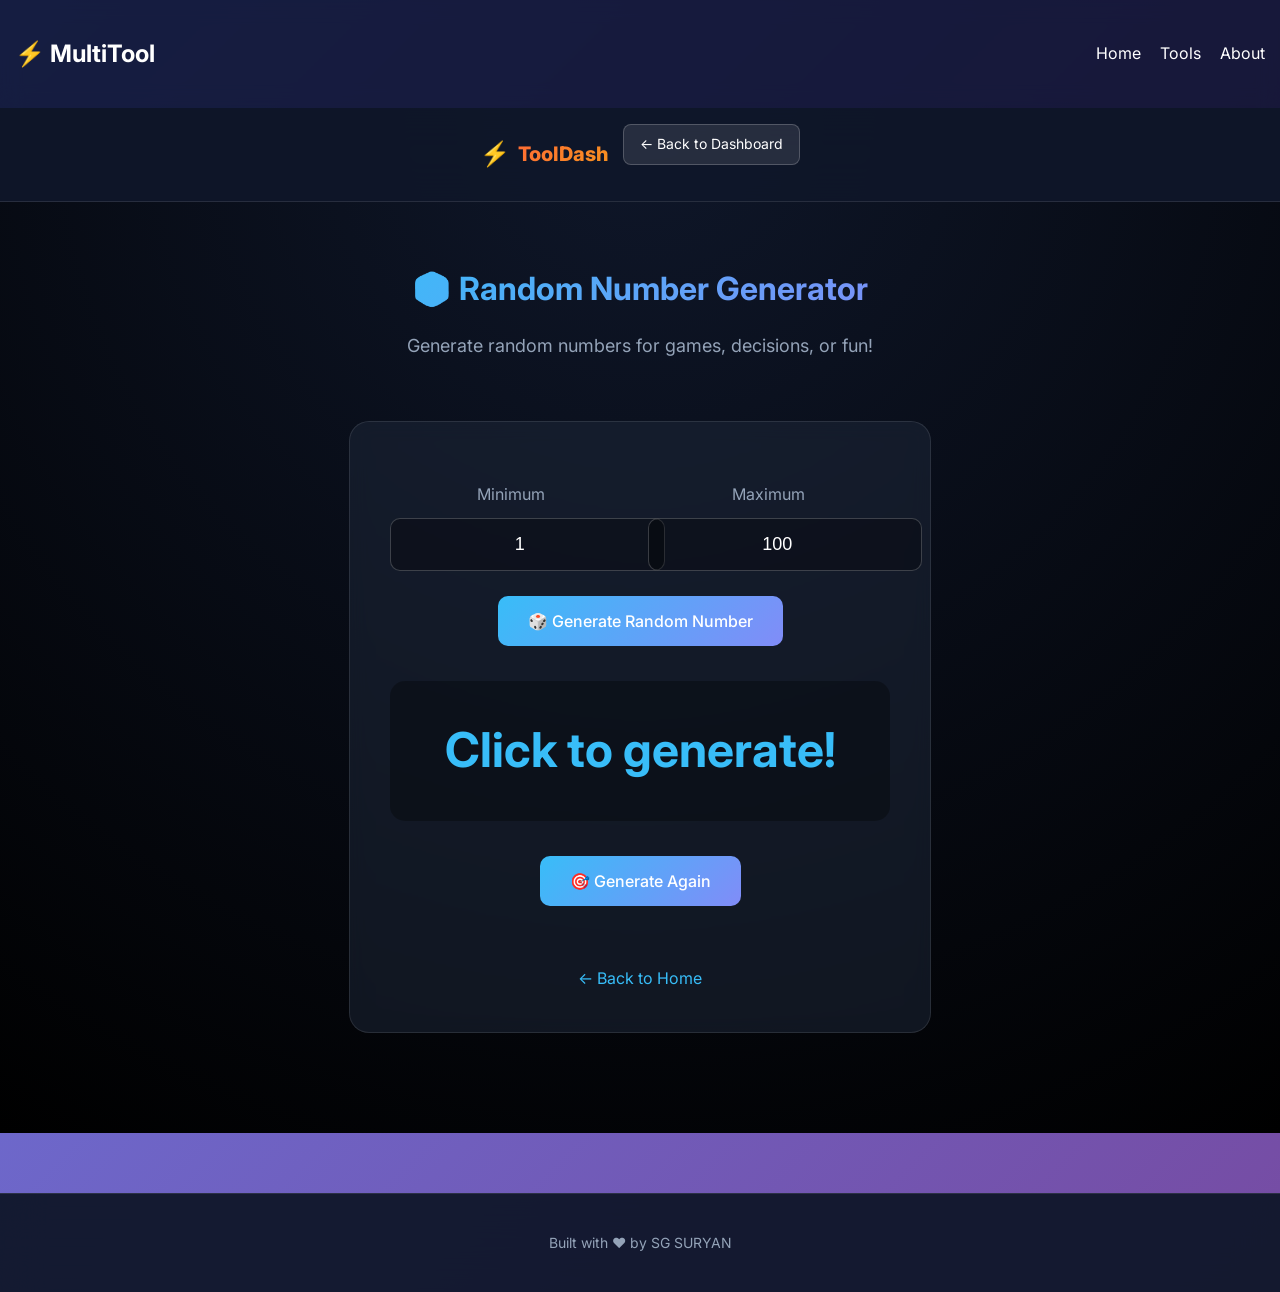
<file: random.html>
<!DOCTYPE html>
<html>
<head>
    <meta charset="UTF-8">
    <meta name="viewport" content="width=device-width, initial-scale=1.0, maximum-scale=1.0, user-scalable=no">
    <title>ToolDash - Random Number Generator</title>
    <link rel="icon" type="image/x-icon" href="favicon.ico">
    <link rel="preconnect" href="https://fonts.googleapis.com">
    <link rel="preconnect" href="https://fonts.gstatic.com" crossorigin>
    <link href="https://fonts.googleapis.com/css2?family=Inter:wght@300;400;500;600;700&display=swap" rel="stylesheet">
    <link rel="stylesheet" href="style.css">
    <style>
        /* Tool page styles */
        body {
            font-family: 'Inter', -apple-system, BlinkMacSystemFont, 'Segoe UI', Roboto, sans-serif;
        }

        .tool-page {
            min-height: 100vh;
            background: var(--bg-gradient, radial-gradient(circle at top, #0f172a, #000));
        }

        .tool-nav {
            background: rgba(15, 23, 42, 0.95);
            backdrop-filter: blur(20px);
            border-bottom: 1px solid rgba(255, 255, 255, 0.1);
            padding: 16px 20px;
            position: sticky;
            top: 0;
            z-index: 100;
        }

        .tool-nav-content {
            max-width: 1200px;
            margin: 0 auto;
            display: flex;
            align-items: center;
            justify-content: space-between;
        }

        .tool-nav .logo {
            display: flex;
            align-items: center;
            gap: 8px;
            font-size: 18px;
            font-weight: 600;
        }

        .back-btn {
            background: rgba(255, 255, 255, 0.1);
            border: 1px solid rgba(255, 255, 255, 0.2);
            color: white;
            padding: 8px 16px;
            border-radius: 8px;
            text-decoration: none;
            font-size: 14px;
            transition: all 0.3s ease;
        }

        .back-btn:hover {
            background: rgba(255, 255, 255, 0.2);
        }

        .tool-main {
            max-width: 600px;
            margin: 0 auto;
            padding: 40px 20px;
        }

        .tool-header {
            text-align: center;
            margin-bottom: 40px;
        }

        .tool-title {
            font-size: 2rem;
            font-weight: 700;
            margin-bottom: 8px;
            background: linear-gradient(135deg, #38bdf8, #818cf8);
            -webkit-background-clip: text;
            -webkit-text-fill-color: transparent;
            background-clip: text;
        }

        .tool-subtitle {
            color: #94a3b8;
            font-size: 1.125rem;
        }

        /* Button consistency */
        .btn {
            padding: 12px 24px;
            border-radius: 8px;
            font-size: 16px;
            font-weight: 500;
            cursor: pointer;
            transition: all 0.3s ease;
            border: none;
            font-family: 'Inter', sans-serif;
        }

        .btn-primary {
            background: linear-gradient(135deg, #38bdf8, #818cf8);
            color: white;
        }

        .btn-primary:hover {
            transform: translateY(-2px);
            box-shadow: 0 8px 20px rgba(56, 189, 248, 0.4);
        }

        /* Tool footer */
        .tool-footer {
            background: rgba(15, 23, 42, 0.95);
            backdrop-filter: blur(20px);
            border-top: 1px solid rgba(255, 255, 255, 0.1);
            padding: 24px 0;
            margin-top: 60px;
        }

        .tool-footer-content {
            max-width: 1200px;
            margin: 0 auto;
            padding: 0 20px;
            text-align: center;
            color: #94a3b8;
            font-size: 0.875rem;
        }
        .tool-container {
            max-width: 500px;
            margin: 60px auto;
            padding: 40px;
            background: rgba(30, 41, 59, 0.5);
            backdrop-filter: blur(10px);
            border-radius: 20px;
            border: 1px solid rgba(255,255,255,0.1);
            animation: slideUp 0.8s ease;
        }

        @keyframes slideUp {
            from {
                transform: translateY(30px);
                opacity: 0;
            }
            to {
                transform: translateY(0);
                opacity: 1;
            }
        }

        .input-group {
            margin: 20px 0;
        }

        .input-group label {
            display: block;
            margin-bottom: 10px;
            color: #94a3b8;
        }

        .input-row {
            display: flex;
            gap: 15px;
            align-items: center;
        }

        .input-group input {
            padding: 15px;
            border-radius: 10px;
            border: 1px solid rgba(255,255,255,0.2);
            background: rgba(0,0,0,0.3);
            color: white;
            font-size: 18px;
            width: 100%;
            text-align: center;
        }

        .result-box {
            margin: 30px 0;
            padding: 30px;
            background: rgba(0,0,0,0.3);
            border-radius: 15px;
            min-height: 80px;
            display: flex;
            align-items: center;
            justify-content: center;
            font-size: 48px;
            font-weight: bold;
            color: #38bdf8;
            animation: bounceIn 0.6s ease;
        }

        @keyframes bounceIn {
            0% { transform: scale(0.3); opacity: 0; }
            50% { transform: scale(1.05); }
            70% { transform: scale(0.9); }
            100% { transform: scale(1); opacity: 1; }
        }

        .btn {
            padding: 15px 30px;
            border-radius: 10px;
            border: none;
            font-size: 16px;
            cursor: pointer;
            transition: 0.3s;
            margin: 5px;
        }

        .btn-primary {
            background: linear-gradient(135deg, #38bdf8, #818cf8);
            color: white;
        }

        .btn-primary:hover {
            transform: scale(1.05);
            box-shadow: 0 0 30px #38bdf8;
        }

        .back-link {
            display: inline-block;
            margin-top: 30px;
            color: #38bdf8;
            text-decoration: none;
        }

        .back-link:hover {
            text-decoration: underline;
        }

        /* MOBILE RESPONSIVE */
        @media (max-width: 600px) {
            .tool-container {
                width: calc(100% - 40px);
                padding: 25px 15px;
                margin: 30px 15px;
            }

            .input-row {
                flex-direction: column;
                gap: 10px;
            }

            .input-group input {
                width: 100%;
                font-size: 20px;
                padding: 12px;
            }

            .btn {
                width: 100%;
                max-width: 250px;
                margin: 8px 4px;
                font-size: 18px;
                min-height: 50px;
            }

            .result-box {
                font-size: 36px;
                padding: 20px;
            }

            nav {
                flex-direction: column;
                gap: 10px;
                padding: 12px;
            }

            nav > div {
                display: flex;
                gap: 10px;
                flex-wrap: wrap;
                justify-content: center;
            }
        }
    </style>
</head>
<body>

    <!-- NAVBAR -->
    <nav>
        <h2>⚡ MultiTool</h2>
        <div>
            <a href="index.html">Home</a>
            <a href="#">Tools</a>
            <a href="#">About</a>
        </div>
    </nav>

    <div class="tool-page">
        <!-- Tool Navigation -->
        <nav class="tool-nav">
            <div class="tool-nav-content">
                <div class="logo">
                    <span class="logo-icon">⚡</span>
                    <span class="logo-text">ToolDash</span>
                </div>
                <a href="index.html" class="back-btn">← Back to Dashboard</a>
            </div>
        </nav>

        <!-- Tool Content -->
        <main class="tool-main">
            <header class="tool-header">
                <h1 class="tool-title">🎲 Random Number Generator</h1>
                <p class="tool-subtitle">Generate random numbers for games, decisions, or fun!</p>
            </header>

            <div class="tool-container">

        <div class="input-row">
            <div class="input-group">
                <label>Minimum</label>
                <input type="number" id="min" value="1">
            </div>
            <div class="input-group">
                <label>Maximum</label>
                <input type="number" id="max" value="100">
            </div>
        </div>

        <button class="btn btn-primary" onclick="generateRandom()">🎲 Generate Random Number</button>

        <div class="result-box" id="result">
            Click to generate!
        </div>

        <button class="btn btn-primary" onclick="generateRandom()">🎯 Generate Again</button>

        <br><br>
        <a href="index.html" class="back-link">← Back to Home</a>
    </div>

    <script>
        function generateRandom() {
            let min = parseInt(document.getElementById("min").value);
            let max = parseInt(document.getElementById("max").value);

            if (isNaN(min) || isNaN(max) || min >= max) {
                alert("Please enter valid numbers! Minimum should be less than maximum.");
                return;
            }

            let random = Math.floor(Math.random() * (max - min + 1)) + min;
            document.getElementById("result").innerText = random;
        }
    </script>
            </div>
        </main>

        <!-- Tool Footer -->
        <footer class="tool-footer">
            <div class="tool-footer-content">
                <p>Built with ❤️ by SG SURYAN</p>
            </div>
        </footer>
    </div>

</body>
</html>
</file>
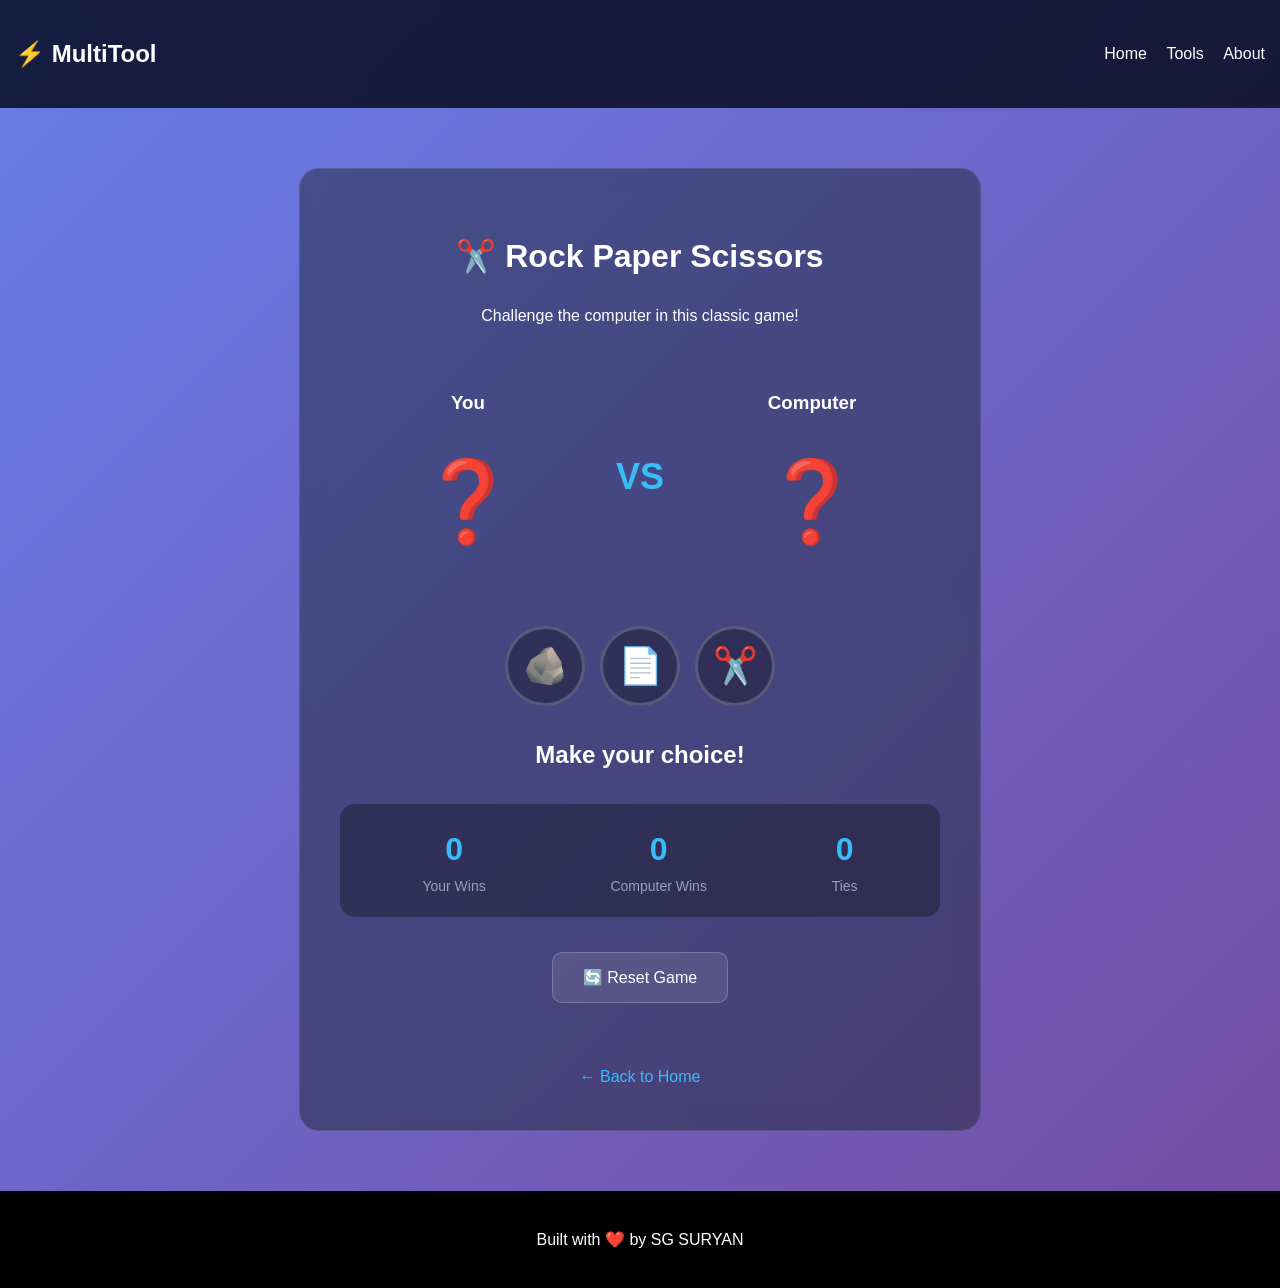
<file: rps.html>
<!DOCTYPE html>
<html>
<head>
    <meta charset="UTF-8">
    <meta name="viewport" content="width=device-width, initial-scale=1.0, maximum-scale=1.0, user-scalable=no">
    <title>Rock Paper Scissors</title>
    <link rel="stylesheet" href="style.css">
    <style>
        .tool-container {
            max-width: 600px;
            margin: 60px auto;
            padding: 40px;
            background: rgba(30, 41, 59, 0.5);
            backdrop-filter: blur(10px);
            border-radius: 20px;
            border: 1px solid rgba(255,255,255,0.1);
            animation: slideUp 0.8s ease;
            text-align: center;
        }

        @keyframes slideUp {
            from {
                transform: translateY(30px);
                opacity: 0;
            }
            to {
                transform: translateY(0);
                opacity: 1;
            }
        }

        .game-area {
            display: flex;
            justify-content: space-between;
            align-items: center;
            margin: 40px 0;
            flex-wrap: wrap;
            gap: 20px;
        }

        .player-area, .computer-area {
            flex: 1;
            min-width: 150px;
        }

        .choice-display {
            font-size: 80px;
            margin: 20px 0;
            animation: pulse 0.6s ease;
        }

        @keyframes pulse {
            0% { transform: scale(0.8); }
            50% { transform: scale(1.2); }
            100% { transform: scale(1); }
        }

        .vs {
            font-size: 36px;
            color: #38bdf8;
            font-weight: bold;
            animation: bounce 1s ease-in-out infinite;
        }

        @keyframes bounce {
            0%, 20%, 50%, 80%, 100% { transform: translateY(0); }
            40% { transform: translateY(-10px); }
            60% { transform: translateY(-5px); }
        }

        .choices {
            display: flex;
            justify-content: center;
            gap: 15px;
            margin: 30px 0;
            flex-wrap: wrap;
        }

        .choice-btn {
            width: 80px;
            height: 80px;
            border-radius: 50%;
            border: 3px solid rgba(255,255,255,0.2);
            background: rgba(0,0,0,0.3);
            color: white;
            font-size: 36px;
            cursor: pointer;
            transition: 0.3s;
            display: flex;
            align-items: center;
            justify-content: center;
        }

        .choice-btn:hover {
            transform: scale(1.1);
            border-color: #38bdf8;
            box-shadow: 0 0 20px rgba(56, 189, 248, 0.5);
        }

        .choice-btn.selected {
            border-color: #38bdf8;
            background: rgba(56, 189, 248, 0.2);
        }

        .result {
            font-size: 24px;
            font-weight: bold;
            margin: 20px 0;
            min-height: 30px;
        }

        .score {
            display: flex;
            justify-content: space-around;
            margin: 30px 0;
            padding: 20px;
            background: rgba(0,0,0,0.3);
            border-radius: 15px;
        }

        .score-item {
            text-align: center;
        }

        .score-number {
            font-size: 32px;
            font-weight: bold;
            color: #38bdf8;
        }

        .score-label {
            font-size: 14px;
            color: #94a3b8;
        }

        .btn {
            padding: 15px 30px;
            border-radius: 10px;
            border: none;
            font-size: 16px;
            cursor: pointer;
            transition: 0.3s;
            margin: 5px;
        }

        .btn-primary {
            background: linear-gradient(135deg, #38bdf8, #818cf8);
            color: white;
        }

        .btn-primary:hover {
            transform: scale(1.05);
            box-shadow: 0 0 30px #38bdf8;
        }

        .btn-secondary {
            background: rgba(255,255,255,0.1);
            color: white;
            border: 1px solid rgba(255,255,255,0.2);
        }

        .btn-secondary:hover {
            background: rgba(255,255,255,0.2);
        }

        .back-link {
            display: inline-block;
            margin-top: 30px;
            color: #38bdf8;
            text-decoration: none;
        }

        .back-link:hover {
            text-decoration: underline;
        }

        /* MOBILE RESPONSIVE */
        @media (max-width: 600px) {
            .tool-container {
                width: calc(100% - 40px);
                padding: 25px 15px;
                margin: 30px 15px;
            }

            .game-area {
                flex-direction: column;
                gap: 30px;
            }

            .choice-display {
                font-size: 60px;
            }

            .vs {
                font-size: 28px;
            }

            .choices {
                gap: 10px;
            }

            .choice-btn {
                width: 70px;
                height: 70px;
                font-size: 28px;
            }

            .score {
                flex-direction: column;
                gap: 15px;
            }

            .btn {
                width: 100%;
                max-width: 250px;
                margin: 8px 4px;
                font-size: 18px;
                min-height: 50px;
            }

            nav {
                flex-direction: column;
                gap: 10px;
                padding: 12px;
            }

            nav > div {
                display: flex;
                gap: 10px;
                flex-wrap: wrap;
                justify-content: center;
            }
        }
    </style>
</head>
<body>

    <!-- NAVBAR -->
    <nav>
        <h2>⚡ MultiTool</h2>
        <div>
            <a href="index.html">Home</a>
            <a href="#">Tools</a>
            <a href="#">About</a>
        </div>
    </nav>

    <div class="tool-container">
        <h1>✂️ Rock Paper Scissors</h1>
        <p class="subtitle">Challenge the computer in this classic game!</p>

        <div class="game-area">
            <div class="player-area">
                <h3>You</h3>
                <div class="choice-display" id="playerChoice">❓</div>
            </div>

            <div class="vs">VS</div>

            <div class="computer-area">
                <h3>Computer</h3>
                <div class="choice-display" id="computerChoice">❓</div>
            </div>
        </div>

        <div class="choices">
            <button class="choice-btn" onclick="makeChoice('rock')">🪨</button>
            <button class="choice-btn" onclick="makeChoice('paper')">📄</button>
            <button class="choice-btn" onclick="makeChoice('scissors')">✂️</button>
        </div>

        <div class="result" id="result">Make your choice!</div>

        <div class="score">
            <div class="score-item">
                <div class="score-number" id="playerScore">0</div>
                <div class="score-label">Your Wins</div>
            </div>
            <div class="score-item">
                <div class="score-number" id="computerScore">0</div>
                <div class="score-label">Computer Wins</div>
            </div>
            <div class="score-item">
                <div class="score-number" id="ties">0</div>
                <div class="score-label">Ties</div>
            </div>
        </div>

        <button class="btn btn-secondary" onclick="resetGame()">🔄 Reset Game</button>

        <br><br>
        <a href="index.html" class="back-link">← Back to Home</a>
    </div>

    <script>
        let playerScore = 0;
        let computerScore = 0;
        let ties = 0;

        const choices = {
            rock: '🪨',
            paper: '📄',
            scissors: '✂️'
        };

        function makeChoice(playerSelection) {
            // Show player's choice
            document.getElementById("playerChoice").textContent = choices[playerSelection];

            // Computer makes random choice
            const computerOptions = Object.keys(choices);
            const computerSelection = computerOptions[Math.floor(Math.random() * computerOptions.length)];
            document.getElementById("computerChoice").textContent = choices[computerSelection];

            // Determine winner
            const result = getWinner(playerSelection, computerSelection);
            document.getElementById("result").textContent = result;

            updateScore();
        }

        function getWinner(player, computer) {
            if (player === computer) {
                ties++;
                return "It's a tie! 🤝";
            }

            if (
                (player === 'rock' && computer === 'scissors') ||
                (player === 'paper' && computer === 'rock') ||
                (player === 'scissors' && computer === 'paper')
            ) {
                playerScore++;
                return "You win! 🎉";
            } else {
                computerScore++;
                return "Computer wins! 🤖";
            }
        }

        function updateScore() {
            document.getElementById("playerScore").textContent = playerScore;
            document.getElementById("computerScore").textContent = computerScore;
            document.getElementById("ties").textContent = ties;
        }

        function resetGame() {
            playerScore = 0;
            computerScore = 0;
            ties = 0;
            updateScore();
            document.getElementById("playerChoice").textContent = "❓";
            document.getElementById("computerChoice").textContent = "❓";
            document.getElementById("result").textContent = "Make your choice!";
        }
    </script>

        <!-- Tool Footer -->
        <footer class="tool-footer">
            <div class="tool-footer-content">
                <p>Built with ❤️ by SG SURYAN</p>
            </div>
        </footer>
    </div>

</body>
</html>
</file>
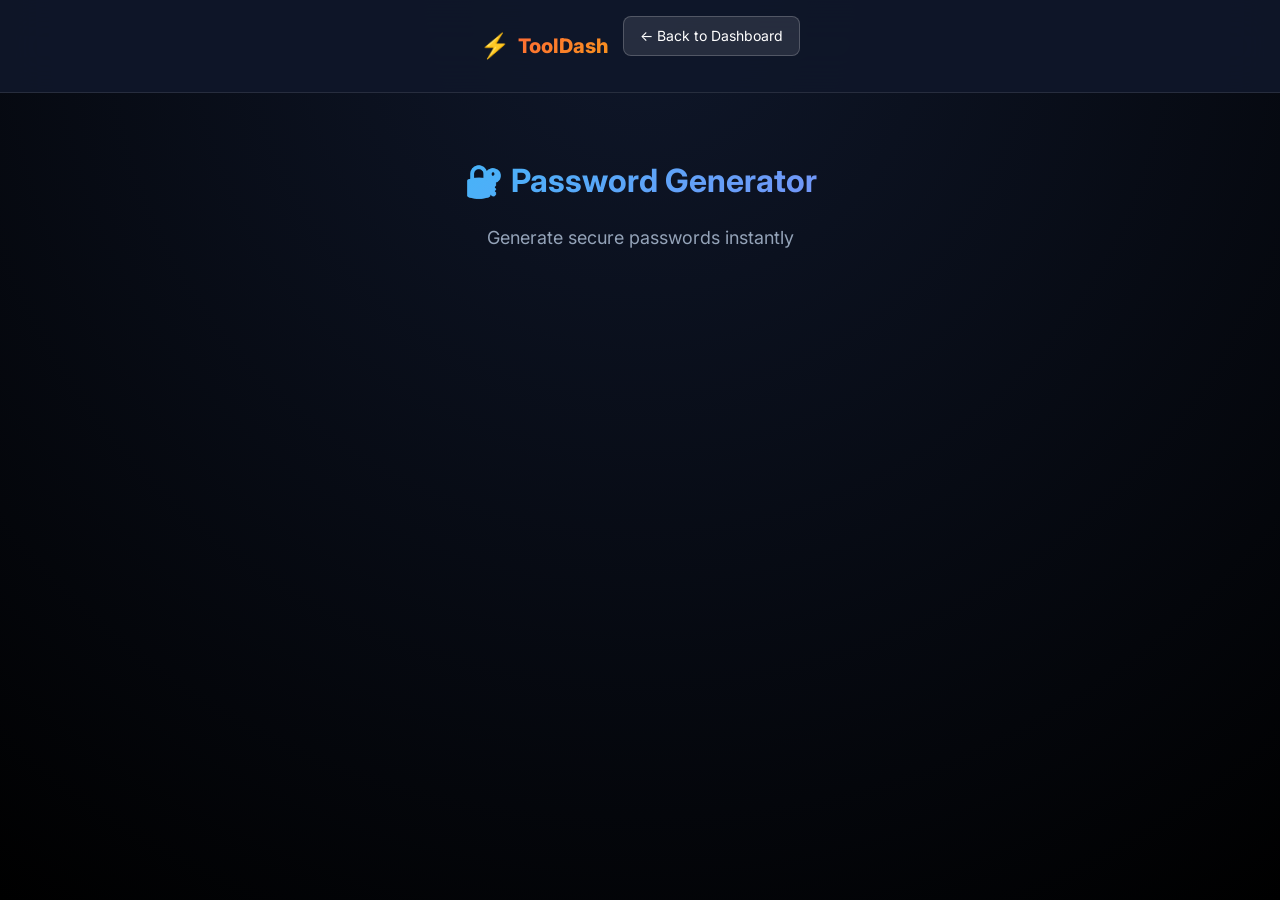
<file: tool-template.html>
<!DOCTYPE html>
<html>
<head>
    <meta charset="UTF-8">
    <meta name="viewport" content="width=device-width, initial-scale=1.0, maximum-scale=1.0, user-scalable=no">
    <title>ToolDash - Password Generator</title>
    <link rel="icon" type="image/x-icon" href="../favicon.ico">
    <link rel="preconnect" href="https://fonts.googleapis.com">
    <link rel="preconnect" href="https://fonts.gstatic.com" crossorigin>
    <link href="https://fonts.googleapis.com/css2?family=Inter:wght@300;400;500;600;700&display=swap" rel="stylesheet">
    <link rel="stylesheet" href="../style.css">
    <style>
        /* Tool page styles */
        body {
            font-family: 'Inter', -apple-system, BlinkMacSystemFont, 'Segoe UI', Roboto, sans-serif;
        }

        .tool-page {
            min-height: 100vh;
            background: var(--bg-gradient, radial-gradient(circle at top, #0f172a, #000));
        }

        .tool-nav {
            background: rgba(15, 23, 42, 0.95);
            backdrop-filter: blur(20px);
            border-bottom: 1px solid rgba(255, 255, 255, 0.1);
            padding: 16px 20px;
            position: sticky;
            top: 0;
            z-index: 100;
        }

        .tool-nav-content {
            max-width: 1200px;
            margin: 0 auto;
            display: flex;
            align-items: center;
            justify-content: space-between;
        }

        .tool-nav .logo {
            display: flex;
            align-items: center;
            gap: 8px;
            font-size: 18px;
            font-weight: 600;
        }

        .back-btn {
            background: rgba(255, 255, 255, 0.1);
            border: 1px solid rgba(255, 255, 255, 0.2);
            color: white;
            padding: 8px 16px;
            border-radius: 8px;
            text-decoration: none;
            font-size: 14px;
            transition: all 0.3s ease;
        }

        .back-btn:hover {
            background: rgba(255, 255, 255, 0.2);
        }

        .tool-main {
            max-width: 600px;
            margin: 0 auto;
            padding: 40px 20px;
        }

        .tool-header {
            text-align: center;
            margin-bottom: 40px;
        }

        .tool-title {
            font-size: 2rem;
            font-weight: 700;
            margin-bottom: 8px;
            background: linear-gradient(135deg, #38bdf8, #818cf8);
            -webkit-background-clip: text;
            -webkit-text-fill-color: transparent;
            background-clip: text;
        }

        .tool-subtitle {
            color: #94a3b8;
            font-size: 1.125rem;
        }

        /* Button consistency */
        .btn-primary, .btn-secondary {
            padding: 12px 24px;
            border-radius: 8px;
            font-size: 16px;
            font-weight: 500;
            cursor: pointer;
            transition: all 0.3s ease;
            border: none;
            font-family: 'Inter', sans-serif;
        }

        .btn-primary {
            background: linear-gradient(135deg, #38bdf8, #818cf8);
            color: white;
        }

        .btn-primary:hover {
            transform: translateY(-2px);
            box-shadow: 0 8px 20px rgba(56, 189, 248, 0.4);
        }

        .btn-secondary {
            background: rgba(255, 255, 255, 0.1);
            border: 1px solid rgba(255, 255, 255, 0.2);
            color: white;
        }

        .btn-secondary:hover {
            background: rgba(255, 255, 255, 0.2);
        }

        /* Tool footer */
        .tool-footer {
            background: rgba(15, 23, 42, 0.95);
            backdrop-filter: blur(20px);
            border-top: 1px solid rgba(255, 255, 255, 0.1);
            padding: 24px 0;
            margin-top: 60px;
        }

        .tool-footer-content {
            max-width: 1200px;
            margin: 0 auto;
            padding: 0 20px;
            text-align: center;
            color: #94a3b8;
            font-size: 0.875rem;
        }
    </style>
</head>
<body>
    <div class="tool-page">
        <!-- Tool Navigation -->
        <nav class="tool-nav">
            <div class="tool-nav-content">
                <div class="logo">
                    <span class="logo-icon">⚡</span>
                    <span class="logo-text">ToolDash</span>
                </div>
                <a href="../index.html" class="back-btn">← Back to Dashboard</a>
            </div>
        </nav>

        <!-- Tool Content -->
        <main class="tool-main">
            <header class="tool-header">
                <h1 class="tool-title">🔐 Password Generator</h1>
                <p class="tool-subtitle">Generate secure passwords instantly</p>
            </header>
</file>
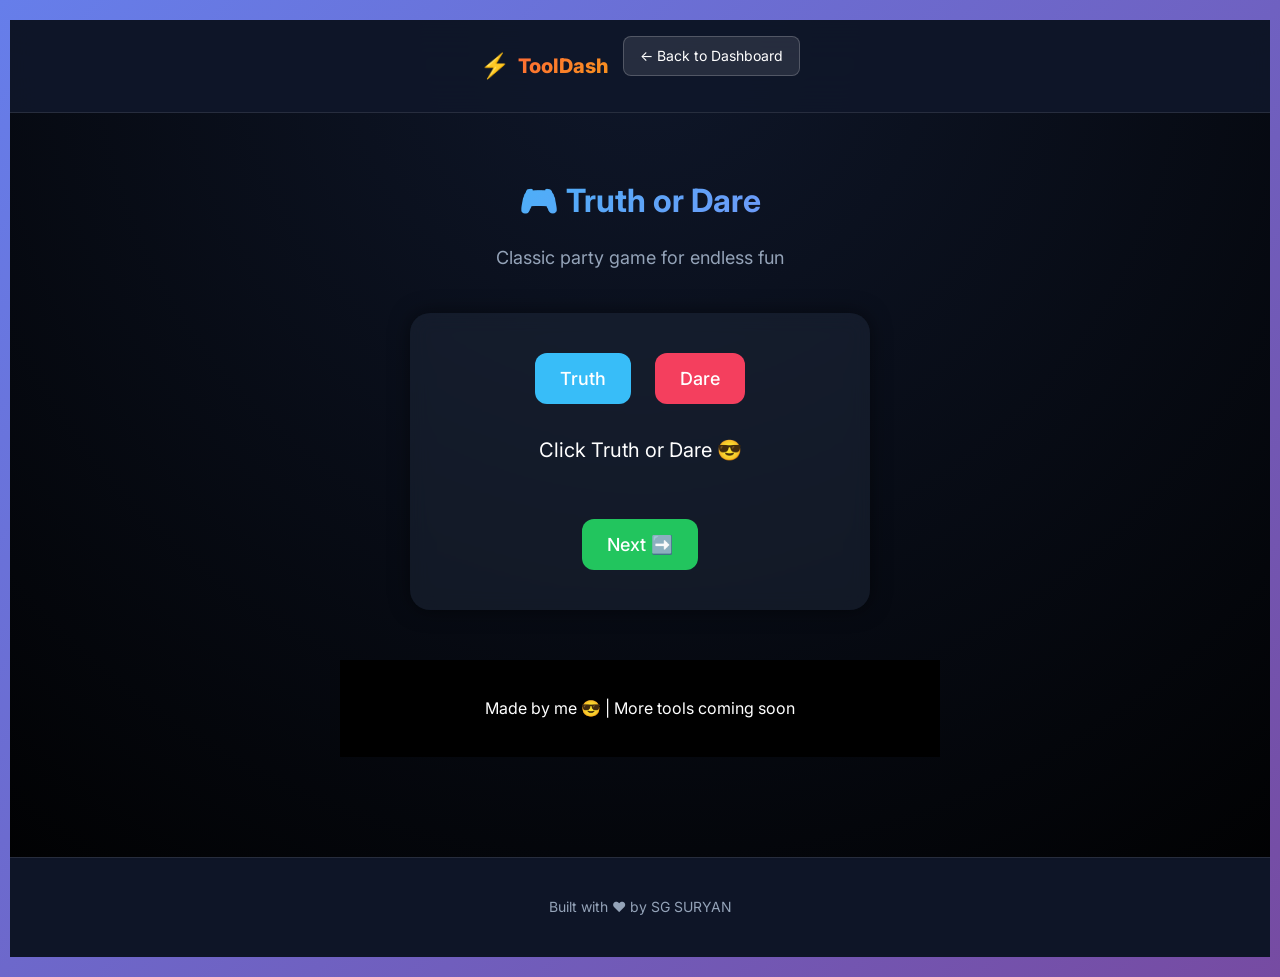
<file: truthdare.html>
<!DOCTYPE html>
<html>
<head>
    <meta charset="UTF-8">
    <meta name="viewport" content="width=device-width, initial-scale=1.0, maximum-scale=1.0, user-scalable=no">
    <title>ToolDash - Truth or Dare</title>
    <link rel="icon" type="image/x-icon" href="favicon.ico">
    <link rel="preconnect" href="https://fonts.googleapis.com">
    <link rel="preconnect" href="https://fonts.gstatic.com" crossorigin>
    <link href="https://fonts.googleapis.com/css2?family=Inter:wght@300;400;500;600;700&display=swap" rel="stylesheet">
    <link rel="stylesheet" href="style.css">
    <style>
        /* Tool page styles */
        body {
            font-family: 'Inter', -apple-system, BlinkMacSystemFont, 'Segoe UI', Roboto, sans-serif;
        }

        .tool-page {
            min-height: 100vh;
            background: var(--bg-gradient, radial-gradient(circle at top, #0f172a, #000));
        }

        .tool-nav {
            background: rgba(15, 23, 42, 0.95);
            backdrop-filter: blur(20px);
            border-bottom: 1px solid rgba(255, 255, 255, 0.1);
            padding: 16px 20px;
            position: sticky;
            top: 0;
            z-index: 100;
        }

        .tool-nav-content {
            max-width: 1200px;
            margin: 0 auto;
            display: flex;
            align-items: center;
            justify-content: space-between;
        }

        .tool-nav .logo {
            display: flex;
            align-items: center;
            gap: 8px;
            font-size: 18px;
            font-weight: 600;
        }

        .back-btn {
            background: rgba(255, 255, 255, 0.1);
            border: 1px solid rgba(255, 255, 255, 0.2);
            color: white;
            padding: 8px 16px;
            border-radius: 8px;
            text-decoration: none;
            font-size: 14px;
            transition: all 0.3s ease;
        }

        .back-btn:hover {
            background: rgba(255, 255, 255, 0.2);
        }

        .tool-main {
            max-width: 600px;
            margin: 0 auto;
            padding: 40px 20px;
        }

        .tool-header {
            text-align: center;
            margin-bottom: 40px;
        }

        .tool-title {
            font-size: 2rem;
            font-weight: 700;
            margin-bottom: 8px;
            background: linear-gradient(135deg, #38bdf8, #818cf8);
            -webkit-background-clip: text;
            -webkit-text-fill-color: transparent;
            background-clip: text;
        }

        .tool-subtitle {
            color: #94a3b8;
            font-size: 1.125rem;
        }

        /* Button consistency */
        button {
            padding: 12px 24px;
            border-radius: 8px;
            font-size: 16px;
            font-weight: 500;
            cursor: pointer;
            transition: all 0.3s ease;
            border: none;
            font-family: 'Inter', sans-serif;
        }

        .truth, .dare, .next {
            padding: 15px 25px;
            margin: 10px;
            font-size: 18px;
        }

        .truth {
            background: #38bdf8;
            color: white;
        }

        .dare {
            background: #f43f5e;
            color: white;
        }

        .next {
            background: #22c55e;
            color: white;
        }

        button:hover {
            transform: scale(1.05);
            box-shadow: 0 0 15px rgba(255, 255, 255, 0.3);
        }

        /* Tool footer */
        .tool-footer {
            background: rgba(15, 23, 42, 0.95);
            backdrop-filter: blur(20px);
            border-top: 1px solid rgba(255, 255, 255, 0.1);
            padding: 24px 0;
            margin-top: 60px;
        }

        .tool-footer-content {
            max-width: 1200px;
            margin: 0 auto;
            padding: 0 20px;
            text-align: center;
            color: #94a3b8;
            font-size: 0.875rem;
        }
        /* Override body padding for this page since tool container handles it */
        body {
            padding: 20px 10px;
        }

        h1 {
            margin-bottom: 20px;
        }

        /* CARD */
        .card {
            background: rgba(30, 41, 59, 0.5);
            backdrop-filter: blur(10px);
            padding: 30px;
            border-radius: 20px;
            max-width: 400px;
            margin: auto;
            box-shadow: 0 0 20px rgba(0,0,0,0.5);
            animation: slideUp 0.8s ease;
        }

        @keyframes slideUp {
            from {
                transform: translateY(40px);
                opacity: 0;
            }
            to {
                transform: translateY(0);
                opacity: 1;
            }
        }

        /* BUTTONS */
        button {
            padding: 15px 25px;
            margin: 10px;
            font-size: 18px;
            border: none;
            border-radius: 12px;
            cursor: pointer;
            transition: 0.3s;
        }

        .truth {
            background: #38bdf8;
        }

        .dare {
            background: #f43f5e;
        }

        button:hover {
            transform: scale(1.1);
            box-shadow: 0 0 15px white;
        }

        /* RESULT BOX */
        #result {
            margin-top: 20px;
            font-size: 20px;
            min-height: 50px;
            animation: fadeText 0.5s ease;
        }

        @keyframes fadeText {
            from { opacity: 0; }
            to { opacity: 1; }
        }

        /* NEXT BUTTON */
        .next {
            background: #22c55e;
            margin-top: 15px;
        }

        /* MOBILE */
        @media (max-width: 600px) {
            .card {
                width: calc(100% - 40px);
                padding: 25px 15px;
                margin: 0 15px;
            }

            button {
                width: 100%;
                max-width: 200px;
                font-size: 18px;
                min-height: 55px;
                margin: 10px 5px;
                padding: 18px 25px;
            }

            h1 {
                font-size: 26px;
            }

            #result {
                font-size: 18px;
                padding: 15px;
            }
        }
    </style>
</head>

<body>

    <div class="tool-page">
        <!-- Tool Navigation -->
        <nav class="tool-nav">
            <div class="tool-nav-content">
                <div class="logo">
                    <span class="logo-icon">⚡</span>
                    <span class="logo-text">ToolDash</span>
                </div>
                <a href="index.html" class="back-btn">← Back to Dashboard</a>
            </div>
        </nav>

        <!-- Tool Content -->
        <main class="tool-main">
            <header class="tool-header">
                <h1 class="tool-title">🎮 Truth or Dare</h1>
                <p class="tool-subtitle">Classic party game for endless fun</p>
            </header>

            <div class="card">
                <button class="truth" onclick="getTruth()">Truth</button>
                <button class="dare" onclick="getDare()">Dare</button>

                <p id="result">Click Truth or Dare 😎</p>

                <button class="next" onclick="next()">Next ➡️</button>
            </div>

    <footer>
        <p>Made by me 😎 | More tools coming soon</p>
    </footer>

    <script>
        let truths = [
            "Tumne last time kab jhoot bola?",
            "Kisi par crush hai?",
            "Sabse embarrassing moment kya tha?",
            "Kya tumne kabhi cheating ki hai?",
            "Kiska secret tum jaante ho?",
            "What is the most embarrassing thing you’ve ever done on a date","If you could trade lives with anyone for a day who would it be","What is your biggest fear that you haven’t told anyone","What is the last lie you told to someone in this room","If you found a suitcase full of money what would you do","What is the most childish thing you still do","Who is your secret crush that no one knows about","What is the most expensive thing you have ever stolen","If you could be invisible for a day what would you do","What is the weirdest habit you have when you are alone","What is one thing you wish you could change about yourself","Have you ever ghosted someone and why","What is the most trouble you have ever been in at school or work","What is the most ridiculous reason you have ever broken up with someone","What is your biggest regret in life so far","If you could only eat one food for the rest of your life what would it be","What is the most awkward social situation you have ever been in","What is a secret you kept from your parents growing up","What is the meanest thing you have ever said to someone’s face","If you were stranded on a desert island who is the one person you would want with you","What is the most money you have ever spent on something useless","What is your biggest pet peeve","Have you ever snooped through someone else’s phone","What is the most embarrassing song on your playlist","What is your most unpopular opinion","If you could go back in time and change one thing what would it be","What is the first thing you would do if you won the lottery","What is the most illegal thing you have ever done","Who in this room do you think is the best looking","What is the longest you have gone without showering","What is your biggest insecurity","Have you ever pretended to be sick to get out of something","What is the most embarrassing thing your parents have caught you doing","If you had to marry one person in this room who would it be","What is a dream you have never told anyone","What is the most attractive quality a person can have","Have you ever cried during a movie and which one","What is the most cringe-worthy thing you have posted on social media","If you could meet any historical figure who would it be","What is the worst gift you have ever received","What is the most daring thing you have ever done","What is the one thing you can’t live without","Have you ever lied on your resume","What is the most annoying thing about the person to your left","If you could have any superpower what would it be","What is the most embarrassing nickname you have ever had","Have you ever cheated on a test","What is the last thing you searched for on your phone","What is the most spontaneous thing you have ever done","If you were a ghost who would you haunt first"
        ];

        let dares = [
            "10 pushups karo 💪",
            "Ek funny face bana ke photo bhejo 😂",
            "1 minute dance karo 💃",
            "Apne dost ko random call karo 📞",
            "Apna last message loud padh ke sunao 📱",
            "Do 10 pushups","Do 12 handstands","Eat a spoonful of hot sauce","Call a random contact and sing Happy Birthday","Text your crush I have a secret to tell you","Try to lick your elbow","Do your best chicken dance in the middle of the room","Let someone else post a status on your Facebook","Talk in an accent for the next 3 rounds","Drink a glass of water without using your hands","Do 20 jumping jacks","Try to touch your nose with your tongue","Wear your socks on your hands for the next 10 minutes","Mime what you did this morning","Balance a spoon on your nose for 30 seconds","Do a fashion walk across the room","Sing everything you say for the next 5 minutes","Try to juggle three random objects","Spin around 10 times and try to walk in a straight line","Draw a face on your hand and use it as a puppet","Do a plank for one minute","Tell a joke until someone laughs","Wear your clothes inside out","Try to whistle with crackers in your mouth","Do 15 squats","Stare at the person to your right without blinking for a minute","Bark like a dog every time someone says the","Let someone redo your hair","Pretend you are a cat for two minutes","Give a 2-minute speech on why pineapples belong on pizza","Dance with no music for one minute","Try to stand on one leg for two minutes","Make up a short rap about the person sitting next to you","Put as many marshmallows in your mouth as you can","Exchange a piece of clothing with the person to your left","Try to peel a banana with your feet","Act like a robot until your next turn","Do 5 burpees","Let the group look through your photo gallery for 30 seconds","Crawl across the floor like a baby","Repeat everything the person next to you says","Try to balance a book on your head while walking","Make a funny face and keep it for two minutes","Do 30 mountain climbers","Whisper everything you say for the next three turns","Impersonate a celebrity until someone guesses who it is","Do a bridge and hold it for 20 seconds","Try to make everyone in the room laugh in under a minute","Pretend to be a waiter and take everyone's snack order","Hold a mouthful of water while others try to make you laugh"
        ];

        let lastType = "";

        function getTruth() {
            let random = Math.floor(Math.random() * truths.length);
            document.getElementById("result").innerText = truths[random];
            lastType = "truth";
        }

        function getDare() {
            let random = Math.floor(Math.random() * dares.length);
            document.getElementById("result").innerText = dares[random];
            lastType = "dare";
        }

        function next() {
            if (lastType === "truth") {
                getTruth();
            } else if (lastType === "dare") {
                getDare();
            }
        }
    </script>
        </main>

        <!-- Tool Footer -->
        <footer class="tool-footer">
            <div class="tool-footer-content">
                <p>Built with ❤️ by SG SURYAN</p>
            </div>
        </footer>
    </div>

</body>
</html>
</file>
<file: style.css>
/* FONT SETUP */
:root {
  --primary-gradient: linear-gradient(135deg, #667eea 0%, #764ba2 100%);
  --accent-gradient: linear-gradient(135deg, #ff6b35 0%, #f7931e 100%);
  --accent-color: #ff6b35;
  --text-color: white;
  --card-bg: rgba(30, 41, 59, 0.6);
  --shadow-soft: 0 8px 32px rgba(0, 0, 0, 0.1);
  --shadow-strong: 0 20px 60px rgba(0, 0, 0, 0.2);
}

body {
  margin: 0;
  font-family: 'Poppins', -apple-system, BlinkMacSystemFont, 'Segoe UI', Roboto, sans-serif;
  background: var(--primary-gradient);
  color: var(--text-color);
  text-align: center;
  transition: background 0.5s ease, color 0.5s ease;
  line-height: 1.6;
}

/* MAIN APP */
.main-app {
  display: block;
  animation: fadeInUp 0.8s ease-out;
}

/* Page Transition Animations */
@keyframes fadeInUp {
  from {
    opacity: 0;
    transform: translateY(20px);
  }
  to {
    opacity: 1;
    transform: translateY(0);
  }
}

@keyframes slideInRight {
  from {
    opacity: 0;
    transform: translateX(30px);
  }
  to {
    opacity: 1;
    transform: translateX(0);
  }
}

@keyframes slideInLeft {
  from {
    opacity: 0;
    transform: translateX(-30px);
  }
  to {
    opacity: 1;
    transform: translateX(0);
  }
}

/* Initial load animation for sections */
.welcome-section {
  animation: slideInLeft 0.6s ease-out 0.2s both;
}

.categories-section {
  animation: slideInRight 0.6s ease-out 0.4s both;
}

.recent-section {
  animation: slideInLeft 0.6s ease-out 0.6s both;
}

.search-section {
  animation: fadeInUp 0.6s ease-out 0.1s both;
}

/* Page change animation */
.dashboard-content {
  animation: fadeInUp 0.4s ease-out;
}

/* Logo subtle animation */
.logo {
  animation: gentlePulse 2s ease-in-out infinite;
}

@keyframes gentlePulse {
  0%, 100% {
    transform: scale(1);
  }
  50% {
    transform: scale(1.02);
  }
}

/* Staggered tool card animations */
.tools-grid .tool-card:nth-child(1) { animation: slideInUp 0.4s ease-out 0.1s both; }
.tools-grid .tool-card:nth-child(2) { animation: slideInUp 0.4s ease-out 0.2s both; }
.tools-grid .tool-card:nth-child(3) { animation: slideInUp 0.4s ease-out 0.3s both; }
.tools-grid .tool-card:nth-child(4) { animation: slideInUp 0.4s ease-out 0.4s both; }
.tools-grid .tool-card:nth-child(5) { animation: slideInUp 0.4s ease-out 0.5s both; }
.tools-grid .tool-card:nth-child(6) { animation: slideInUp 0.4s ease-out 0.6s both; }

@keyframes slideInUp {
  from {
    opacity: 0;
    transform: translateY(30px);
  }
  to {
    opacity: 1;
    transform: translateY(0);
  }
}

/* Category cards staggered animation */
.categories-grid .category-card:nth-child(1) { animation: slideInRight 0.5s ease-out 0.2s both; }
.categories-grid .category-card:nth-child(2) { animation: slideInRight 0.5s ease-out 0.3s both; }
.categories-grid .category-card:nth-child(3) { animation: slideInRight 0.5s ease-out 0.4s both; }
.categories-grid .category-card:nth-child(4) { animation: slideInRight 0.5s ease-out 0.5s both; }

.loading-spinner {
  width: 50px;
  height: 50px;
  border: 4px solid rgba(255, 255, 255, 0.1);
  border-left: 4px solid #38bdf8;
  border-radius: 50%;
  animation: spin 1s linear infinite;
  margin: 0 auto 20px;
}

@keyframes spin {
  0% { transform: rotate(0deg); }
  100% { transform: rotate(360deg); }
}

/* PAGE FADE */
@keyframes fadeIn {
  from { opacity: 0; }
  to { opacity: 1; }
}

/* NAVBAR */
nav {
  background: rgba(2, 6, 23, 0.8);
  backdrop-filter: blur(10px);
  padding: 15px;
  display: flex;
  justify-content: space-between;
  align-items: center;
  position: sticky;
  top: 0;
}

nav a {
  color: white;
  text-decoration: none;
  margin-left: 15px;
  transition: 0.3s;
}

nav a:hover {
  color: var(--accent-color, #38bdf8);
}

/* HERO */
.hero {
  padding: 60px 20px;
  animation: slideDown 1s ease;
}

.hero h1 {
  font-size: 35px;
}

.hero p {
  color: #94a3b8;
}

/* HERO ANIMATION */
@keyframes slideDown {
  from {
    transform: translateY(-30px);
    opacity: 0;
  }
  to {
    transform: translateY(0);
    opacity: 1;
  }
}

/* CONTAINER */
.container {
  margin-top: 20px;
}

/* TOOL BOX */
.box {
  margin: 20px;
  padding: 30px;
  border-radius: 15px;
  background: var(--card-bg, rgba(30, 41, 59, 0.5));
  backdrop-filter: blur(10px);
  display: inline-block;
  cursor: pointer;
  transition: 0.3s;
  border: 1px solid rgba(255,255,255,0.1);
  color: var(--text-color, white);

  /* FLOAT ANIMATION */
  animation: float 3s ease-in-out infinite;

  /* RIPPLE FIX */
  position: relative;
  overflow: hidden;
}

.box:hover {
  transform: translateY(-10px) scale(1.05);
  box-shadow: var(--glow, 0 0 40px #38bdf8);
}

/* FLOAT */
@keyframes float {
  0% { transform: translateY(0); }
  50% { transform: translateY(-8px); }
  100% { transform: translateY(0); }
}

/* RIPPLE EFFECT */
.ripple {
  position: absolute;
  width: 100px;
  height: 100px;
  background: rgba(255,255,255,0.3);
  border-radius: 50%;
  transform: scale(0);
  animation: ripple 0.5s linear;
}

@keyframes ripple {
  to {
    transform: scale(4);
    opacity: 0;
  }
}

/* PREMIUM SECTION */
.premium-section {
  margin: 30px auto;
  max-width: 600px;
  padding: 0 20px;
}

/* MOBILE STYLES FOR PREMIUM SECTION */
@media (max-width: 600px) {
  .premium-section {
    padding: 0 10px;
  }

  .premium-card {
    padding: 20px;
    margin: 20px 10px;
  }

  .premium-card h2 {
    font-size: 24px;
  }

  .price {
    font-size: 36px;
  }

  .premium-features {
    text-align: left;
  }

  .premium-features li {
    font-size: 14px;
    padding: 6px 0;
  }

  .premium-btn {
    width: 100%;
    padding: 15px;
    font-size: 16px;
  }
}

.premium-card {
  background: linear-gradient(135deg, #FFD700, #FFA500);
  backdrop-filter: blur(10px);
  border-radius: 20px;
  padding: 30px;
  text-align: center;
  box-shadow: 0 0 40px rgba(255, 215, 0, 0.3);
  border: 2px solid rgba(255, 255, 255, 0.2);
  animation: glow 2s ease-in-out infinite alternate;
}

.premium-card h2 {
  color: #000;
  margin-bottom: 15px;
  font-size: 28px;
}

.price {
  font-size: 48px;
  font-weight: bold;
  color: #000;
  margin: 20px 0;
}

.price span {
  font-size: 18px;
  opacity: 0.8;
}

.premium-features {
  list-style: none;
  padding: 0;
  margin: 20px 0;
  text-align: left;
}

.premium-features li {
  color: #000;
  padding: 8px 0;
  font-size: 16px;
  border-bottom: 1px solid rgba(0,0,0,0.1);
}

.premium-btn {
  background: #000;
  color: #FFD700;
  border: none;
  padding: 15px 30px;
  border-radius: 10px;
  font-size: 18px;
  font-weight: bold;
  cursor: pointer;
  transition: 0.3s;
  margin-top: 20px;
}

.premium-btn:hover {
  background: #333;
  transform: scale(1.05);
  box-shadow: 0 0 20px rgba(0,0,0,0.5);
}

@keyframes glow {
  from { box-shadow: 0 0 40px rgba(255, 215, 0, 0.3); }
  to { box-shadow: 0 0 60px rgba(255, 215, 0, 0.6); }
}

/* ===== DASHBOARD STYLES ===== */

/* HEADER */
.app-header {
  background: rgba(15, 23, 42, 0.95);
  backdrop-filter: blur(20px);
  border-bottom: 1px solid rgba(255, 255, 255, 0.1);
  position: sticky;
  top: 0;
  z-index: 100;
}

.header-content {
  max-width: 1200px;
  margin: 0 auto;
  padding: 0 20px;
  display: flex;
  align-items: center;
  justify-content: space-between;
  height: 70px;
}

.logo {
  display: flex;
  align-items: center;
  gap: 12px;
  font-size: 24px;
  font-weight: 700;
}

.logo-icon {
  font-size: 32px;
  animation: logoPulse 2s ease-in-out infinite;
  color: var(--accent-color);
}

@keyframes logoPulse {
  0%, 100% {
    transform: scale(1);
    filter: brightness(1);
  }
  50% {
    transform: scale(1.05);
    filter: brightness(1.2);
  }
}

.logo-content {
  display: flex;
  flex-direction: column;
  align-items: flex-start;
}

.logo-text {
  background: var(--accent-gradient);
  -webkit-background-clip: text;
  -webkit-text-fill-color: transparent;
  background-clip: text;
  font-size: 20px;
  font-weight: 800;
  margin: 0;
}

.logo-tagline {
  font-size: 10px;
  color: rgba(255, 255, 255, 0.7);
  font-weight: 400;
  text-transform: uppercase;
  letter-spacing: 1px;
  margin-top: -2px;
}

.main-nav {
  display: flex;
  gap: 30px;
}

.nav-link {
  color: #94a3b8;
  text-decoration: none;
  font-weight: 500;
  padding: 8px 16px;
  border-radius: 8px;
  transition: all 0.3s ease;
  position: relative;
}

.nav-link:hover, .nav-link.active {
  color: #38bdf8;
  background: rgba(56, 189, 248, 0.1);
  transform: translateY(-1px);
}

.nav-link:active {
  transform: translateY(0);
  transition: all 0.1s ease;
}

.header-actions {
  display: flex;
  align-items: center;
  gap: 15px;
}

.theme-toggle {
  background: rgba(255, 255, 255, 0.1);
  border: 1px solid rgba(255, 255, 255, 0.2);
  color: white;
  width: 40px;
  height: 40px;
  border-radius: 50%;
  display: none; /* Hidden by default, shown for premium */
  align-items: center;
  justify-content: center;
  cursor: pointer;
  font-size: 18px;
  transition: all 0.3s ease;
}

.theme-toggle:hover {
  background: rgba(255, 255, 255, 0.2);
  transform: scale(1.1);
}

/* SEARCH SECTION */
.search-section {
  padding: 40px 20px;
  background: linear-gradient(135deg, rgba(15, 23, 42, 0.8), rgba(30, 41, 59, 0.8));
}

.search-container {
  max-width: 800px;
  margin: 0 auto;
}

.search-input-wrapper {
  position: relative;
  margin-bottom: 20px;
}

.search-input {
  width: 100%;
  padding: 16px 60px 16px 20px;
  border: 2px solid rgba(255, 255, 255, 0.1);
  border-radius: 12px;
  background: rgba(0, 0, 0, 0.3);
  color: white;
  font-size: 16px;
  font-family: 'Inter', sans-serif;
  outline: none;
  transition: all 0.3s ease;
}

.search-input:focus {
  border-color: #38bdf8;
  box-shadow: 0 0 20px rgba(56, 189, 248, 0.3);
  transform: scale(1.01);
  transition: all 0.2s ease;
}

.search-btn {
  position: absolute;
  right: 8px;
  top: 8px;
  background: #38bdf8;
  border: none;
  width: 44px;
  height: 44px;
  border-radius: 8px;
  color: white;
  cursor: pointer;
  font-size: 18px;
  transition: all 0.3s ease;
}

.search-btn:hover {
  background: #0ea5e9;
  transform: scale(1.05);
}

.search-hints {
  display: flex;
  flex-wrap: wrap;
  gap: 8px;
  justify-content: center;
}

.hint-tag {
  background: rgba(255, 255, 255, 0.1);
  color: #94a3b8;
  padding: 6px 12px;
  border-radius: 20px;
  font-size: 14px;
  cursor: pointer;
  transition: all 0.3s ease;
  border: 1px solid rgba(255, 255, 255, 0.1);
}

.hint-tag:hover {
  background: rgba(56, 189, 248, 0.2);
  color: #38bdf8;
  border-color: rgba(56, 189, 248, 0.3);
}

/* DASHBOARD CONTENT */
.dashboard-content {
  max-width: 1200px;
  margin: 0 auto;
  padding: 0 20px 60px;
}

/* HEADER ENHANCEMENTS */
.header-content {
  display: flex;
  align-items: center;
  justify-content: space-between;
  height: 70px;
  padding: 0 20px;
}

.user-stats {
  font-size: 14px;
  color: #94a3b8;
  margin-right: 15px;
}

.user-count {
  background: rgba(56, 189, 248, 0.1);
  padding: 6px 12px;
  border-radius: 20px;
  border: 1px solid rgba(56, 189, 248, 0.2);
}

/* BIG HERO SECTION */
.hero-section {
  background: linear-gradient(135deg, rgba(15, 23, 42, 0.95), rgba(30, 41, 59, 0.95), rgba(56, 189, 248, 0.1));
  backdrop-filter: blur(20px);
  border: 1px solid rgba(255, 255, 255, 0.1);
  border-radius: 0 0 24px 24px;
  padding: 60px 20px;
  margin: 0 20px 30px;
  display: flex;
  align-items: center;
  gap: 50px;
  position: relative;
  overflow: hidden;
  box-shadow: 0 0 50px rgba(56, 189, 248, 0.1), inset 0 0 50px rgba(56, 189, 248, 0.05);
}

.hero-section::before {
  content: '';
  position: absolute;
  top: 0;
  left: 0;
  right: 0;
  bottom: 0;
  background: radial-gradient(circle at 20% 50%, rgba(56, 189, 248, 0.1) 0%, transparent 50%),
              radial-gradient(circle at 80% 20%, rgba(139, 92, 246, 0.1) 0%, transparent 50%),
              radial-gradient(circle at 40% 80%, rgba(255, 107, 107, 0.1) 0%, transparent 50%);
  pointer-events: none;
}

.hero-content {
  flex: 1;
  max-width: 600px;
}

.hero-badge {
  background: linear-gradient(135deg, #ff6b35, #f7931e);
  color: white;
  padding: 8px 16px;
  border-radius: 20px;
  font-size: 14px;
  font-weight: 600;
  display: inline-block;
  margin-bottom: 24px;
  box-shadow: 0 4px 15px rgba(255, 107, 53, 0.3);
  animation: pulse 2s ease-in-out infinite;
}

.hero-title {
  font-size: clamp(2rem, 4vw, 3rem);
  font-weight: 800;
  line-height: 1.15;
  margin-bottom: 14px;
  background: linear-gradient(135deg, #38bdf8, #818cf8, #a855f7);
  -webkit-background-clip: text;
  -webkit-text-fill-color: transparent;
  background-clip: text;
  animation: textGlow 3s ease-in-out infinite alternate;
}

.hero-highlight {
  background: linear-gradient(135deg, #ff6b35, #f7931e);
  -webkit-background-clip: text;
  -webkit-text-fill-color: transparent;
  background-clip: text;
}

.hero-subtitle {
  font-size: 1rem;
  color: #94a3b8;
  line-height: 1.6;
  margin-bottom: 24px;
  max-width: 500px;
}

.hero-actions {
  display: flex;
  flex-direction: row;
  align-items: center;
  gap: 24px;
  flex-wrap: wrap;
}

.hero-cta-primary {
  background: linear-gradient(135deg, #ff6b35, #f7931e);
  color: white;
  border: none;
  padding: 16px 32px;
  border-radius: 14px;
  font-size: 1.1rem;
  font-weight: 800;
  cursor: pointer;
  transition: all 0.4s cubic-bezier(0.25, 0.46, 0.45, 0.94);
  box-shadow: 0 8px 25px rgba(255, 107, 53, 0.4);
  align-self: flex-start;
  text-transform: uppercase;
  letter-spacing: 1px;
  margin-right: 15px;
  position: relative;
  overflow: hidden;
}

.hero-cta-primary::before {
  content: '';
  position: absolute;
  top: 0;
  left: -100%;
  width: 100%;
  height: 100%;
  background: linear-gradient(90deg, transparent, rgba(255, 255, 255, 0.3), transparent);
  transition: left 0.6s;
}

.hero-cta-primary:hover::before {
  left: 100%;
}

.hero-cta-primary:hover {
  transform: translateY(-5px) scale(1.08);
  box-shadow: 0 15px 35px rgba(255, 107, 53, 0.6);
  background: linear-gradient(135deg, #ff8c42, #ff6b35);
}

.hero-cta {
  background: linear-gradient(135deg, #667eea, #764ba2);
  color: white;
  border: none;
  padding: 14px 28px;
  border-radius: 12px;
  font-size: 1rem;
  font-weight: 700;
  cursor: pointer;
  transition: all 0.4s cubic-bezier(0.25, 0.46, 0.45, 0.94);
  box-shadow: var(--shadow-soft);
  align-self: flex-start;
  text-transform: uppercase;
  letter-spacing: 0.5px;
}

.hero-cta:hover {
  transform: translateY(-4px) scale(1.05);
  box-shadow: var(--shadow-strong);
  background: linear-gradient(135deg, #5a67d8, #6b46c1);
}

.hero-stats {
  display: flex;
  gap: 20px;
  flex-wrap: wrap;
  justify-content: flex-start;
}

.hero-stats .stat-item {
  text-align: center;
  background: rgba(255, 255, 255, 0.05);
  padding: 8px 16px;
  border-radius: 10px;
  border: 1px solid rgba(255, 255, 255, 0.1);
}

.stat-number {
  display: block;
  font-size: 1.25rem;
  font-weight: 700;
  color: #38bdf8;
}

.stat-label {
  font-size: 0.75rem;
  color: #94a3b8;
  margin-top: 2px;
}

.hero-visual {
  flex: 1;
  max-width: 400px;
  position: relative;
  display: flex;
  align-items: center;
  justify-content: center;
}

.floating-tools {
  position: relative;
  width: 300px;
  height: 300px;
}

.floating-tool {
  position: absolute;
  width: 60px;
  height: 60px;
  background: rgba(30, 41, 59, 0.8);
  backdrop-filter: blur(10px);
  border: 2px solid rgba(255, 255, 255, 0.2);
  border-radius: 16px;
  display: flex;
  align-items: center;
  justify-content: center;
  font-size: 24px;
  box-shadow: 0 8px 25px rgba(0, 0, 0, 0.3);
  animation: float 6s ease-in-out infinite;
}

.floating-tool.tool-1 {
  top: 20%;
  left: 10%;
  animation-delay: 0s;
}

.floating-tool.tool-2 {
  top: 60%;
  right: 15%;
  animation-delay: 1.5s;
}

.floating-tool.tool-3 {
  bottom: 20%;
  left: 20%;
  animation-delay: 3s;
}

.floating-tool.tool-4 {
  top: 30%;
  right: 5%;
  animation-delay: 4.5s;
}

.floating-tool.tool-5 {
  bottom: 40%;
  right: 25%;
  animation-delay: 6s;
}

@keyframes float {
  0%, 100% {
    transform: translateY(0px) rotate(0deg) scale(1);
  }
  25% {
    transform: translateY(-15px) rotate(3deg) scale(1.05);
  }
  50% {
    transform: translateY(-25px) rotate(-2deg) scale(1.1);
  }
  75% {
    transform: translateY(-10px) rotate(1deg) scale(1.02);
  }
}
  25% {
    transform: translateY(-10px) rotate(2deg);
  }
  50% {
    transform: translateY(-20px) rotate(-1deg);
  }
  75% {
    transform: translateY(-10px) rotate(1deg);
  }
}

@keyframes pulse {
  0%, 100% {
    transform: scale(1);
  }
  50% {
    transform: scale(1.05);
  }
}

@keyframes textGlow {
  from {
    filter: drop-shadow(0 0 5px rgba(56, 189, 248, 0.3));
  }
  to {
    filter: drop-shadow(0 0 15px rgba(56, 189, 248, 0.6));
  }
}

/* WELCOME SECTION */
.welcome-section {
  text-align: center;
  padding: 60px 0;
}

.welcome-section h1 {
  font-size: 3rem;
  font-weight: 700;
  margin-bottom: 16px;
  background: linear-gradient(135deg, #38bdf8, #818cf8);
  -webkit-background-clip: text;
  -webkit-text-fill-color: transparent;
  background-clip: text;
  animation: textGlow 3s ease-in-out infinite alternate;
}

@keyframes textGlow {
  from {
    filter: drop-shadow(0 0 5px rgba(56, 189, 248, 0.3));
  }
  to {
    filter: drop-shadow(0 0 15px rgba(56, 189, 248, 0.6));
  }
}

.welcome-section p {
  font-size: 1.25rem;
  color: #94a3b8;
  max-width: 600px;
  margin: 0 auto;
}

/* CATEGORIES */
.categories-section h2,
.recent-section h2 {
  font-size: 2rem;
  font-weight: 600;
  margin-bottom: 40px;
  text-align: center;
}

.categories-grid {
  display: grid;
  grid-template-columns: repeat(auto-fit, minmax(280px, 1fr));
  gap: 24px;
  margin-bottom: 60px;
}

.category-card {
  background: rgba(30, 41, 59, 0.5);
  backdrop-filter: blur(10px);
  border: 1px solid rgba(255, 255, 255, 0.1);
  border-radius: 16px;
  padding: 32px;
  text-align: center;
  cursor: pointer;
  transition: all 0.3s ease;
  position: relative;
  overflow: hidden;
}

.category-card::before {
  content: '';
  position: absolute;
  top: 0;
  left: -100%;
  width: 100%;
  height: 100%;
  background: linear-gradient(90deg, transparent, rgba(56, 189, 248, 0.1), transparent);
  transition: left 0.5s;
}

.category-card:hover::before {
  left: 100%;
}

.category-card:hover {
  transform: translateY(-8px) scale(1.02);
  border-color: rgba(56, 189, 248, 0.3);
  box-shadow: 0 20px 40px rgba(0, 0, 0, 0.3);
}

.category-card:active {
  transform: translateY(-4px) scale(0.98);
  transition: all 0.1s ease;
}

.category-icon {
  font-size: 3rem;
  margin-bottom: 16px;
}

.category-card h3 {
  font-size: 1.5rem;
  font-weight: 600;
  margin-bottom: 8px;
  color: white;
}

.category-card p {
  color: #94a3b8;
  margin-bottom: 16px;
}

.tool-count {
  background: rgba(56, 189, 248, 0.1);
  color: #38bdf8;
  padding: 4px 12px;
  border-radius: 12px;
  font-size: 0.875rem;
  font-weight: 500;
  display: inline-block;
}

.premium-category {
  background: linear-gradient(135deg, rgba(255, 215, 0, 0.1), rgba(255, 140, 0, 0.1));
  border: 1px solid rgba(255, 215, 0, 0.3);
}

.premium-category:hover {
  border-color: rgba(255, 215, 0, 0.5);
  box-shadow: 0 20px 40px rgba(255, 215, 0, 0.2);
}

.premium-category .category-icon {
  color: #FFD700;
}

/* FEATURED TOOLS */
.featured-section {
  margin-bottom: 60px;
}

.featured-section h2 {
  font-size: 2rem;
  font-weight: 700;
  margin-bottom: 32px;
  text-align: center;
  background: linear-gradient(135deg, #38bdf8, #818cf8);
  -webkit-background-clip: text;
  -webkit-text-fill-color: transparent;
  background-clip: text;
}

.featured-grid {
  display: grid;
  grid-template-columns: repeat(auto-fit, minmax(350px, 1fr));
  gap: 24px;
  margin-bottom: 40px;
}

.featured-card {
  background: linear-gradient(135deg, rgba(30, 41, 59, 0.8), rgba(15, 23, 42, 0.6));
  backdrop-filter: blur(20px);
  border: 1px solid rgba(255, 255, 255, 0.1);
  border-radius: 20px;
  padding: 32px;
  cursor: pointer;
  transition: all 0.3s ease;
  display: flex;
  align-items: center;
  gap: 24px;
  position: relative;
  overflow: hidden;
}

.featured-card::before {
  content: '';
  position: absolute;
  top: 0;
  left: -100%;
  width: 100%;
  height: 100%;
  background: linear-gradient(90deg, transparent, rgba(56, 189, 248, 0.1), transparent);
  transition: left 0.6s;
}

.featured-card:hover::before {
  left: 100%;
}

.featured-card:hover {
  transform: translateY(-8px);
  border-color: rgba(56, 189, 248, 0.3);
  box-shadow: 0 20px 50px rgba(0, 0, 0, 0.4);
}

.featured-icon {
  font-size: 3.5rem;
  flex-shrink: 0;
  background: linear-gradient(135deg, #38bdf8, #818cf8);
  -webkit-background-clip: text;
  -webkit-text-fill-color: transparent;
  background-clip: text;
}

.featured-content h3 {
  font-size: 1.5rem;
  font-weight: 600;
  margin-bottom: 8px;
  color: white;
}

.featured-content p {
  color: #94a3b8;
  line-height: 1.5;
}

.featured-badge {
  position: absolute;
  top: 16px;
  right: 16px;
  background: linear-gradient(135deg, #ff6b35, #f7931e);
  color: white;
  padding: 4px 12px;
  border-radius: 12px;
  font-size: 0.75rem;
  font-weight: 600;
  text-transform: uppercase;
  letter-spacing: 0.5px;
}

/* DAILY CHALLENGE */
.daily-challenge {
  margin-bottom: 60px;
}

.challenge-card {
  background: linear-gradient(135deg, rgba(255, 107, 53, 0.1), rgba(247, 147, 30, 0.1));
  backdrop-filter: blur(20px);
  border: 2px solid rgba(255, 107, 53, 0.3);
  border-radius: 20px;
  padding: 32px;
  position: relative;
  overflow: hidden;
}

.challenge-card::before {
  content: '';
  position: absolute;
  top: 0;
  left: 0;
  right: 0;
  bottom: 0;
  background: linear-gradient(45deg, transparent 30%, rgba(255, 107, 53, 0.05) 50%, transparent 70%);
  animation: shimmer 3s ease-in-out infinite;
}

@keyframes shimmer {
  0%, 100% {
    transform: translateX(-100%);
  }
  50% {
    transform: translateX(100%);
  }
}

.challenge-header {
  display: flex;
  align-items: center;
  gap: 12px;
  margin-bottom: 16px;
}

.challenge-icon {
  font-size: 2rem;
}

.challenge-header h3 {
  font-size: 1.5rem;
  font-weight: 600;
  color: #ff6b35;
  margin: 0;
}

.challenge-date {
  background: rgba(255, 107, 53, 0.2);
  color: #ff6b35;
  padding: 4px 8px;
  border-radius: 8px;
  font-size: 0.75rem;
  font-weight: 500;
  margin-left: auto;
}

.challenge-text {
  color: white;
  font-size: 1.125rem;
  margin-bottom: 20px;
  font-weight: 500;
}

.challenge-progress {
  margin-bottom: 24px;
}

.progress-bar {
  width: 100%;
  height: 8px;
  background: rgba(255, 255, 255, 0.1);
  border-radius: 4px;
  overflow: hidden;
  margin-bottom: 8px;
}

.progress-fill {
  height: 100%;
  background: linear-gradient(135deg, #ff6b35, #f7931e);
  border-radius: 4px;
  transition: width 0.3s ease;
}

.progress-text {
  font-size: 0.875rem;
  color: #94a3b8;
}

.challenge-btn {
  background: linear-gradient(135deg, #ff6b35, #f7931e);
  color: white;
  border: none;
  padding: 12px 24px;
  border-radius: 12px;
  font-size: 1rem;
  font-weight: 600;
  cursor: pointer;
  transition: all 0.3s ease;
  box-shadow: 0 4px 15px rgba(255, 107, 53, 0.3);
}

.challenge-btn:hover {
  transform: translateY(-2px);
  box-shadow: 0 8px 25px rgba(255, 107, 53, 0.4);
}

/* TOOLS GRID */
.tools-grid {
  display: grid;
  grid-template-columns: repeat(auto-fill, minmax(280px, 1fr));
  gap: 24px;
}

.tool-trend {
  position: absolute;
  top: 12px;
  right: 12px;
  background: linear-gradient(135deg, #38bdf8, #818cf8);
  color: white;
  padding: 4px 8px;
  border-radius: 12px;
  font-size: 0.7rem;
  font-weight: 600;
  text-transform: uppercase;
  letter-spacing: 0.5px;
}

.tool-card {
  background: var(--card-bg);
  backdrop-filter: blur(15px);
  border: 1px solid rgba(255, 255, 255, 0.1);
  border-radius: 20px;
  padding: 24px;
  cursor: pointer;
  transition: all 0.4s cubic-bezier(0.25, 0.46, 0.45, 0.94);
  position: relative;
  overflow: hidden;
  box-shadow: var(--shadow-soft);
}

.tool-card::before {
  content: '';
  position: absolute;
  top: 0;
  left: -100%;
  width: 100%;
  height: 100%;
  background: linear-gradient(90deg, transparent, rgba(255, 255, 255, 0.1), transparent);
  transition: left 0.5s;
}

.tool-card:hover::before {
  left: 100%;
}

.tool-card:hover {
  transform: translateY(-18px) scale(1.06);
  border-color: rgba(255, 107, 53, 0.5);
  box-shadow: 0 25px 50px rgba(0, 0, 0, 0.3), 0 15px 35px rgba(255, 107, 53, 0.3), 0 0 60px rgba(56, 189, 248, 0.15);
  background: linear-gradient(135deg, rgba(255, 107, 53, 0.12), rgba(56, 189, 248, 0.08), rgba(139, 92, 246, 0.05));
}

.tool-card:hover .tool-icon {
  transform: scale(1.25) rotate(12deg);
  transition: all 0.4s cubic-bezier(0.25, 0.46, 0.45, 0.94);
  color: var(--accent-color);
  filter: drop-shadow(0 4px 12px rgba(255, 107, 53, 0.4));
}

.tool-card:active {
  transform: translateY(-4px) scale(0.98);
  transition: all 0.1s ease;
}

/* Tool card as anchor link */
a.tool-card {
  display: block;
  text-decoration: none;
  color: inherit;
}

.tool-icon {
  font-size: 2.5rem;
  margin-bottom: 16px;
}

.tool-card h3 {
  font-size: 1.25rem;
  font-weight: 600;
  margin-bottom: 8px;
  color: white;
}

.tool-card p {
  color: #94a3b8;
  font-size: 0.875rem;
  margin-bottom: 16px;
}

.premium-tool {
  background: linear-gradient(135deg, rgba(255, 215, 0, 0.1), rgba(255, 140, 0, 0.1));
  border: 1px solid rgba(255, 215, 0, 0.3);
}

.premium-tool:hover {
  border-color: rgba(255, 215, 0, 0.5);
  box-shadow: 0 20px 40px rgba(255, 215, 0, 0.2);
}

.premium-badge {
  position: absolute;
  top: 12px;
  right: 12px;
  background: linear-gradient(135deg, #FFD700, #FFA500);
  color: #000;
  padding: 4px 8px;
  border-radius: 12px;
  font-size: 0.75rem;
  font-weight: 600;
}

/* CATEGORIES FULL PAGE */
.categories-full {
  padding: 60px 0;
}

.categories-full h1 {
  font-size: 2.5rem;
  font-weight: 700;
  margin-bottom: 16px;
}

.categories-full > p {
  font-size: 1.125rem;
  color: #94a3b8;
  margin-bottom: 60px;
}

.categories-full-grid {
  display: grid;
  grid-template-columns: repeat(auto-fit, minmax(350px, 1fr));
  gap: 32px;
}

.category-full-card {
  background: rgba(30, 41, 59, 0.5);
  backdrop-filter: blur(10px);
  border: 1px solid rgba(255, 255, 255, 0.1);
  border-radius: 16px;
  padding: 32px;
  cursor: pointer;
  transition: all 0.3s ease;
  display: flex;
  align-items: center;
  gap: 24px;
}

.category-full-card:hover {
  transform: translateY(-8px);
  border-color: rgba(56, 189, 248, 0.3);
  box-shadow: 0 20px 40px rgba(0, 0, 0, 0.3);
}

.category-full-icon {
  font-size: 4rem;
  flex-shrink: 0;
}

.category-full-content h3 {
  font-size: 1.5rem;
  font-weight: 600;
  margin-bottom: 8px;
  color: white;
}

.category-full-content p {
  color: #94a3b8;
  margin-bottom: 16px;
  line-height: 1.6;
}

/* CATEGORY TOOLS PAGE */
.category-tools {
  padding: 60px 0;
}

.category-header {
  text-align: center;
  margin-bottom: 60px;
}

.back-btn {
  background: rgba(255, 255, 255, 0.1);
  border: 1px solid rgba(255, 255, 255, 0.2);
  color: white;
  padding: 8px 16px;
  border-radius: 8px;
  cursor: pointer;
  font-size: 14px;
  margin-bottom: 20px;
  transition: all 0.3s ease;
}

.back-btn:hover {
  background: rgba(255, 255, 255, 0.2);
}

/* PREMIUM SECTION */
.premium-section {
  padding: 60px 0;
  text-align: center;
}

.premium-hero h1 {
  font-size: 2.5rem;
  font-weight: 700;
  margin-bottom: 16px;
  background: linear-gradient(135deg, #FFD700, #FFA500);
  -webkit-background-clip: text;
  -webkit-text-fill-color: transparent;
  background-clip: text;
}

.premium-hero p {
  font-size: 1.125rem;
  color: #94a3b8;
  margin-bottom: 60px;
}

.premium-plans {
  max-width: 500px;
  margin: 0 auto;
}

.premium-card {
  background: linear-gradient(135deg, rgba(255, 215, 0, 0.1), rgba(255, 140, 0, 0.1));
  backdrop-filter: blur(10px);
  border: 2px solid rgba(255, 215, 0, 0.3);
  border-radius: 20px;
  padding: 40px;
  text-align: center;
}

.premium-header h2 {
  font-size: 1.75rem;
  font-weight: 700;
  margin-bottom: 16px;
  color: #FFD700;
}

.price {
  font-size: 3rem;
  font-weight: 700;
  color: #FFD700;
  margin-bottom: 32px;
}

.price span {
  font-size: 1rem;
  opacity: 0.8;
}

.premium-features {
  text-align: left;
  margin-bottom: 32px;
}

.feature-item {
  color: white;
  padding: 8px 0;
  border-bottom: 1px solid rgba(255, 215, 0, 0.2);
  font-size: 1rem;
}

.premium-btn {
  background: linear-gradient(135deg, #FFD700, #FFA500);
  color: #000;
  border: none;
  padding: 16px 32px;
  border-radius: 12px;
  font-size: 1.125rem;
  font-weight: 600;
  cursor: pointer;
  transition: all 0.3s ease;
  width: 100%;
}

.premium-btn:hover {
  transform: translateY(-2px);
  box-shadow: 0 10px 30px rgba(255, 215, 0, 0.4);
}

/* SEARCH RESULTS */
.search-results,
.no-results {
  padding: 60px 0;
  text-align: center;
}

.search-header h1 {
  font-size: 2rem;
  font-weight: 600;
  margin-bottom: 16px;
}

.search-header p {
  color: #94a3b8;
  margin-bottom: 40px;
}

/* MODAL */
.modal-overlay {
  position: fixed;
  top: 0;
  left: 0;
  width: 100%;
  height: 100%;
  background: rgba(0, 0, 0, 0.8);
  display: flex;
  align-items: center;
  justify-content: center;
  z-index: 10000;
}

.modal-content {
  background: rgba(30, 41, 59, 0.95);
  backdrop-filter: blur(20px);
  border: 1px solid rgba(255, 255, 255, 0.1);
  border-radius: 16px;
  max-width: 500px;
  width: 90%;
  max-height: 80vh;
  overflow-y: auto;
}

.modal-header {
  display: flex;
  align-items: center;
  justify-content: space-between;
  padding: 24px;
  border-bottom: 1px solid rgba(255, 255, 255, 0.1);
}

.modal-header h2 {
  font-size: 1.5rem;
  font-weight: 600;
  color: #FFD700;
}

.modal-close {
  background: none;
  border: none;
  color: #94a3b8;
  font-size: 24px;
  cursor: pointer;
  padding: 0;
  width: 32px;
  height: 32px;
  display: flex;
  align-items: center;
  justify-content: center;
  border-radius: 50%;
  transition: all 0.3s ease;
}

.modal-close:hover {
  background: rgba(255, 255, 255, 0.1);
  color: white;
}

.modal-body {
  padding: 24px;
}

.modal-body ul {
  text-align: left;
  margin: 20px 0;
  padding-left: 20px;
}

.modal-body li {
  margin: 8px 0;
  color: #94a3b8;
}

/* FOOTER */
.app-footer {
  background: rgba(15, 23, 42, 0.95);
  backdrop-filter: blur(20px);
  border-top: 1px solid rgba(255, 255, 255, 0.1);
  padding: 24px 0;
  margin-top: 60px;
}

.footer-content {
  max-width: 1200px;
  margin: 0 auto;
  padding: 0 20px;
  display: flex;
  align-items: center;
  justify-content: space-between;
}

.footer-content p {
  color: #94a3b8;
  font-size: 0.875rem;
}

.footer-links {
  display: flex;
  gap: 24px;
}

.footer-links a {
  color: #94a3b8;
  text-decoration: none;
  font-size: 0.875rem;
  transition: color 0.3s ease;
}

.footer-links a:hover {
  color: #38bdf8;
}

/* FOOTER */
footer {
  margin-top: 50px;
  padding: 20px;
  background-color: #000;
}

/* MOBILE RESPONSIVE */
@media (max-width: 768px) {
  .header-content {
    padding: 0 15px;
    height: 60px;
  }

  .user-stats {
    display: none; /* Hide on mobile to save space */
  }

  .logo {
    font-size: 20px;
  }

  .logo-icon {
    font-size: 24px;
  }

  .main-nav {
    gap: 15px;
  }

  .nav-link {
    padding: 6px 10px;
    font-size: 13px;
  }

  /* HERO SECTION MOBILE */
  .hero-section {
    flex-direction: column;
    text-align: center;
    gap: 40px;
    padding: 60px 20px;
    margin: 0 15px 30px;
  }

  .hero-content {
    max-width: 100%;
  }

  .hero-title {
    font-size: clamp(2rem, 8vw, 3rem);
    margin-bottom: 20px;
  }

  .hero-subtitle {
    font-size: 1rem;
    margin-bottom: 24px;
  }

  .hero-actions {
    flex-direction: column;
    gap: 20px;
  }

  .hero-cta {
    align-self: center;
    padding: 14px 24px;
    font-size: 1rem;
  }

  .hero-stats {
    gap: 24px;
  }

  .stat-number {
    font-size: 1.25rem;
  }

  .stat-label {
    font-size: 0.75rem;
  }

  .hero-visual {
    display: none; /* Hide floating tools on mobile */
  }

  .search-section {
    padding: 30px 15px;
  }

  .search-input {
    font-size: 16px; /* Prevents zoom on iOS */
    padding: 14px 50px 14px 16px;
  }

  .search-btn {
    width: 40px;
    height: 40px;
    right: 6px;
    top: 6px;
  }

  .search-hints {
    gap: 6px;
    justify-content: center;
  }

  .hint-tag {
    font-size: 11px;
    padding: 4px 8px;
  }

  .dashboard-content {
    padding: 0 15px 40px;
  }

  /* FEATURED SECTION MOBILE */
  .featured-grid {
    grid-template-columns: 1fr;
    gap: 20px;
  }

  .featured-card {
    padding: 24px;
    flex-direction: column;
    text-align: center;
    gap: 16px;
  }

  .featured-icon {
    font-size: 2.5rem;
  }

  .featured-content h3 {
    font-size: 1.25rem;
  }

  /* DAILY CHALLENGE MOBILE */
  .challenge-card {
    padding: 24px;
  }

  .challenge-header {
    flex-direction: column;
    gap: 8px;
    text-align: center;
  }

  .challenge-date {
    margin-left: 0;
  }

  .welcome-section {
    padding: 40px 0;
  }

  .welcome-section h1 {
    font-size: 2rem;
  }

  .welcome-section p {
    font-size: 1rem;
  }

  .categories-section h2,
  .recent-section h2,
  .featured-section h2 {
    font-size: 1.5rem;
    margin-bottom: 30px;
  }

  .categories-grid,
  .tools-grid {
    grid-template-columns: 1fr;
    gap: 16px;
  }

  .category-card,
  .tool-card {
    padding: 20px 16px;
  }

  .category-icon,
  .tool-icon {
    font-size: 2rem;
    margin-bottom: 12px;
  }

  .category-card h3,
  .tool-card h3 {
    font-size: 1.125rem;
  }

  .categories-full-grid {
    grid-template-columns: 1fr;
    gap: 24px;
  }

  .category-full-card {
    flex-direction: column;
    text-align: center;
    gap: 16px;
  }

  .category-full-icon {
    font-size: 3rem;
  }

  .category-tools {
    padding: 40px 0;
  }

  .premium-card {
    padding: 24px 16px;
  }

  .price {
    font-size: 2rem;
  }

  .modal-content {
    width: 95%;
    margin: 20px;
  }

  .modal-header {
    padding: 20px;
  }

  .modal-body {
    padding: 20px;
  }

  .footer-content {
    flex-direction: column;
    gap: 16px;
    text-align: center;
  }

  .footer-links {
    gap: 16px;
  }
}

  .logo {
    font-size: 20px;
  }

  .logo-icon {
    font-size: 24px;
  }

  .main-nav {
    gap: 20px;
  }

  .nav-link {
    padding: 6px 12px;
    font-size: 14px;
  }

  .search-section {
    padding: 30px 15px;
  }

  .search-input {
    font-size: 16px; /* Prevents zoom on iOS */
    padding: 14px 50px 14px 16px;
  }

  .search-btn {
    width: 40px;
    height: 40px;
    right: 6px;
    top: 6px;
  }

  .search-hints {
    gap: 6px;
  }

  .hint-tag {
    font-size: 12px;
    padding: 4px 8px;
  }

  .dashboard-content {
    padding: 0 15px 40px;
  }

  .welcome-section {
    padding: 40px 0;
  }

  .welcome-section h1 {
    font-size: 2rem;
  }

  .welcome-section p {
    font-size: 1rem;
  }

  .categories-section h2,
  .recent-section h2 {
    font-size: 1.5rem;
    margin-bottom: 30px;
  }

  .categories-grid,
  .tools-grid {
    grid-template-columns: 1fr;
    gap: 16px;
  }

  .category-card,
  .tool-card {
    padding: 24px 20px;
  }

  .category-icon,
  .tool-icon {
    font-size: 2rem;
    margin-bottom: 12px;
  }

  .category-card h3,
  .tool-card h3 {
    font-size: 1.125rem;
  }

  .categories-full-grid {
    grid-template-columns: 1fr;
    gap: 24px;
  }

  .category-full-card {
    flex-direction: column;
    text-align: center;
    gap: 16px;
  }

  .category-full-icon {
    font-size: 3rem;
  }

  .category-tools {
    padding: 40px 0;
  }

  .premium-card {
    padding: 30px 20px;
  }

  .price {
    font-size: 2.5rem;
  }

  .modal-content {
    width: 95%;
    margin: 20px;
  }

  .footer-content {
    flex-direction: column;
    gap: 16px;
    text-align: center;
  }

  .footer-links {
    gap: 16px;
  }
}

@media (max-width: 480px) {
  .hero-title {
    font-size: 1.75rem;
  }

  .hero-subtitle {
    font-size: 0.9rem;
  }

  .hero-stats {
    gap: 10px;
  }

  .hero-stats .stat-item {
    padding: 6px 10px;
  }

  .stat-number {
    font-size: 1rem;
  }

  .hero-cta {
    padding: 10px 20px;
    font-size: 0.9rem;
  }

  .featured-card {
    padding: 18px;
  }

  .challenge-card {
    padding: 18px;
  }

  .welcome-section h1 {
    font-size: 1.75rem;
  }

  .category-card,
  .tool-card {
    padding: 16px 12px;
  }

  .category-card h3,
  .tool-card h3 {
    font-size: 1rem;
  }

  .premium-card {
    padding: 18px 12px;
  }

  .price {
    font-size: 1.75rem;
  }

  .modal-header {
    padding: 14px;
  }

  .modal-body {
    padding: 14px;
  }

  .modal-header h2 {
    font-size: 1.25rem;
  }
}

/* LARGE MOBILE PHONES */
@media (min-width: 400px) and (max-width: 600px) {
  .box {
    width: calc(100% - 80px);
    padding: 30px 25px;
  }

  .hero h1 {
    font-size: 32px;
  }
}

/* TABLET */
@media (min-width: 601px) and (max-width: 900px) {
  .box {
    width: 40%;
    margin: 15px 10px;
  }

  .container {
    display: flex;
    flex-wrap: wrap;
    justify-content: center;
  }
}

/* TOUCH DEVICES - LARGER TAPPABLE AREAS */
@media (hover: none) and (pointer: coarse) {
  .box {
    min-height: 70px;
    padding: 20px;
  }

  nav a {
    padding: 12px 18px;
  }

  .btn, button {
    min-height: 48px;
    min-width: 48px;
  }
}

/* PREMIUM THEMES */
.theme-dark {
  --bg-gradient: radial-gradient(circle at top, #0f172a, #000);
  --card-bg: rgba(30, 41, 59, 0.5);
  --text-color: white;
  --accent-color: #38bdf8;
  --secondary-bg: rgba(0,0,0,0.3);
}

.theme-neon {
  --bg-gradient: radial-gradient(circle at top, #0a0a0a, #000);
  --card-bg: rgba(0, 20, 40, 0.8);
  --text-color: #00ff88;
  --accent-color: #ff0080;
  --secondary-bg: rgba(0, 255, 136, 0.1);
  --glow: 0 0 20px rgba(0, 255, 136, 0.5);
}

.theme-retro {
  --bg-gradient: linear-gradient(135deg, #667eea 0%, #764ba2 100%);
  --card-bg: rgba(255, 255, 255, 0.1);
  --text-color: #ffffff;
  --accent-color: #ff6b6b;
  --secondary-bg: rgba(255, 107, 107, 0.2);
}

.theme-selector {
  position: fixed;
  top: 20px;
  right: 20px;
  z-index: 1000;
  background: var(--card-bg);
  backdrop-filter: blur(10px);
  border-radius: 10px;
  padding: 10px;
  display: none; /* Hidden by default, shown for premium users */
  border: 1px solid rgba(255,255,255,0.1);
}

.theme-selector.show {
  display: block;
}

.theme-selector h4 {
  margin: 0 0 10px 0;
  font-size: 12px;
  color: var(--accent-color);
}

.theme-buttons {
  display: flex;
  gap: 5px;
}

.theme-btn {
  width: 30px;
  height: 30px;
  border-radius: 50%;
  border: 2px solid rgba(255,255,255,0.2);
  cursor: pointer;
  transition: 0.3s;
}

.theme-btn:hover {
  transform: scale(1.1);
  border-color: var(--accent-color);
}

.theme-btn.active {
  border-color: var(--accent-color);
  box-shadow: 0 0 10px var(--accent-color);
}

/* Theme color indicators */
.theme-dark-btn { background: linear-gradient(45deg, #0f172a, #000); }
.theme-neon-btn { background: linear-gradient(45deg, #00ff88, #ff0080); }
.theme-retro-btn { background: linear-gradient(45deg, #667eea, #764ba2); }

/* SPIN WHEEL SECTION */
.spin-wheel-section {
  padding: 40px 20px;
  background: rgba(255, 255, 255, 0.05);
  margin: 20px;
  border-radius: 20px;
  backdrop-filter: blur(10px);
  animation: fadeInUp 0.8s ease-out 0.5s both;
}

.spin-wheel-container {
  max-width: 600px;
  margin: 0 auto;
}

.spin-wheel-container h2 {
  font-size: 2rem;
  margin-bottom: 10px;
  background: linear-gradient(135deg, #ff6b6b, #4ecdc4);
  -webkit-background-clip: text;
  -webkit-text-fill-color: transparent;
  background-clip: text;
}

.spin-wheel-container p {
  color: #94a3b8;
  margin-bottom: 30px;
}

.wheel-container {
  position: relative;
  width: 300px;
  height: 300px;
  margin: 0 auto 30px;
}

.wheel {
  width: 100%;
  height: 100%;
  border-radius: 50%;
  position: relative;
  overflow: hidden;
  transition: transform 4s cubic-bezier(0.25, 0.1, 0.25, 1);
  box-shadow: 0 0 30px rgba(255, 255, 255, 0.2);
}

.wheel::before {
  content: '';
  position: absolute;
  top: 50%;
  left: 50%;
  width: 20px;
  height: 20px;
  background: white;
  border-radius: 50%;
  transform: translate(-50%, -50%);
  z-index: 10;
}

.wheel-section {
  position: absolute;
  width: 50%;
  height: 50%;
  clip-path: polygon(100% 0, 0 100%, 100% 100%);
  transform-origin: 100% 100%;
  transform: rotate(calc(var(--i) * 45deg));
  background: var(--color);
  display: flex;
  align-items: end;
  justify-content: center;
  padding: 20px;
  color: white;
  font-weight: 600;
  font-size: 0.9rem;
}

.wheel-pointer {
  position: absolute;
  top: -10px;
  left: 50%;
  transform: translateX(-50%);
  font-size: 2rem;
  color: #ff6b6b;
  z-index: 20;
}

.spin-btn {
  background: linear-gradient(135deg, #ff6b6b, #4ecdc4);
  color: white;
  border: none;
  padding: 15px 30px;
  border-radius: 50px;
  font-size: 1.1rem;
  font-weight: 600;
  cursor: pointer;
  transition: all 0.3s ease;
  box-shadow: 0 8px 25px rgba(255, 107, 107, 0.4);
  margin-bottom: 20px;
}

.spin-btn:hover:not(:disabled) {
  transform: translateY(-3px);
  box-shadow: 0 12px 35px rgba(255, 107, 107, 0.6);
}

.spin-btn:disabled {
  opacity: 0.6;
  cursor: not-allowed;
}

.spin-result {
  font-size: 1.1rem;
  color: #38bdf8;
  min-height: 60px;
  display: flex;
  flex-direction: column;
  align-items: center;
  gap: 10px;
}

.result-btn {
  background: linear-gradient(135deg, #38bdf8, #818cf8);
  color: white;
  border: none;
  padding: 8px 20px;
  border-radius: 20px;
  font-size: 0.9rem;
  font-weight: 600;
  cursor: pointer;
  transition: all 0.3s ease;
}

.result-btn:hover {
  transform: translateY(-2px);
  box-shadow: 0 5px 15px rgba(56, 189, 248, 0.4);
}

/* DAILY TOOL SECTION */
.daily-section {
  padding: 40px 20px;
  margin: 20px;
  animation: fadeInUp 0.8s ease-out 0.8s both;
}

.daily-container {
  display: grid;
  grid-template-columns: 1fr 1fr;
  gap: 30px;
  max-width: 800px;
  margin: 0 auto;
}

.daily-tool, .new-feature {
  background: rgba(255, 255, 255, 0.05);
  padding: 25px;
  border-radius: 15px;
  backdrop-filter: blur(10px);
  border: 1px solid rgba(255, 255, 255, 0.1);
}

.daily-header, .feature-header {
  display: flex;
  align-items: center;
  gap: 10px;
  margin-bottom: 15px;
}

.daily-icon, .feature-icon {
  font-size: 1.5rem;
}

.daily-header h3, .feature-header h3 {
  margin: 0;
  color: #38bdf8;
}

.daily-date {
  margin-left: auto;
  color: #94a3b8;
  font-size: 0.9rem;
}

.daily-description {
  color: #e2e8f0;
  margin-bottom: 20px;
  line-height: 1.6;
}

.daily-btn {
  background: linear-gradient(135deg, #38bdf8, #818cf8);
  color: white;
  border: none;
  padding: 10px 20px;
  border-radius: 25px;
  font-weight: 600;
  cursor: pointer;
  transition: all 0.3s ease;
  box-shadow: 0 4px 15px rgba(56, 189, 248, 0.3);
}

.daily-btn:hover {
  transform: translateY(-2px);
  box-shadow: 0 6px 20px rgba(56, 189, 248, 0.5);
}

.feature-list {
  list-style: none;
  padding: 0;
  margin: 0;
}

.feature-list li {
  padding: 8px 0;
  border-bottom: 1px solid rgba(255, 255, 255, 0.1);
  color: #e2e8f0;
}

.feature-list li:last-child {
  border-bottom: none;
}

/* DAILY USE HUB - STAR FEATURE */
.daily-hub-section {
  padding: 60px 30px;
  margin: 50px 20px;
  background: linear-gradient(135deg, rgba(255, 107, 53, 0.15), rgba(56, 189, 248, 0.08), rgba(139, 92, 246, 0.05));
  border-radius: 32px;
  backdrop-filter: blur(25px);
  border: 2px solid rgba(255, 107, 53, 0.2);
  box-shadow: 0 20px 60px rgba(255, 107, 53, 0.15), 0 0 100px rgba(56, 189, 248, 0.1);
  position: relative;
  overflow: hidden;
}

.daily-hub-section::before {
  content: '';
  position: absolute;
  top: 0;
  left: 0;
  right: 0;
  bottom: 0;
  background: radial-gradient(circle at 20% 30%, rgba(255, 107, 53, 0.1) 0%, transparent 50%),
              radial-gradient(circle at 80% 70%, rgba(56, 189, 248, 0.1) 0%, transparent 50%);
  pointer-events: none;
}

.star-feature {
  animation: featureGlow 3s ease-in-out infinite alternate;
}

@keyframes featureGlow {
  0% { box-shadow: 0 20px 60px rgba(255, 107, 53, 0.15), 0 0 100px rgba(56, 189, 248, 0.1); }
  100% { box-shadow: 0 30px 80px rgba(255, 107, 53, 0.25), 0 0 120px rgba(56, 189, 248, 0.15); }
}

.daily-hub-container {
  max-width: 1200px;
  margin: 0 auto;
  position: relative;
  z-index: 1;
}

.hub-header {
  text-align: center;
  margin-bottom: 40px;
}

.hub-badge {
  background: linear-gradient(135deg, #ff6b35, #f7931e);
  color: white;
  padding: 6px 16px;
  border-radius: 20px;
  font-size: 0.8rem;
  font-weight: 700;
  text-transform: uppercase;
  letter-spacing: 0.5px;
  display: inline-block;
  margin-bottom: 15px;
  box-shadow: 0 4px 15px rgba(255, 107, 53, 0.3);
}

.hub-header h2 {
  font-size: 3rem;
  background: linear-gradient(135deg, #ff6b35, #f7931e, #667eea);
  -webkit-background-clip: text;
  -webkit-text-fill-color: transparent;
  background-clip: text;
  margin-bottom: 15px;
  font-weight: 900;
  text-shadow: 0 2px 10px rgba(255, 107, 53, 0.3);
}

.hub-header p {
  color: #e2e8f0;
  font-size: 1.3rem;
  max-width: 700px;
  margin: 0 auto 30px;
  line-height: 1.6;
}

.hub-cta {
  background: linear-gradient(135deg, #ff6b35, #f7931e);
  color: white;
  border: none;
  padding: 18px 40px;
  border-radius: 30px;
  font-size: 1.2rem;
  font-weight: 800;
  cursor: pointer;
  transition: all 0.4s cubic-bezier(0.25, 0.46, 0.45, 0.94);
  box-shadow: 0 10px 30px rgba(255, 107, 53, 0.4);
  text-transform: uppercase;
  letter-spacing: 1px;
  margin-bottom: 10px;
  position: relative;
  overflow: hidden;
}

.hub-cta::before {
  content: '';
  position: absolute;
  top: 0;
  left: -100%;
  width: 100%;
  height: 100%;
  background: linear-gradient(90deg, transparent, rgba(255, 255, 255, 0.3), transparent);
  transition: left 0.6s;
}

.hub-cta:hover::before {
  left: 100%;
}

.hub-cta:hover {
  transform: translateY(-5px) scale(1.05);
  box-shadow: 0 20px 50px rgba(255, 107, 53, 0.6);
}

.quick-tools-grid {
  display: grid;
  grid-template-columns: repeat(auto-fit, minmax(140px, 1fr));
  gap: 25px;
  margin-bottom: 40px;
}

.quick-tool {
  background: linear-gradient(135deg, rgba(30, 41, 59, 0.8), rgba(15, 23, 42, 0.9));
  border: 2px solid rgba(255, 255, 255, 0.15);
  border-radius: 20px;
  padding: 30px 20px;
  cursor: pointer;
  transition: all 0.4s cubic-bezier(0.25, 0.46, 0.45, 0.94);
  text-align: center;
  box-shadow: 0 8px 25px rgba(0, 0, 0, 0.2), 0 4px 15px rgba(255, 107, 53, 0.1);
  position: relative;
  overflow: hidden;
}

.quick-tool::before {
  content: '';
  position: absolute;
  top: 0;
  left: -100%;
  width: 100%;
  height: 100%;
  background: linear-gradient(90deg, transparent, rgba(255, 107, 53, 0.25), transparent);
  transition: left 0.6s;
}

.quick-tool:hover::before {
  left: 100%;
}

.quick-tool:hover {
  transform: translateY(-12px) scale(1.08);
  border-color: var(--accent-color);
  box-shadow: 0 20px 40px rgba(0, 0, 0, 0.3), 0 15px 35px rgba(255, 107, 53, 0.4), 0 0 60px rgba(56, 189, 248, 0.2);
  background: linear-gradient(135deg, rgba(255, 107, 53, 0.15), rgba(56, 189, 248, 0.1), rgba(139, 92, 246, 0.05));
}

.quick-icon {
  font-size: 3rem;
  margin-bottom: 12px;
  transition: all 0.4s cubic-bezier(0.25, 0.46, 0.45, 0.94);
  filter: drop-shadow(0 2px 8px rgba(255, 107, 53, 0.3));
}

.quick-tool:hover .quick-icon {
  transform: scale(1.3) rotate(10deg);
  filter: drop-shadow(0 4px 15px rgba(255, 107, 53, 0.5));
}

.quick-tool span {
  font-weight: 700;
  color: white;
  font-size: 1rem;
  text-shadow: 0 1px 3px rgba(0, 0, 0, 0.5);
}

.hub-share {
  text-align: center;
  padding: 20px;
  background: rgba(255, 255, 255, 0.05);
  border-radius: 16px;
  border: 1px solid rgba(255, 255, 255, 0.1);
}

.hub-share p {
  color: #e2e8f0;
  margin-bottom: 15px;
  font-size: 1rem;
}

.share-btn {
  background: linear-gradient(135deg, #25d366, #128c7e);
  color: white;
  border: none;
  padding: 12px 24px;
  border-radius: 25px;
  font-weight: 600;
  cursor: pointer;
  transition: all 0.3s ease;
  box-shadow: var(--shadow-soft);
}

.share-btn:hover {
  transform: translateY(-2px);
  box-shadow: var(--shadow-strong);
}

/* ENHANCED FEATURED TOOLS */
.featured-section h2 {
  font-size: 2rem;
  background: var(--primary-gradient);
  -webkit-background-clip: text;
  -webkit-text-fill-color: transparent;
  background-clip: text;
  margin-bottom: 30px;
  text-align: center;
}

.featured-grid {
  display: grid;
  grid-template-columns: 2fr 1fr 1fr;
  gap: 25px;
  margin-bottom: 40px;
}

.featured-card {
  background: var(--card-bg);
  backdrop-filter: blur(15px);
  border: 1px solid rgba(255, 255, 255, 0.1);
  border-radius: 20px;
  padding: 25px;
  cursor: pointer;
  transition: all 0.4s cubic-bezier(0.25, 0.46, 0.45, 0.94);
  position: relative;
  overflow: hidden;
  box-shadow: var(--shadow-soft);
  display: flex;
  flex-direction: column;
  align-items: center;
  text-align: center;
}

.featured-card:hover {
  transform: translateY(-15px) scale(1.04);
  border-color: var(--accent-color);
  box-shadow: 0 20px 40px rgba(0, 0, 0, 0.3), 0 15px 35px rgba(255, 107, 53, 0.3), 0 0 60px rgba(56, 189, 248, 0.15);
}

.featured-card:hover .featured-icon {
  transform: scale(1.15) rotate(8deg);
  filter: drop-shadow(0 4px 12px rgba(255, 107, 53, 0.4));
}

.featured-large {
  grid-column: span 1;
  padding: 35px 30px;
}

.featured-large .featured-icon {
  font-size: 4rem;
  margin-bottom: 15px;
}

.featured-large .featured-content h3 {
  font-size: 1.5rem;
  margin-bottom: 10px;
}

.featured-large .featured-content p {
  font-size: 1rem;
  line-height: 1.5;
}

.featured-icon {
  font-size: 3rem;
  margin-bottom: 12px;
  transition: transform 0.3s ease;
}

.featured-card:hover .featured-icon {
  transform: scale(1.1) rotate(5deg);
}

.featured-content h3 {
  font-size: 1.2rem;
  font-weight: 700;
  margin-bottom: 8px;
  color: white;
}

.featured-content p {
  color: #94a3b8;
  font-size: 0.9rem;
  line-height: 1.4;
  margin-bottom: 15px;
}

.featured-badge {
  background: var(--accent-gradient);
  color: white;
  padding: 4px 12px;
  border-radius: 12px;
  font-size: 0.75rem;
  font-weight: 600;
  text-transform: uppercase;
  letter-spacing: 0.5px;
}

/* DECISION TOOL */
.decision-section {
  padding: 30px 20px;
  margin: 20px;
}

.decision-widget {
  background: var(--card-bg);
  backdrop-filter: blur(15px);
  border: 1px solid rgba(255, 255, 255, 0.1);
  border-radius: 20px;
  padding: 25px;
  max-width: 500px;
  margin: 0 auto;
  box-shadow: var(--shadow-soft);
  animation: fadeInUp 0.6s ease-out;
}

.decision-widget h3 {
  color: var(--accent-color);
  margin-bottom: 8px;
  font-size: 1.3rem;
}

.decision-widget p {
  color: #94a3b8;
  margin-bottom: 20px;
  font-size: 0.9rem;
}

.decision-input {
  display: flex;
  gap: 12px;
  margin-bottom: 20px;
  flex-wrap: wrap;
}

.decision-input-field {
  flex: 1;
  min-width: 200px;
  padding: 12px 16px;
  border: 2px solid rgba(255, 255, 255, 0.1);
  border-radius: 12px;
  background: rgba(255, 255, 255, 0.05);
  color: white;
  font-size: 0.9rem;
  transition: all 0.3s ease;
}

.decision-input-field:focus {
  outline: none;
  border-color: var(--accent-color);
  box-shadow: 0 0 20px rgba(255, 107, 53, 0.3);
}

.decision-input-field::placeholder {
  color: #94a3b8;
}

.decision-btn {
  background: var(--accent-gradient);
  color: white;
  border: none;
  padding: 12px 24px;
  border-radius: 12px;
  font-weight: 600;
  cursor: pointer;
  transition: all 0.3s ease;
  box-shadow: var(--shadow-soft);
}

.decision-btn:hover {
  transform: translateY(-2px);
  box-shadow: var(--shadow-strong);
}

.decision-result {
  min-height: 40px;
  display: flex;
  align-items: center;
  justify-content: center;
  font-weight: 600;
}

.decision-answer {
  background: linear-gradient(135deg, #ff6b6b, #4ecdc4);
  -webkit-background-clip: text;
  -webkit-text-fill-color: transparent;
  background-clip: text;
  font-size: 1.2rem;
  text-align: center;
}

.thinking {
  color: var(--accent-color);
  font-size: 1.1rem;
}

/* ENHANCED TOOL CARD SHADOWS */
.tool-card {
  box-shadow: var(--shadow-soft);
}

.tool-card:hover {
  box-shadow: var(--shadow-strong), 0 0 40px rgba(56, 189, 248, 0.2);
}

/* MOBILE RESPONSIVE */
@media (max-width: 768px) {
  .hero-actions {
    flex-direction: column;
    gap: 15px;
    align-items: stretch;
  }

  .hero-cta-primary {
    margin-right: 0;
    text-align: center;
  }

  .featured-grid {
    grid-template-columns: 1fr;
    gap: 20px;
  }

  .featured-large {
    grid-column: span 1;
  }

  .quick-tools-grid {
    grid-template-columns: repeat(2, 1fr);
    gap: 15px;
  }

  .daily-hub-section {
    margin: 30px 15px;
    padding: 40px 20px;
  }

  .hub-header h2 {
    font-size: 2.2rem;
  }

  .hub-header p {
    font-size: 1.1rem;
  }

  .hub-cta {
    padding: 14px 30px;
    font-size: 1rem;
  }

  .quick-tools-grid {
    grid-template-columns: repeat(2, 1fr);
    gap: 20px;
  }

  .quick-tool {
    padding: 25px 15px;
  }

  .quick-icon {
    font-size: 2.5rem;
  }

  .spin-wheel-container h2 {
    font-size: 1.5rem;
  }

  .wheel-container {
    width: 250px;
    height: 250px;
  }

  .daily-container {
    grid-template-columns: 1fr;
    gap: 20px;
  }

  .spin-btn {
    padding: 12px 25px;
    font-size: 1rem;
  }

  .decision-input {
    flex-direction: column;
  }

  .decision-input-field {
    min-width: auto;
  }

  .decision-widget {
    padding: 20px;
  }

  .logo {
    gap: 8px;
  }

  .logo-text {
    font-size: 18px;
  }
}
</file>
